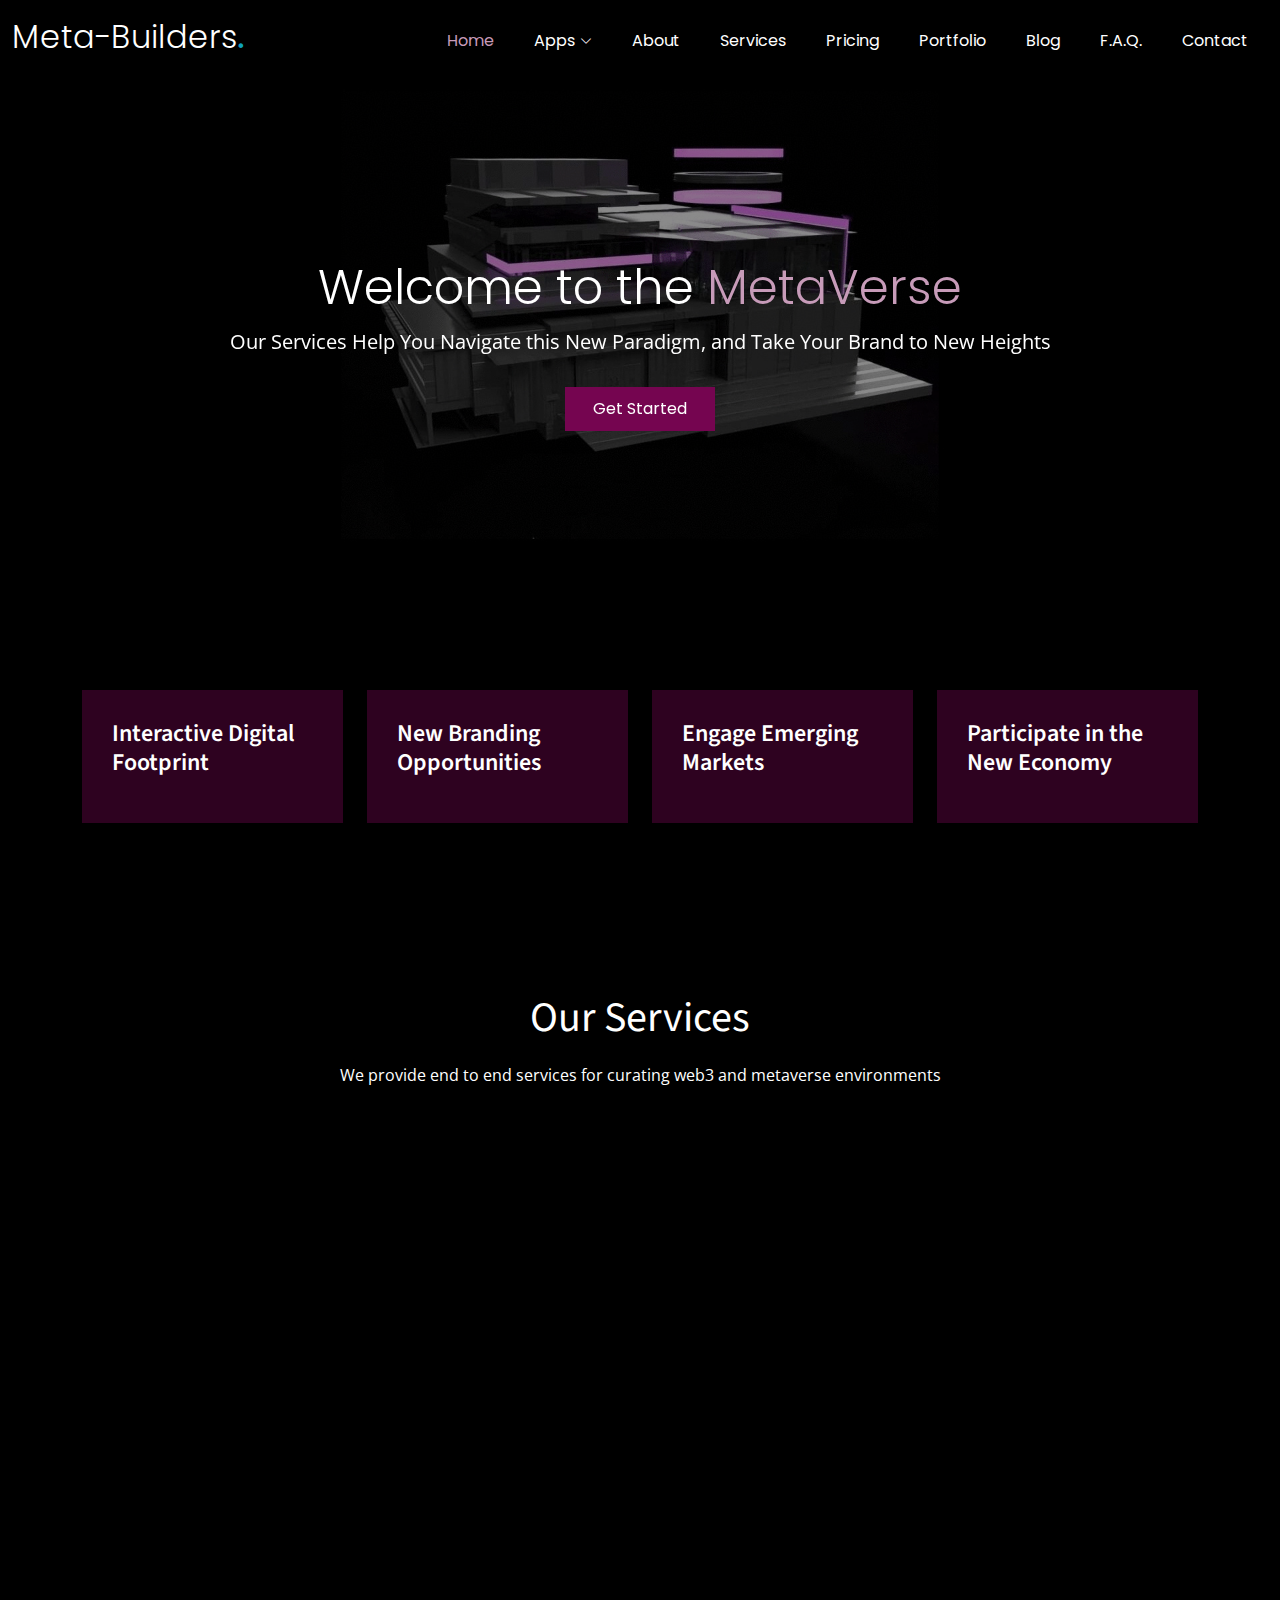
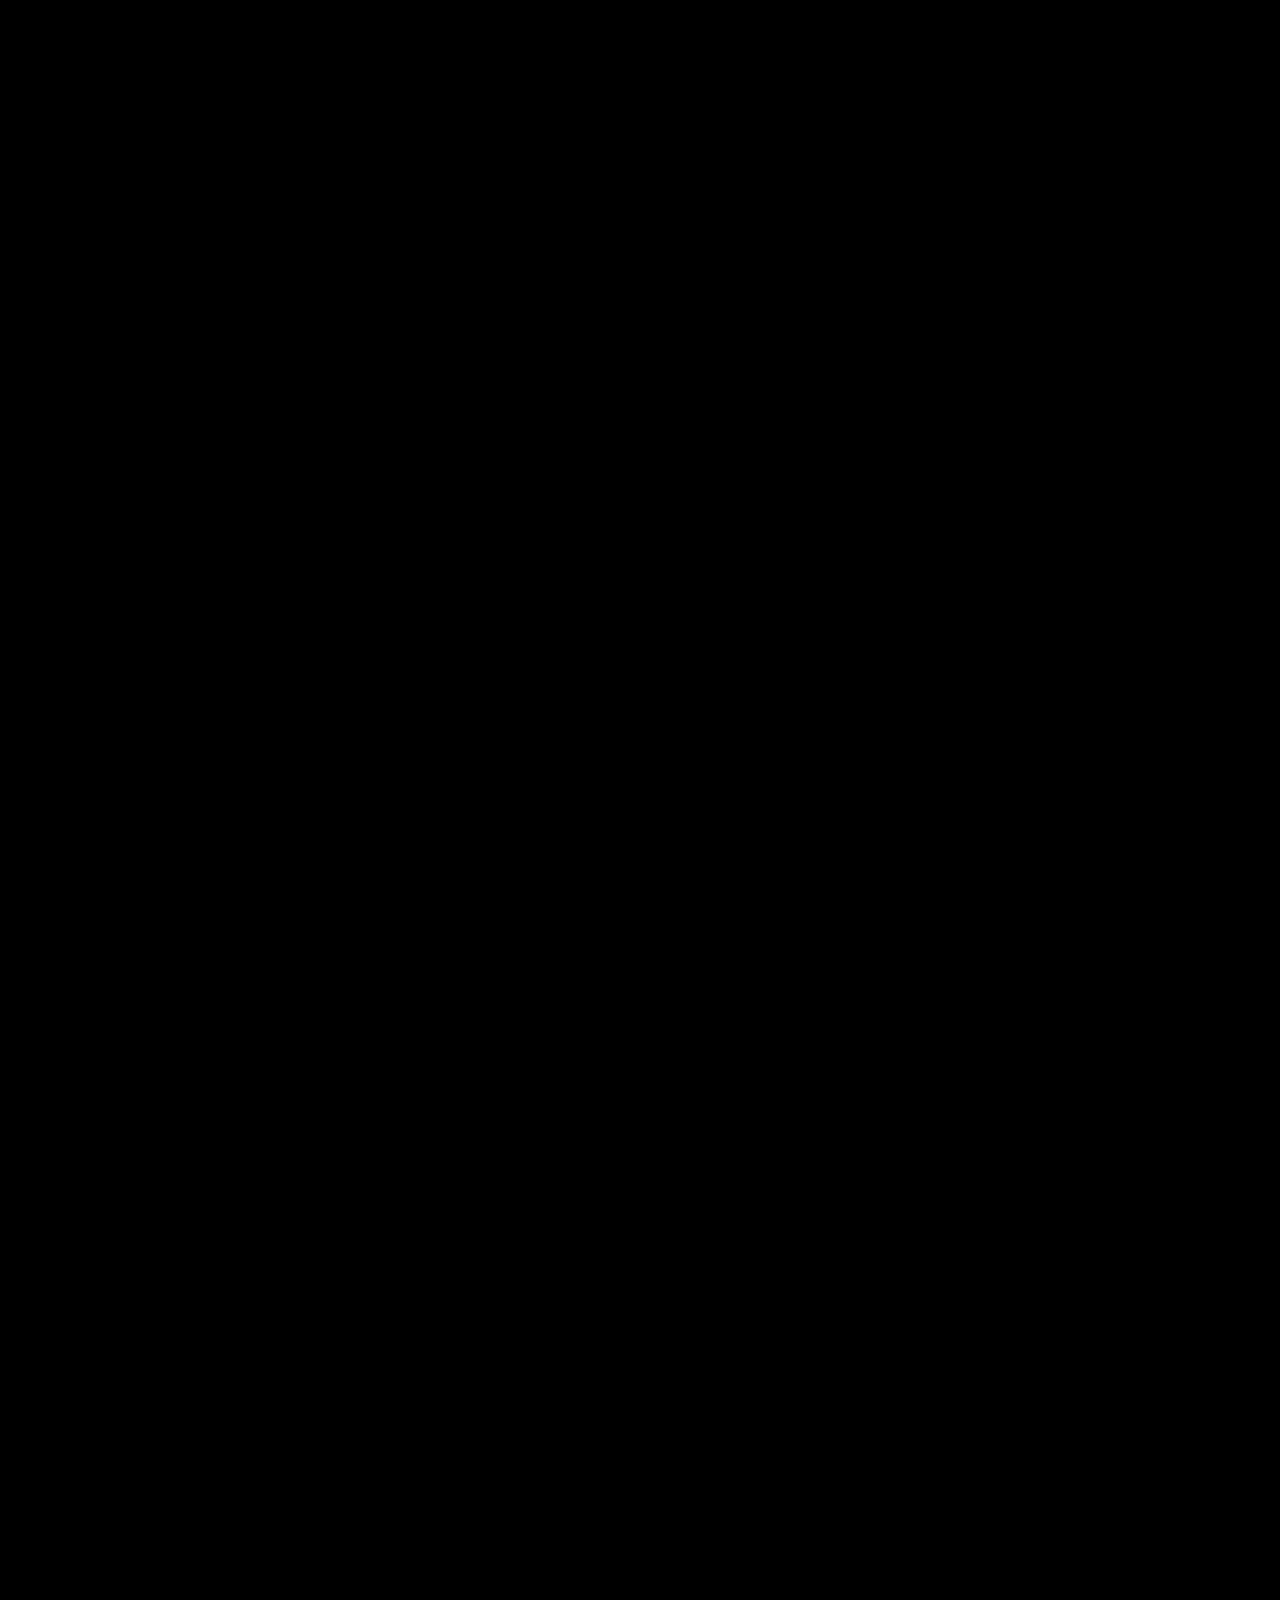
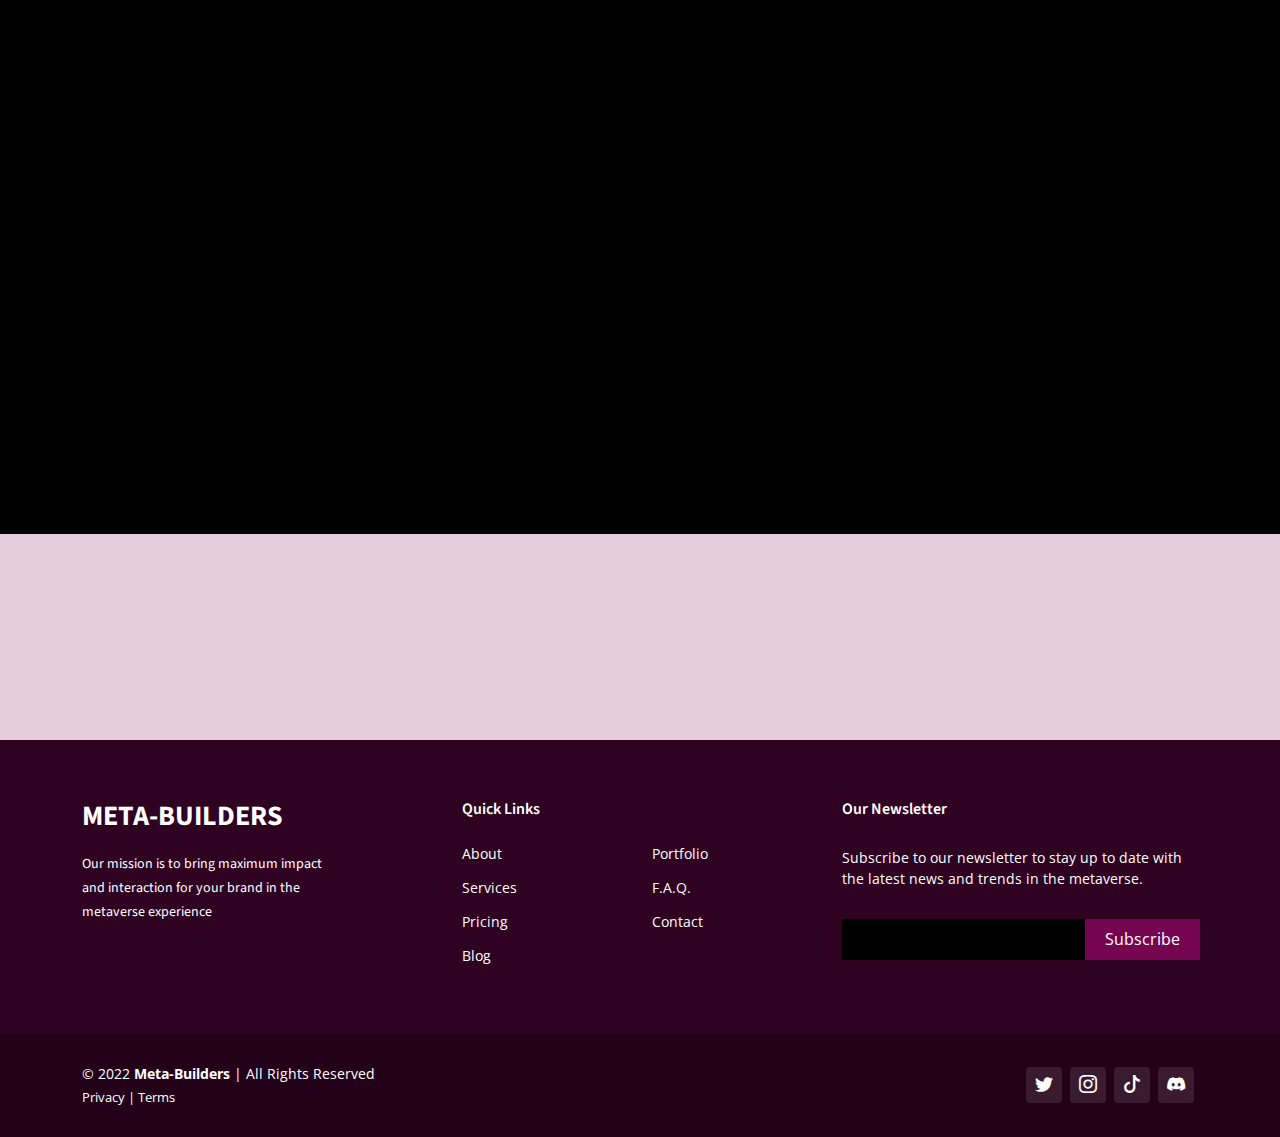
<file: index.html>
<!DOCTYPE html>
<html lang="en">

<head>
  <meta charset="utf-8">
  <meta content="width=device-width, initial-scale=1.0" name="viewport">

  <title>Meta-Builders</title>
  <meta content="" name="description">
  <meta content="" name="keywords">

  <!-- Favicons -->
  <link href="assets/img/favicon.jpg" rel="icon">
  <link href="assets/img/apple-touch-icon.png" rel="apple-touch-icon">

  <!-- Google Fonts -->
  <link rel="preconnect" href="https://fonts.googleapis.com">
  <link rel="preconnect" href="https://fonts.gstatic.com" crossorigin>
  <link href="https://fonts.googleapis.com/css2?family=Open+Sans:ital,wght@0,300;0,400;0,500;0,600;0,700;1,300;1,400;1,500;1,600;1,700&family=Poppins:ital,wght@0,300;0,400;0,500;0,600;0,700;1,300;1,400;1,500;1,600;1,700&family=Source+Sans+Pro:ital,wght@0,300;0,400;0,600;0,700;1,300;1,400;1,600;1,700&display=swap" rel="stylesheet">

  <!-- Vendor CSS Files -->
  <link href="assets/vendor/bootstrap/css/bootstrap.min.css" rel="stylesheet">
  <link href="assets/vendor/bootstrap-icons/bootstrap-icons.css" rel="stylesheet">
  <link href="assets/vendor/aos/aos.css" rel="stylesheet">
  <link href="assets/vendor/glightbox/css/glightbox.min.css" rel="stylesheet">
  <link href="assets/vendor/swiper/swiper-bundle.min.css" rel="stylesheet">

  <!-- Variables CSS Files. Uncomment your preferred color scheme -->
  <link href="assets/css/variables.css" rel="stylesheet">
  <!-- <link href="assets/css/variables-blue.css" rel="stylesheet"> -->
  <!-- <link href="assets/css/variables-green.css" rel="stylesheet"> -->
  <!-- <link href="assets/css/variables-orange.css" rel="stylesheet"> -->
  <!-- <link href="assets/css/variables-purple.css" rel="stylesheet"> -->
  <!-- <link href="assets/css/variables-red.css" rel="stylesheet"> -->
  <!-- <link href="assets/css/variables-pink.css" rel="stylesheet"> -->

  <!-- Template Main CSS File -->
  <link href="assets/css/main.css" rel="stylesheet">

  <!-- =======================================================
  * Template Name: HeroBiz - v2.0.0
  * Template URL: https://bootstrapmade.com/herobiz-bootstrap-business-template/
  * Author: BootstrapMade.com
  * License: https://bootstrapmade.com/license/
  ======================================================== -->
</head>

<body>

  <!-- ======= Header ======= -->
  <header id="header" class="header fixed-top" data-scrollto-offset="0">
    <div class="container-fluid d-flex align-items-center justify-content-between">

      <a href="index.html" class="logo d-flex align-items-center scrollto me-auto me-lg-0">
        <!-- Uncomment the line below if you also wish to use an image logo -->
        <!-- <img src="assets/img/logo.png" alt=""> -->
        <h1>Meta-Builders<span>.</span></h1>
      </a>

      <nav id="navbar" class="navbar">
        <ul>
          <li><a href="index.html"  class="active">Home</a></li>

          <li class="dropdown"><a href="#"><span>Apps</span> <i class="bi bi-chevron-down dropdown-indicator"></i></a>
            <ul>
              <li><a href="nfd.html">Non Fungible Data</a></li>
            </ul>
          </li>
          <li><a class="nav-link scrollto" href="about.html">About</a></li>
          <li><a class="nav-link scrollto" href="index.html#services">Services</a></li>
          <li><a class="nav-link scrollto" href="index.html#pricing">Pricing</a></li>
          <li><a class="nav-link scrollto" href="portfolio.html">Portfolio</a></li>
          <li><a class="nav-link scrollto" href="blog.html">Blog</a></li>
          <li><a class="nav-link scrollto" href="faq.html">F.A.Q.</a></li>

          <li><a class="nav-link scrollto" href="contact.html">Contact</a></li>
        </ul>
        <i class="bi bi-list mobile-nav-toggle d-none"></i>
      </nav><!-- .navbar -->

    <!--  <a class="btn-getstarted scrollto" href="index.html#pricing">Get Started</a> -->

    </div>
  </header><!-- End Header -->



  <section id="hero-static" class="hero-static d-flex align-items-center">
    <div class="container d-flex flex-column justify-content-center align-items-center text-center position-relative" data-aos="zoom-out">
      <h2>Welcome to the <span>MetaVerse</span></h2>
      <p>Our Services Help You Navigate this New Paradigm, and Take Your Brand to New Heights</p>
      <div class="d-flex">
        <a href="#pricing" class="btn-get-started scrollto">Get Started</a>
    <!--    <a href="https://www.youtube.com/watch?v=LXb3EKWsInQ" class="glightbox btn-watch-video d-flex align-items-center"><i class="bi bi-play-circle"></i><span>Watch Video</span></a> -->
      </div>
    </div>
  </section>

  <main id="main">

    <!-- ======= Featured Services Section ======= -->
    <section id="featured-services" class="featured-services">
      <div class="container">

        <div class="row gy-4">

          <div class="col-xl-3 col-md-6 d-flex" data-aos="zoom-out">
            <div class="service-item position-relative">
              <h4><a href="" class="stretched-link">Interactive Digital Footprint</a></h4>
              <p></p>
            </div>
          </div><!-- End Service Item -->

          <div class="col-xl-3 col-md-6 d-flex" data-aos="zoom-out" data-aos-delay="200">
            <div class="service-item position-relative">
              <h4><a href="" class="stretched-link">New Branding Opportunities</a></h4>
              <p></p>
            </div>
          </div><!-- End Service Item -->

          <div class="col-xl-3 col-md-6 d-flex" data-aos="zoom-out" data-aos-delay="400">
            <div class="service-item position-relative">
              <h4><a href="" class="stretched-link">Engage Emerging Markets</a></h4>
              <p></p>
            </div>
          </div><!-- End Service Item -->

          <div class="col-xl-3 col-md-6 d-flex" data-aos="zoom-out" data-aos-delay="600">
            <div class="service-item position-relative">
              <h4><a href="" class="stretched-link">Participate in the New Economy</a></h4>
              <p></p>
            </div>
          </div><!-- End Service Item -->

        </div>

      </div>
    </section><!-- End Featured Services Section -->



    <!-- ======= Features Section ======= -->
    <section id="services" class="features">


      <div class="section-header">
        <h2>Our Services</h2>
      <p>We provide end to end services for curating web3 and metaverse environments </p>
      </div>


      <div class="container" data-aos="fade-up">




        <ul class="nav nav-tabs row gy-4 d-flex">

          <li class="nav-item col-6 col-md-4 col-lg-2">
            <a class="nav-link active show" data-bs-toggle="tab" data-bs-target="#tab-1">
              <i class="bi bi-card-image color-white"></i>
              <h4>NFTs</h4>
            </a>
          </li><!-- End Tab 1 Nav -->

          <li class="nav-item col-6 col-md-4 col-lg-2">
            <a class="nav-link" data-bs-toggle="tab" data-bs-target="#tab-2">
              <i class="bi bi-building color-white"></i>
              <h4>MetaVerse</h4>
            </a>
          </li><!-- End Tab 2 Nav -->

          <li class="nav-item col-6 col-md-4 col-lg-2">
            <a class="nav-link" data-bs-toggle="tab" data-bs-target="#tab-3">
              <i class="bi bi-credit-card color-white"></i>
              <h4>Payments</h4>
            </a>
          </li><!-- End Tab 3 Nav -->

          <li class="nav-item col-6 col-md-4 col-lg-2">
            <a class="nav-link" data-bs-toggle="tab" data-bs-target="#tab-4">
              <i class="bi bi-puzzle color-white"></i>
              <h4>Web3</h4>
            </a>
          </li><!-- End Tab 4 Nav -->

          <li class="nav-item col-6 col-md-4 col-lg-2">
            <a class="nav-link" data-bs-toggle="tab" data-bs-target="#tab-5">
              <i class="bi bi-code-slash color-white"></i>
              <h4>Smart Contracts</h4>
            </a>
          </li><!-- End Tab 5 Nav -->

          <li class="nav-item col-6 col-md-4 col-lg-2">
            <a class="nav-link" data-bs-toggle="tab" data-bs-target="#tab-6">
              <i class="bi bi-people color-white"></i>
              <h4>Community</h4>
            </a>
          </li><!-- End Tab 6 Nav -->

        </ul>

        <div class="tab-content">

          <div class="tab-pane active show" id="tab-1">
            <div class="row gy-4">
              <div class="col-lg-8 order-2 order-lg-1" data-aos="fade-up" data-aos-delay="100">
                <h3>Non Fungible Tokens</h3>
                <p class="fst-italic">
                </p>
                <p>Data ownership is the cornerstone of web3 and the metaverse. NFTs fully represent a participants ownership of membership, digital assets, physical assets, access, priviledges, voting rights and more.
                </p>
                <p>
                </p>
              </div>
              <div class="col-lg-4 order-1 order-lg-2 text-center" data-aos="fade-up" data-aos-delay="200">
                <img src="assets/img/owls.webp" alt="" class="img-fluid">
              </div>
            </div>
          </div><!-- End Tab Content 1 -->

          <div class="tab-pane" id="tab-2">
            <div class="row gy-4">
              <div class="col-lg-8 order-2 order-lg-1">
                <h3>MetaVerse</h3>
                <p>The metaverse is the social digital experience which is quickly reframing how we engage and interact with brands, products and services.
                </p>
                <p>
                </p>
              </div>
              <div class="col-lg-4 order-1 order-lg-2 text-center">
                <img src="assets/img/portfolio/d.png" alt="" class="img-fluid">
              </div>
            </div>
          </div><!-- End Tab Content 2 -->

          <div class="tab-pane" id="tab-3">
            <div class="row gy-4">
              <div class="col-lg-8 order-2 order-lg-1">
                <h3>Payments</h3>
                <p>Digital payments enables a broader access to your content and products. We have very in depth knowledge of the payment rails for engaging and interacting on multiple dimensions of digital commerce.
                </p>
                <p>
                    </p>
              </div>
              <div class="col-lg-4 order-1 order-lg-2 text-center">
                <img src="assets/img/payments.png" alt="" class="img-fluid">
              </div>
            </div>
          </div><!-- End Tab Content 3 -->

          <div class="tab-pane" id="tab-4">
            <div class="row gy-4">
              <div class="col-lg-8 order-2 order-lg-1">
                <h3>Web3</h3>
                <p>The multi faceted emergent digital experience - the comibination of metaverse, nfts, tokenomics, daos, and everything inbetween. If it talks to the blockchain, our team can integrate it
                  as a feature for your project.
                </p>
                <p>
                    </p>
              </div>
              <div class="col-lg-4 order-1 order-lg-2 text-center">
                <img src="assets/img/service1.jpg" alt="" class="img-fluid">
              </div>
            </div>
          </div><!-- End Tab Content 4 -->

          <div class="tab-pane" id="tab-5">
            <div class="row gy-4">
              <div class="col-lg-8 order-2 order-lg-1">
                <h3>Smart Contracts</h3>
                <p>Self executing applications on the blockchain, defined by the parameters in the code. Building custom smart contracts is an art in itself, Our team of builders can create, audit, and deploy smart contracts
                  based on the requirements of your project.
                </p>
                <p>
                </p>
              </div>
              <div class="col-lg-4 order-1 order-lg-2 text-center">
                <img src="assets/img/portfolio/b.png" alt="" class="img-fluid">
              </div>
            </div>
          </div><!-- End Tab Content 5 -->

          <div class="tab-pane" id="tab-6">
            <div class="row gy-4">
              <div class="col-lg-8 order-2 order-lg-1">
                <h3>Community</h3>
                <p>Community engagement is the critical mass for any project and organization.
                  With the right integrations and tooling, your community engagement and management can scale with the growth of the ecosystem.
                </p>
                <p>
                </p>
              </div>
              <div class="col-lg-4 order-1 order-lg-2 text-center">
                <img src="assets/img/service2.jpg" alt="" class="img-fluid">
              </div>
            </div>
          </div><!-- End Tab Content 6 -->

        </div>

      </div>
    </section><!-- End Features Section -->

    <!-- ======= Pricing Section ======= -->
    <section id="pricing" class="pricing">
      <div class="container" data-aos="fade-up">

        <div class="section-header">
          <h2>Our Pricing</h2>
          <p>Wherever you are with your project, our packages will help you get to your desired goal and exceed your expectations.</p>
        </div>

        <div class="row gy-4">

          <div class="col-lg-4" data-aos="zoom-in" data-aos-delay="200">
            <div class="pricing-item">

              <div class="pricing-header">
                <h3>Meta Project <br> Starter</h3>
                <h4><sup>$</sup>499</h4>
              </div>

              <ul>

                <li>Make a plan for your NFT project with our dedicated team. This package includes a detailed document with notes taken during the
                  consultation, an NFT receipt, and a project portfolio. Project Development package starts at $249.00 an hour with a 2 hour minimum.</li>
                <li><i class="bi bi-dot"></i> <span>2 Hours of Consultation</span></li>
                      <li class="na"><i class="bi bi-x"></i> <span>NFT Development</span></li>
                <li class="na"><i class="bi bi-x"></i> <span>MetaVerse Development</span></li>
                <li class="na"><i class="bi bi-x"></i> <span>SmartContract Development</span></li>

              </ul>

              <div class="text-center mt-auto">
                <a href="contact.html" class="buy-btn">Purchase</a>
              </div>

            </div>
          </div><!-- End Pricing Item -->

          <div class="col-lg-4" data-aos="zoom-in" data-aos-delay="400">
            <div class="pricing-item">

              <div class="pricing-header">
                <h3>NFT <br>Development</h3>
                <h4><sup>$</sup>5,999</h4>
              </div>

              <ul>
                <li>Your project is about to get real. This package includes the development of your NFT Project with 4 hours of consultation,
                  minting and curated media for all of those cool crypto collectibles you are about to make!</li>
                <li><i class="bi bi-dot"></i> <span>4 Hours of Consultation</spa>
                </li>
                <li><i class="bi bi-dot"></i> <span>NFT Development</span></li>
                <li class="na"><i class="bi bi-x"></i> <span>MetaVerse Development</span></li>
                  <li class="na"><i class="bi bi-x"></i> <span>SmartContract Development</span></li>

              </ul>

              <div class="text-center mt-auto">
                <a href="contact.html" class="buy-btn">Purchase</a>
              </div>

            </div>
          </div><!-- End Pricing Item -->

          <div class="col-lg-4" data-aos="zoom-in" data-aos-delay="600">
            <div class="pricing-item">

              <div class="pricing-header">
                <h3>MetaVerse & NFT <br> Development</h3>
                <h4><sup>$</sup>34,999</h4>
              </div>

              <ul>
                <li> Your project has been elevated to a new level! In this package you will receive project development, NFT collection development,social media activation,
                  and a fully functional website. You can also expect 30 days worth of 1 hour consultations (Non-stackable)</li>
                <li><i class="bi bi-dot"></i> <span>40 Hours of Consultation</span></li>
                <li><i class="bi bi-dot"></i> <span>NFT Development</span></li>
                <li><i class="bi bi-dot"></i> <span>MetaVerse Development</span></li>
                  <li class="na"><i class="bi bi-x"></i> <span>SmartContract Development</span></li>
              </ul>

              <div class="text-center mt-auto">
                <a href="contact.html" class="buy-btn">Purchase</a>
              </div>

            </div>
          </div><!-- End Pricing Item -->

        </div>


 </br><br>
        <div class="row gy-4">

          <div class="col-lg-4" data-aos="zoom-in" data-aos-delay="200">
            <div class="pricing-item">

              <div class="pricing-header">
                <h3>NFT & Metaverse <br> Development +</h3>
                <h4><sup>$</sup>99,999</h4>
              </div>

              <ul>

                <li>With 3 months of 1 hour consultations (non-stackable) per day to curate your project to be nothing short of excellent. This package is perfect for those looking for the premium service to set their brand above the competition.
                  Your digital storefront will be built on real estate we provide for you.  A website and social media package is included in this package.</li>
                <li><i class="bi bi-dot"></i> <span>90 Hours of Consultation</span></li>
                <li><i class="bi bi-dot"></i> <span>NFT Development</span></li>
                <li><i class="bi bi-dot"></i> <span>MetaVerse Development</span></li>
                  <li class="na"><i class="bi bi-x"></i> <span>SmartContract Development</span></li>


              </ul>

              <div class="text-center mt-auto">
                <a href="contact.html" class="buy-btn">Purchase</a>
              </div>

            </div>
          </div><!-- End Pricing Item -->

          <div class="col-lg-4" data-aos="zoom-in" data-aos-delay="400">
            <div class="pricing-item">

              <div class="pricing-header">
                <h3>Custom NFT Marketplace</h3>
                <h4><sup>$</sup>149,999</h4>
              </div>

              <ul>
                <li>We will deploy a custom web3 NFT marketplace for your brand! This marketplace can be made accessible in metaverse environments of your choosing.  </li>
                <li><i class="bi bi-dot"></i> <span>90 Hours of Consultation</span></li>
                <li><i class="bi bi-dot"></i> <span>NFT Development</span></li>
                <li><i class="bi bi-dot"></i> <span>MetaVerse Development</span></li>
                  <li><i class="bi bi-dot"></i> <span>SmartContract Development</span></li>
              </ul>

              <div class="text-center mt-auto">
                <a href="contact.html" class="buy-btn">Purchase</a>
              </div>

            </div>
          </div><!-- End Pricing Item -->

          <div class="col-lg-4" data-aos="zoom-in" data-aos-delay="600">
            <div class="pricing-item">

              <div class="pricing-header">
                <h3>Custom <br> Development</h3>
                <h4><sup>$</sup>TBD</h4>
              </div>

              <ul>
                <li> We can go above and beyond our established packages, and curate a customized and integrated solution for your web3 needs,
                  from customized NFT marketplaces to smart contracts, tokenomics, and much more. </li>
                <li><i class="bi bi-dot"></i> <span>Unlimited Consultation</span></li>
                <li><i class="bi bi-dot"></i> <span>NFT Development</span></li>
                <li><i class="bi bi-dot"></i> <span>MetaVerse Development</span></li>
                  <li><i class="bi bi-dot"></i> <span>SmartContract Development</span></li>
              </ul>

              <div class="text-center mt-auto">
                <a href="contact.html" class="buy-btn">Purchase</a>
              </div>

            </div>
          </div><!-- End Pricing Item -->

        </div>




      </div>
    </section><!-- End Pricing Section -->



    <!-- ======= Testimonials Section =======
    <section id="testimonials" class="testimonials">
      <div class="container" data-aos="fade-up">

        <div class="testimonials-slider swiper">
          <div class="swiper-wrapper">

            <div class="swiper-slide">
              <div class="testimonial-item">
                <img src="assets/img/testimonials/testimonials-1.jpg" class="testimonial-img" alt="">
                <h3>Saul Goodman</h3>
                <h4>Ceo &amp; Founder of NFT's Unlimited</h4>

                <p>
                  <i class="bi bi-quote quote-icon-left"></i>
                  This is Good Testimony<i class="bi bi-quote quote-icon-right"></i>
                </p>
              </div>
            </div>


            <div class="swiper-slide">
              <div class="testimonial-item">
                <img src="assets/img/testimonials/testimonials-2.jpg" class="testimonial-img" alt="">
                <h3>Sara Wilsson</h3>
                <h4>Designer at Hedged Max</h4>

                <p>
                  <i class="bi bi-quote quote-icon-left"></i>
                I endorse these Services
                  <i class="bi bi-quote quote-icon-right"></i>
                </p>
              </div>
            </div>


          </div>
        </div>

      </div>
    </section>  -->


    <!-- ======= Clients Section ======= -->
    <section id="clients" class="clients">
      <div class="container" data-aos="zoom-out">

        <div class="clients-slider swiper">
          <div class="swiper-wrapper align-items-center">
            <div class="swiper-slide"><img src="assets/img/clients/atomic.svg" class="img-fluid" alt=""></div>
            <div class="swiper-slide"><img src="assets/img/clients/opensea.png" class="img-fluid" alt=""></div>
            <div class="swiper-slide"><img src="assets/img/clients/decentraland.png" class="img-fluid" alt=""></div>
            <div class="swiper-slide"><img src="assets/img/clients/wax.png" class="img-fluid" alt=""></div>

            <div class="swiper-slide"><img src="assets/img/clients/uplift.png" class="img-fluid" alt=""></div>


          </div>
        </div>

      </div>
    </section><!-- End Clients Section -->




  </main><!-- End #main -->

  <!-- ======= Footer ======= -->
  <footer id="footer" class="footer">

    <div class="footer-content">
      <div class="container">
        <div class="row">

          <div class="col-lg-3 col-md-6">
            <div class="footer-info">
              <h3>Meta-Builders</h3>
              <p>
               Our mission is to bring maximum impact and interaction for your brand in the metaverse experience</p>
            </div>
          </div>

          <div class="col-lg-1 col-md-6">

          </div>

          <div class="col-lg-2 col-md-6 footer-links">
            <h4>Quick Links</h4>
            <ul>
              <li> <a href="about.html">About</a></li>
              <li> <a href="index.html#services">Services</a></li>
              <li> <a href="index.html#pricing">Pricing</a></li>
                <li> <a href="blog.html">Blog</a></li>
            </ul>
          </div>

          <div class="col-lg-2 col-md-6 footer-links">
            <h4>&nbsp</h4>
            <ul>
              <li> <a href="portfolio.html">Portfolio</a></li>
              <li> <a href="faq.html">F.A.Q.</a></li>
              <li> <a href="contact.html">Contact</a></li>
            </ul>
          </div>

          <div class="col-lg-4 col-md-6 footer-newsletter">
            <h4>Our Newsletter</h4>
            <p>Subscribe to our newsletter to stay up to date with the latest news and trends in the metaverse.</p>
            <form action="" method="post">
              <input type="email" name="email"><input type="submit" value="Subscribe">
            </form>

          </div>

        </div>
      </div>
    </div>

    <div class="footer-legal text-center">
      <div class="container d-flex flex-column flex-lg-row justify-content-center justify-content-lg-between align-items-center">

        <div class="d-flex flex-column align-items-center align-items-lg-start">
          <div class="copyright">
            &copy; 2022 <strong><span>Meta-Builders</span></strong> | All Rights Reserved
          </div>
          <div class="credits">
            <!-- All the links in the footer should remain intact. -->
            <!-- You can delete the links only if you purchased the pro version. -->
            <!-- Licensing information: https://bootstrapmade.com/license/ -->
            <!-- Purchase the pro version with working PHP/AJAX contact form: https://bootstrapmade.com/herobiz-bootstrap-business-template/ -->
            <a href="privacy.html" target="_blank">Privacy</a> | <a href="terms.html/" target="_blank">Terms</a>         </div>
        </div>

     <div class="social-links order-first order-lg-last mb-3 mb-lg-0">
          <a href="https://twitter.com/meta_builders" target="_blank" class="twitter"><i class="bi bi-twitter"></i></a>
          <a href="https://www.instagram.com/metabuildersgroup/" target="_blank" class="twitter"><i class="bi bi-instagram"></i></a>
          <a href="https://tiktok.com/metabuildersgroup" target="_blank" class="twitter"><i class="bi bi-tiktok"></i></a>
          <a href="https://discord.gg/metabuilders" target="_blank" class="twitter"><i class="bi bi-discord"></i></a>
        </div>

      </div>
    </div>

  </footer><!-- End Footer -->


  <div id="preloader"></div>

  <!-- Vendor JS Files -->
  <script src="assets/vendor/bootstrap/js/bootstrap.bundle.min.js"></script>
  <script src="assets/vendor/aos/aos.js"></script>
  <script src="assets/vendor/glightbox/js/glightbox.min.js"></script>
  <script src="assets/vendor/isotope-layout/isotope.pkgd.min.js"></script>
  <script src="assets/vendor/swiper/swiper-bundle.min.js"></script>
  <script src="assets/vendor/php-email-form/validate.js"></script>

  <!-- Template Main JS File -->
  <script src="assets/js/main.js"></script>

</body>

</html>
</file>
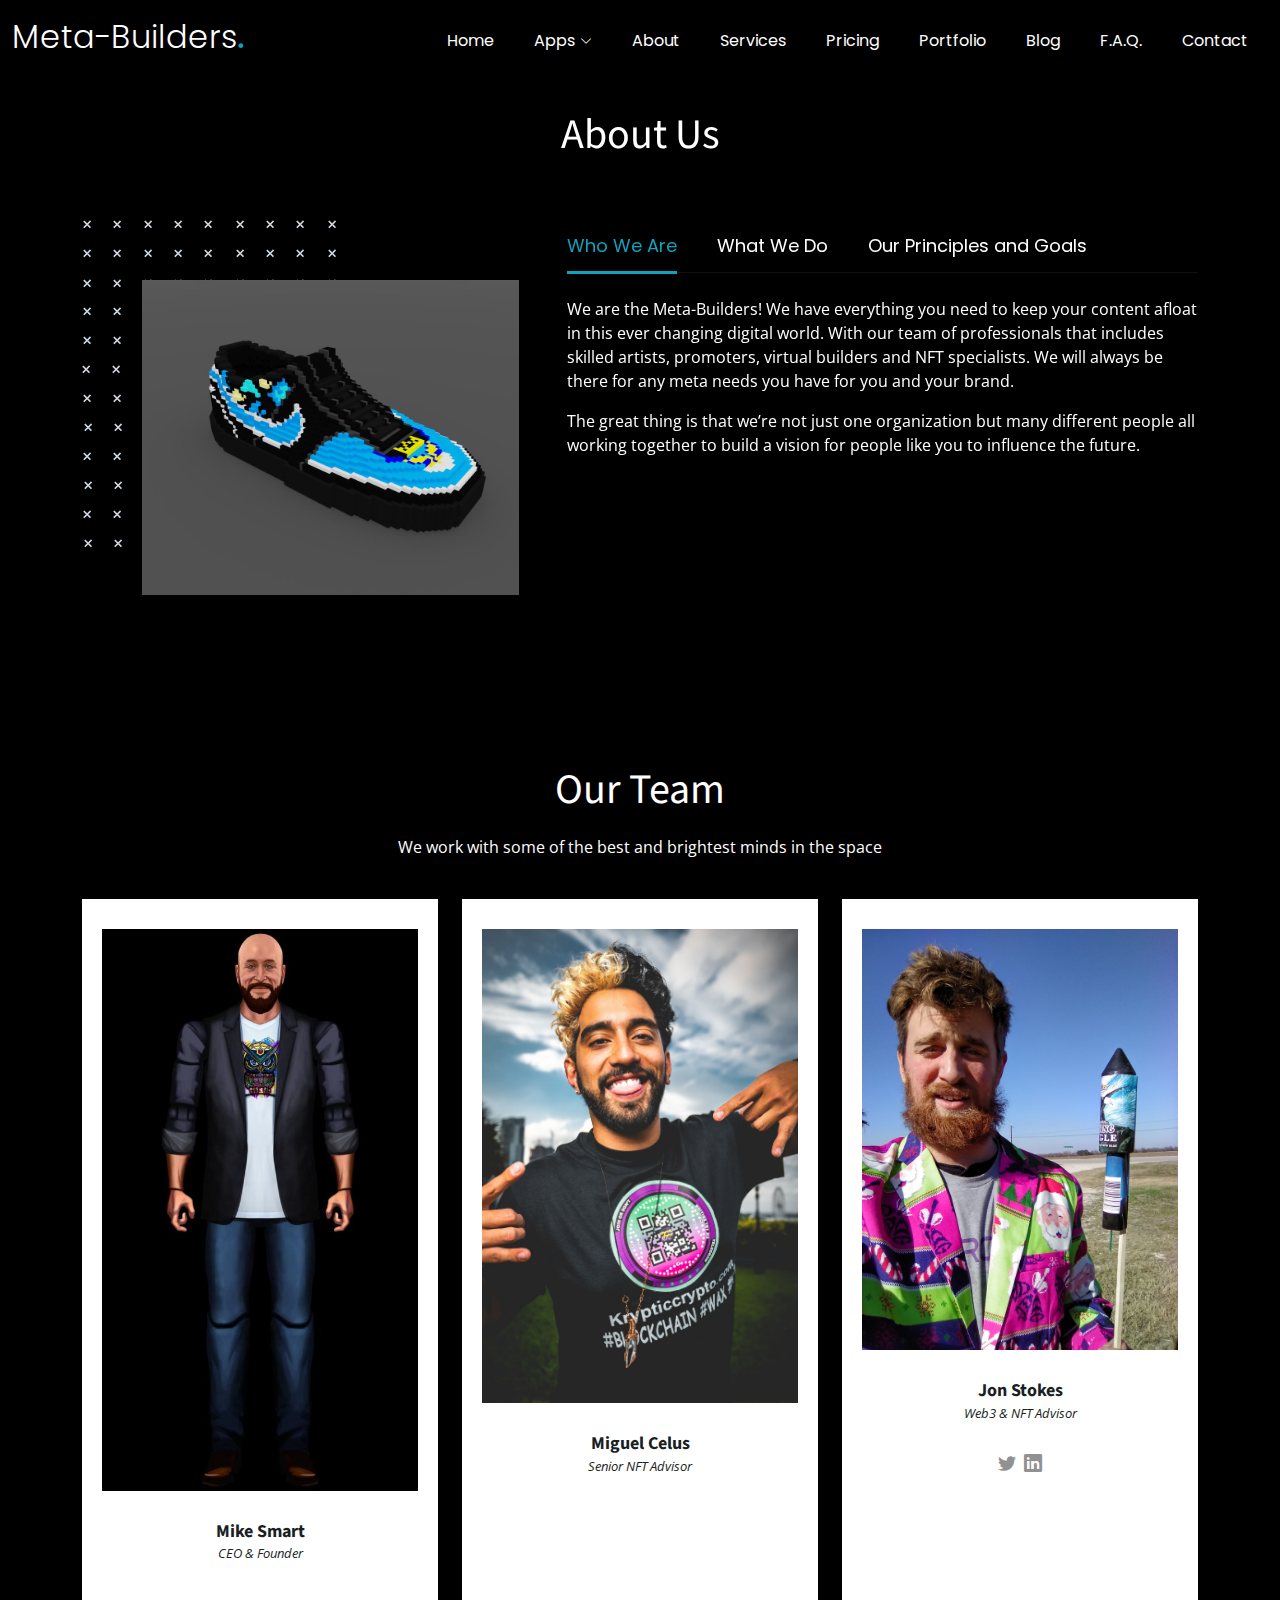
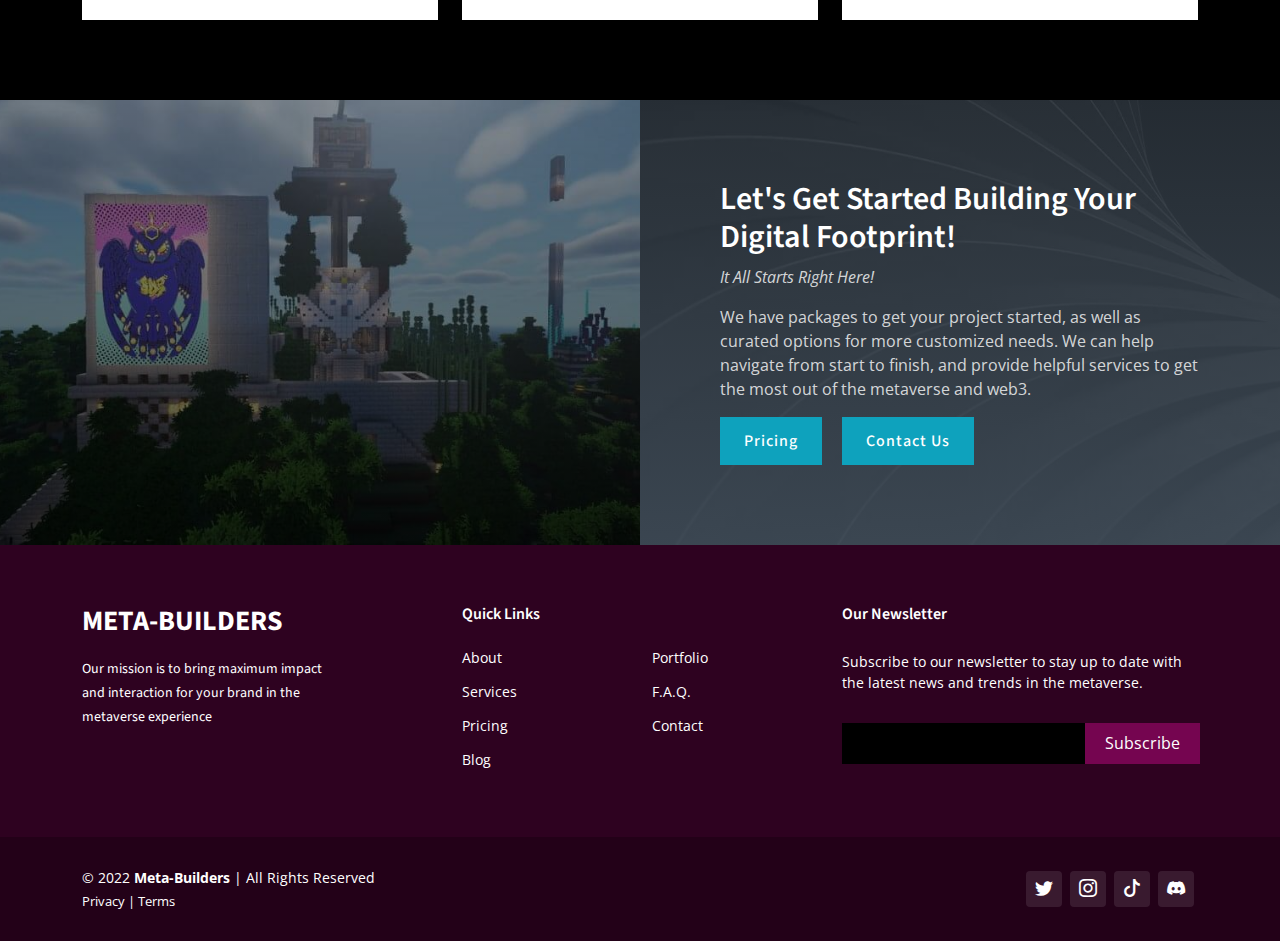
<file: about.html>
<!DOCTYPE html>
<html lang="en">

<head>
  <meta charset="utf-8">
  <meta content="width=device-width, initial-scale=1.0" name="viewport">

  <title>Meta-Builders</title>
  <meta content="" name="description">
  <meta content="" name="keywords">

  <!-- Favicons -->
  <link href="assets/img/favicon.png" rel="icon">
  <link href="assets/img/apple-touch-icon.png" rel="apple-touch-icon">

  <!-- Google Fonts -->
  <link rel="preconnect" href="https://fonts.googleapis.com">
  <link rel="preconnect" href="https://fonts.gstatic.com" crossorigin>
  <link href="https://fonts.googleapis.com/css2?family=Open+Sans:ital,wght@0,300;0,400;0,500;0,600;0,700;1,300;1,400;1,500;1,600;1,700&family=Poppins:ital,wght@0,300;0,400;0,500;0,600;0,700;1,300;1,400;1,500;1,600;1,700&family=Source+Sans+Pro:ital,wght@0,300;0,400;0,600;0,700;1,300;1,400;1,600;1,700&display=swap" rel="stylesheet">

  <!-- Vendor CSS Files -->
  <link href="assets/vendor/bootstrap/css/bootstrap.min.css" rel="stylesheet">
  <link href="assets/vendor/bootstrap-icons/bootstrap-icons.css" rel="stylesheet">
  <link href="assets/vendor/aos/aos.css" rel="stylesheet">
  <link href="assets/vendor/glightbox/css/glightbox.min.css" rel="stylesheet">
  <link href="assets/vendor/swiper/swiper-bundle.min.css" rel="stylesheet">

  <!-- Variables CSS Files. Uncomment your preferred color scheme -->
  <link href="assets/css/variables.css" rel="stylesheet">
  <!-- <link href="assets/css/variables-blue.css" rel="stylesheet"> -->
  <!-- <link href="assets/css/variables-green.css" rel="stylesheet"> -->
  <!-- <link href="assets/css/variables-orange.css" rel="stylesheet"> -->
  <!-- <link href="assets/css/variables-purple.css" rel="stylesheet"> -->
  <!-- <link href="assets/css/variables-red.css" rel="stylesheet"> -->
  <!-- <link href="assets/css/variables-pink.css" rel="stylesheet"> -->

  <!-- Template Main CSS File -->
  <link href="assets/css/main.css" rel="stylesheet">

  <!-- =======================================================
  * Template Name: HeroBiz - v2.0.0
  * Template URL: https://bootstrapmade.com/herobiz-bootstrap-business-template/
  * Author: BootstrapMade.com
  * License: https://bootstrapmade.com/license/
  ======================================================== -->
</head>

<body>

  <!-- ======= Header ======= -->
  <header id="header" class="header fixed-top" data-scrollto-offset="0">
    <div class="container-fluid d-flex align-items-center justify-content-between">

      <a href="index.html" class="logo d-flex align-items-center scrollto me-auto me-lg-0">
        <!-- Uncomment the line below if you also wish to use an image logo -->
        <!-- <img src="assets/img/logo.png" alt=""> -->
        <h1>Meta-Builders<span>.</span></h1>
      </a>

      <nav id="navbar" class="navbar">
        <ul>
          <li><a href="index.html">Home</a></li>

          <li class="dropdown"><a href="#"><span>Apps</span> <i class="bi bi-chevron-down dropdown-indicator"></i></a>
            <ul>
              <li><a href="nfd.html">NFDs</a></li>
            </ul>
          </li>
          <li><a class="nav-link scrollto" href="about.html" class="active">About</a></li>
          <li><a class="nav-link scrollto" href="index.html#services">Services</a></li>
          <li><a class="nav-link scrollto" href="index.html#pricing">Pricing</a></li>
          <li><a class="nav-link scrollto" href="portfolio.html">Portfolio</a></li>
          <li><a class="nav-link scrollto" href="blog.html">Blog</a></li>
          <li><a class="nav-link scrollto" href="faq.html">F.A.Q.</a></li>

          <li><a class="nav-link scrollto" href="contact.html">Contact</a></li>
        </ul>
        <i class="bi bi-list mobile-nav-toggle d-none"></i>
      </nav><!-- .navbar -->

    <!--    <a class="btn-getstarted scrollto" href="index.html#pricing">Get Started</a> -->
    </div>
  </header><!-- End Header -->

  <main id="main">



    <!-- ======= About Section ======= -->
    <section id="about" class="about">
      <div class="container" data-aos="fade-up">

        <div class="section-header">
          <h2>About Us</h2>
        </div>

        <div class="row g-4 g-lg-5" data-aos="fade-up" data-aos-delay="200">

          <div class="col-lg-5">
            <div class="about-img">
              <img src="assets/img/about.jpg" class="img-fluid" alt="">
            </div>
          </div>

          <div class="col-lg-7">

            <!-- Tabs -->
            <ul class="nav nav-pills mb-3">
              <li><a class="nav-link active" data-bs-toggle="pill" href="#tab1">Who We Are</a></li>
              <li><a class="nav-link" data-bs-toggle="pill" href="#tab2">What We Do</a></li>
              <li><a class="nav-link" data-bs-toggle="pill" href="#tab3">Our Principles and Goals</a></li>
            </ul><!-- End Tabs -->

            <!-- Tab Content -->
            <div class="tab-content">

              <div class="tab-pane fade show active" id="tab1">

                <p class="fst-italic"></p>

                <div class="d-flex align-items-center mt-4">
                </div>


              <p>We are the Meta-Builders! We have everything you need to keep your content afloat in this ever changing digital world. With our team of professionals that includes skilled artists,
                promoters, virtual builders and NFT specialists. We will always be there for any meta needs you have for you and your brand.</p>

                <p>
                  The great thing is that we’re not just one organization but many different people all working together to build a vision for people like you to influence the future. </p>


              </div><!-- End Tab 1 Content -->

              <div class="tab-pane fade show" id="tab2">

                <p class="fst-italic"></p>

                <div class="d-flex align-items-center mt-4">
                </div>

                <p>Meta-Builders is a full suite of creative services to translate products into digital representations of themselves. We specialize in building
                and marketing client profiles and products in the increasingly popular virtual reality space. </p>
                <p>Meta-Builders offers an easy introduction to immersive experiences for businesses and their prospective customers. As blockchain innovators,
                the company builds virtual spaces for clients to protmote their products and services. Using advanced augmented reality (AR) technology, the expert team of designers,
              programmers, and marketing spcialists combine digital experiences and content with real-life images.</p>

              <p></p>

              </div><!-- End Tab 2 Content -->

              <div class="tab-pane fade show" id="tab3">

                <p class="fst-italic"></p>

                <div class="d-flex align-items-center mt-4">
                </div>
                <p>Our goal is to help projects and personal brands create their virtual spaces in the metaverse.
                  From art creation to building on digital real estate, we provide everything needed for operating in this new ecosystem.</p>

                <p>We will work with you to build the future of commerce by providing custom buildings and digitizing products within the metaverse.
                  Complete with contactless payment solutions and first class marketing, your new metaverse portfolio will be on the cutting edge of innovation.</p>

              </div><!-- End Tab 3 Content -->

            </div>

          </div>

        </div>

      </div>
    </section><!-- End About Section -->



    <!-- ======= Team Section ======= -->
    <section id="team" class="team section-bg">
      <div class="container">

        <div class="section-header">
          <h2>Our Team</h2>
          <p>We work with some of the best and brightest minds in the space</p>
        </div>


        <div class="row">
          <div class="col-lg-4 col-md-6 d-flex align-items-stretch">
            <div class="member">
              <img src="assets/img/team/mike.jpg" alt="">
              <h4>Mike Smart</h4>
              <span>CEO & Founder</span>
              <p>

              </p>
              <div class="social">
              <!--  <a href=""><i class="bi bi-twitter"></i></a>
                <a href=""><i class="bi bi-facebook"></i></a>
                <a href=""><i class="bi bi-instagram"></i></a>
                <a href=""><i class="bi bi-linkedin"></i></a> -->
              </div>
            </div>
          </div>

          <div class="col-lg-4 col-md-6 d-flex align-items-stretch">
            <div class="member">
              <img src="assets/img/team/miggy.jpg" alt="">
              <h4>Miguel Celus</h4>
              <span>Senior NFT Advisor</span>
              <p>

              </p>
              <div class="social">
              <!--  <a href=""><i class="bi bi-twitter"></i></a>
                <a href=""><i class="bi bi-facebook"></i></a>
                <a href=""><i class="bi bi-instagram"></i></a>
                <a href=""><i class="bi bi-linkedin"></i></a> -->
              </div>
            </div>
          </div>

          <div class="col-lg-4 col-md-6 d-flex align-items-stretch">
            <div class="member">
              <img src="assets/img/team/jon.jpg" alt="">
              <h4>Jon Stokes</h4>
              <span>Web3 & NFT Advisor</span>
              <p>
              </p>
              <div class="social">
                <a href="https://twitter.com/smartcontract_" target="_blank"><i class="bi bi-twitter"></i></a>
                <a href="https://linkedin.com/in/blockchaindev" target="_blank"><i class="bi bi-linkedin"></i></a>
              </div>
            </div>
          </div>

        </div>

      </div>
    </section><!-- End Team Section -->

    <!-- ======= On Focus Section ======= -->
    <section id="onfocus" class="onfocus">
      <div class="container-fluid p-0">

        <div class="row g-0">
         <div class="col-lg-6 video-play position-relative">
         <!--    <a href="https://www.youtube.com/watch?v=LXb3EKWsInQ" class="glightbox play-btn"></a> -->
          </div>
          <div class="col-lg-6">
            <div class="content d-flex flex-column justify-content-center h-100">
              <h3>Let's Get Started Building Your Digital Footprint!</h3>
               <p class="fst-italic"> It All Starts Right Here! </p>
              <p>
                We have packages to get your project started, as well as curated options for more customized needs. We can help navigate from start to finish, and provide helpful services to get the most out of the metaverse and web3.
              </p>

              <div class="d-flex">
                         <a href="index.html#pricing"  class="read-more align-self-start"><span>Pricing</span></a>
                         <a href="contact.html" class="read-more align-self-start"><span>Contact Us</span></a>

            </div>


            </div>
          </div>
        </div>

      </div>
    </section><!-- End On Focus Section -->




</main><!-- End #main -->


<!-- ======= Footer ======= -->
<footer id="footer" class="footer">

  <div class="footer-content">
    <div class="container">
      <div class="row">

        <div class="col-lg-3 col-md-6">
          <div class="footer-info">
            <h3>Meta-Builders</h3>
            <p>
             Our mission is to bring maximum impact and interaction for your brand in the metaverse experience</p>
          </div>
        </div>

        <div class="col-lg-1 col-md-6">

        </div>

        <div class="col-lg-2 col-md-6 footer-links">
          <h4>Quick Links</h4>
          <ul>
            <li> <a href="about.html">About</a></li>
            <li> <a href="index.html#services">Services</a></li>
            <li> <a href="index.html#pricing">Pricing</a></li>
              <li> <a href="blog.html">Blog</a></li>
          </ul>
        </div>

        <div class="col-lg-2 col-md-6 footer-links">
          <h4>&nbsp</h4>
          <ul>
            <li> <a href="portfolio.html">Portfolio</a></li>
            <li> <a href="faq.html">F.A.Q.</a></li>
            <li> <a href="contact.html">Contact</a></li>
          </ul>
        </div>

        <div class="col-lg-4 col-md-6 footer-newsletter">
          <h4>Our Newsletter</h4>
          <p>Subscribe to our newsletter to stay up to date with the latest news and trends in the metaverse.</p>
        <form action="https://meta-builders.us14.list-manage.com/subscribe/post?u=8fd414e830c44d4637380622e&amp;id=a15403f240" method="post" id="mc-embedded-subscribe-form" name="mc-embedded-subscribe-form" class="validate" target="_blank" novalidate>
            <input type="email" name="email"><input type="submit" value="Subscribe">
          </form>

        </div>

      </div>
    </div>
  </div>

  <div class="footer-legal text-center">
    <div class="container d-flex flex-column flex-lg-row justify-content-center justify-content-lg-between align-items-center">

      <div class="d-flex flex-column align-items-center align-items-lg-start">
        <div class="copyright">
          &copy; 2022 <strong><span>Meta-Builders</span></strong> | All Rights Reserved
        </div>
        <div class="credits">
          <!-- All the links in the footer should remain intact. -->
          <!-- You can delete the links only if you purchased the pro version. -->
          <!-- Licensing information: https://bootstrapmade.com/license/ -->
          <!-- Purchase the pro version with working PHP/AJAX contact form: https://bootstrapmade.com/herobiz-bootstrap-business-template/ -->
          <a href="privacy.html" target="_blank">Privacy</a> | <a href="terms.html/" target="_blank">Terms</a>         </div>
      </div>

      <div class="social-links order-first order-lg-last mb-3 mb-lg-0">
           <a href="https://twitter.com/meta_builders" target="_blank" class="twitter"><i class="bi bi-twitter"></i></a>
           <a href="https://www.instagram.com/metabuildersgroup/" target="_blank" class="twitter"><i class="bi bi-instagram"></i></a>
           <a href="https://tiktok.com/metabuildersgroup" target="_blank" class="twitter"><i class="bi bi-tiktok"></i></a>
           <a href="https://discord.gg/metabuilders" target="_blank" class="twitter"><i class="bi bi-discord"></i></a>
         </div>

    </div>
  </div>

</footer><!-- End Footer -->


<div id="preloader"></div>

<!-- Vendor JS Files -->
<script src="assets/vendor/bootstrap/js/bootstrap.bundle.min.js"></script>
<script src="assets/vendor/aos/aos.js"></script>
<script src="assets/vendor/glightbox/js/glightbox.min.js"></script>
<script src="assets/vendor/isotope-layout/isotope.pkgd.min.js"></script>
<script src="assets/vendor/swiper/swiper-bundle.min.js"></script>
<script src="assets/vendor/php-email-form/validate.js"></script>

<!-- Template Main JS File -->
<script src="assets/js/main.js"></script>

</body>

</html>
</file>
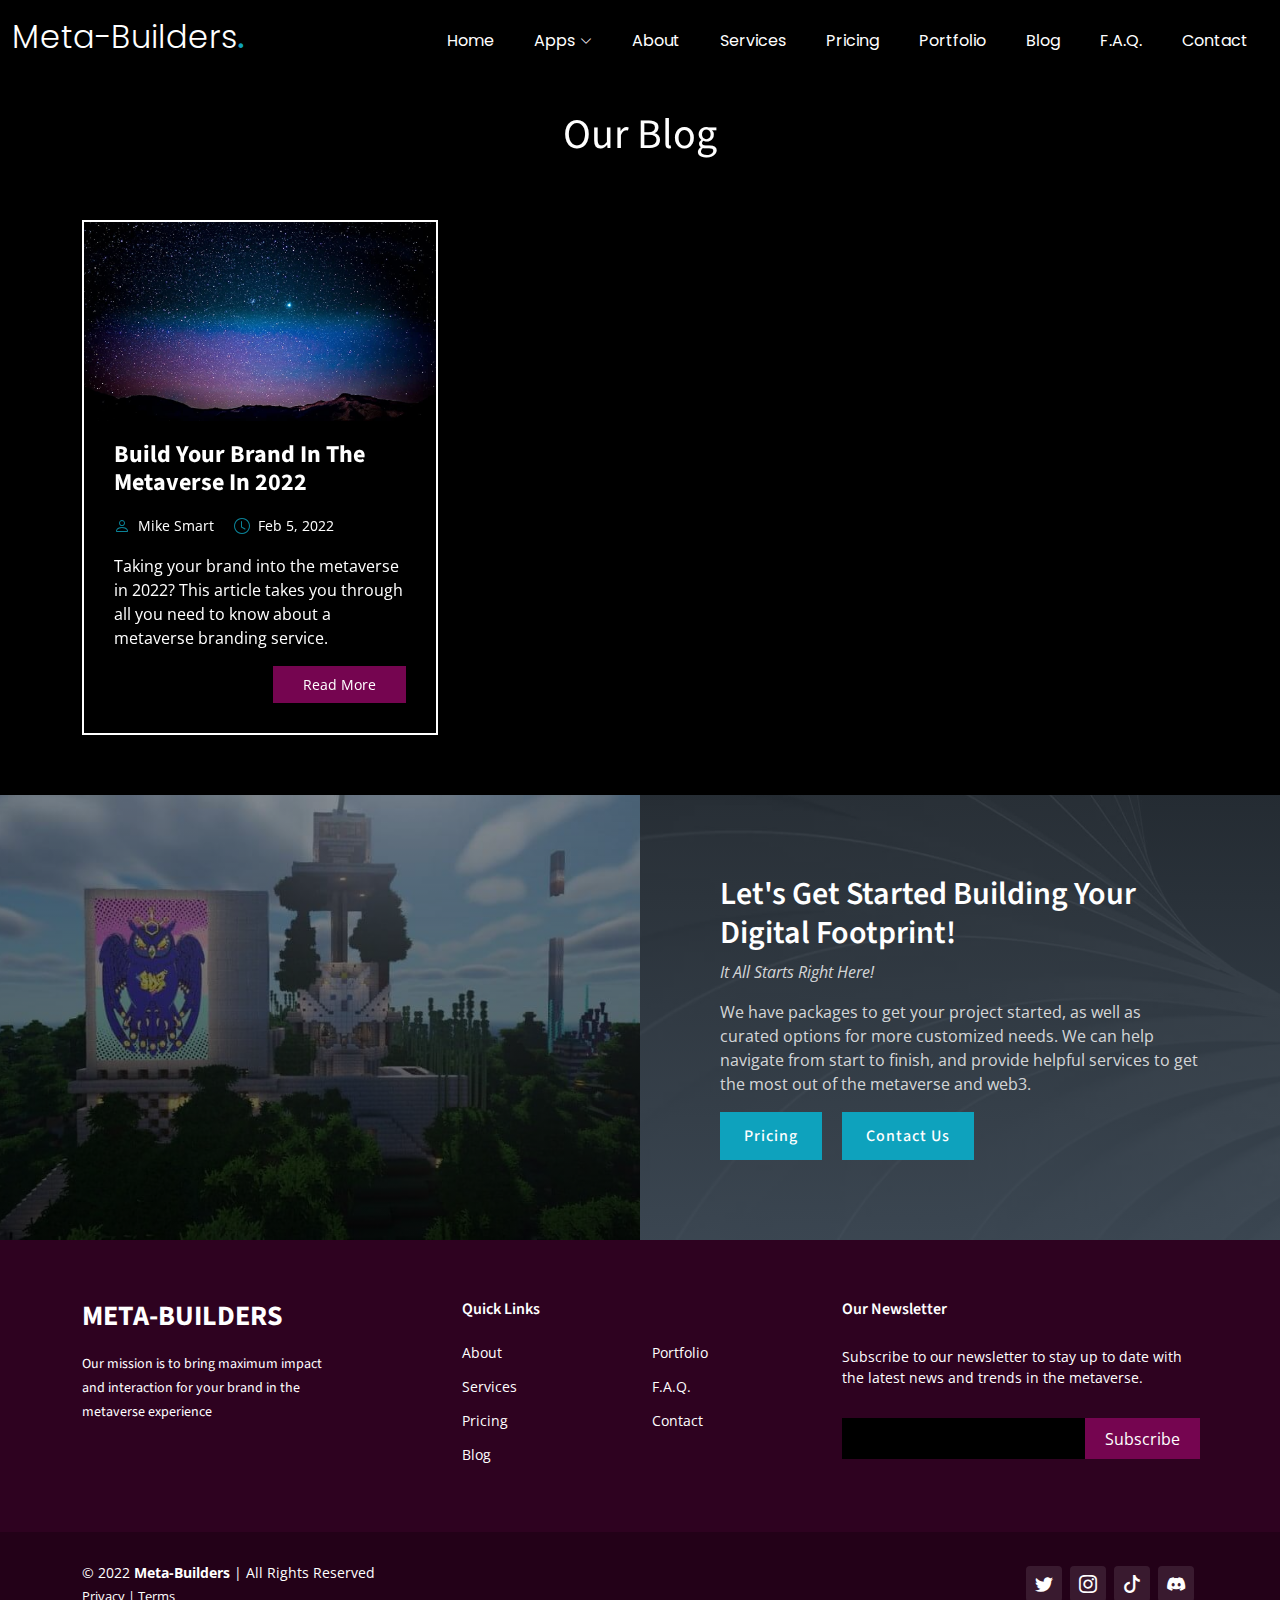
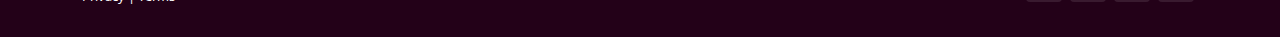
<file: blog.html>
<!DOCTYPE html>
<html lang="en">

<head>
  <meta charset="utf-8">
  <meta content="width=device-width, initial-scale=1.0" name="viewport">

  <title>Meta-Builders</title>
  <meta content="" name="description">
  <meta content="" name="keywords">

  <!-- Favicons -->
  <link href="assets/img/favicon.png" rel="icon">
  <link href="assets/img/apple-touch-icon.png" rel="apple-touch-icon">

  <!-- Google Fonts -->
  <link rel="preconnect" href="https://fonts.googleapis.com">
  <link rel="preconnect" href="https://fonts.gstatic.com" crossorigin>
  <link href="https://fonts.googleapis.com/css2?family=Open+Sans:ital,wght@0,300;0,400;0,500;0,600;0,700;1,300;1,400;1,500;1,600;1,700&family=Poppins:ital,wght@0,300;0,400;0,500;0,600;0,700;1,300;1,400;1,500;1,600;1,700&family=Source+Sans+Pro:ital,wght@0,300;0,400;0,600;0,700;1,300;1,400;1,600;1,700&display=swap" rel="stylesheet">

  <!-- Vendor CSS Files -->
  <link href="assets/vendor/bootstrap/css/bootstrap.min.css" rel="stylesheet">
  <link href="assets/vendor/bootstrap-icons/bootstrap-icons.css" rel="stylesheet">
  <link href="assets/vendor/aos/aos.css" rel="stylesheet">
  <link href="assets/vendor/glightbox/css/glightbox.min.css" rel="stylesheet">
  <link href="assets/vendor/swiper/swiper-bundle.min.css" rel="stylesheet">

  <!-- Variables CSS Files. Uncomment your preferred color scheme -->
  <link href="assets/css/variables.css" rel="stylesheet">
  <!-- <link href="assets/css/variables-blue.css" rel="stylesheet"> -->
  <!-- <link href="assets/css/variables-green.css" rel="stylesheet"> -->
  <!-- <link href="assets/css/variables-orange.css" rel="stylesheet"> -->
  <!-- <link href="assets/css/variables-purple.css" rel="stylesheet"> -->
  <!-- <link href="assets/css/variables-red.css" rel="stylesheet"> -->
  <!-- <link href="assets/css/variables-pink.css" rel="stylesheet"> -->

  <!-- Template Main CSS File -->
  <link href="assets/css/main.css" rel="stylesheet">

  <!-- =======================================================
  * Template Name: HeroBiz - v2.0.0
  * Template URL: https://bootstrapmade.com/herobiz-bootstrap-business-template/
  * Author: BootstrapMade.com
  * License: https://bootstrapmade.com/license/
  ======================================================== -->
</head>

<body>

  <!-- ======= Header ======= -->
  <header id="header" class="header fixed-top" data-scrollto-offset="0">
    <div class="container-fluid d-flex align-items-center justify-content-between">

      <a href="index.html" class="logo d-flex align-items-center scrollto me-auto me-lg-0">
        <!-- Uncomment the line below if you also wish to use an image logo -->
        <!-- <img src="assets/img/logo.png" alt=""> -->
        <h1>Meta-Builders<span>.</span></h1>
      </a>

      <nav id="navbar" class="navbar">
        <ul>
          <li><a href="index.html">Home</a></li>

          <li class="dropdown"><a href="#"><span>Apps</span> <i class="bi bi-chevron-down dropdown-indicator"></i></a>
            <ul>
              <li><a href="nfd.html">NFDs</a></li>
            </ul>
          </li>
          <li><a class="nav-link scrollto" href="about.html">About</a></li>
          <li><a class="nav-link scrollto" href="index.html#services">Services</a></li>
          <li><a class="nav-link scrollto" href="index.html#pricing">Pricing</a></li>
          <li><a class="nav-link scrollto" href="portfolio.html">Portfolio</a></li>
          <li><a class="nav-link scrollto" href="blog.html" class="active">Blog</a></li>
          <li><a class="nav-link scrollto" href="faq.html">F.A.Q.</a></li>

          <li><a class="nav-link scrollto" href="contact.html">Contact</a></li>
        </ul>
        <i class="bi bi-list mobile-nav-toggle d-none"></i>
      </nav><!-- .navbar -->

    <!--    <a class="btn-getstarted scrollto" href="index.html#pricing">Get Started</a> -->
    </div>
  </header><!-- End Header -->


  <main id="main">




    <!-- ======= Blog Section ======= -->
    <section id="blog" class="blog">
      <div class="container" data-aos="fade-up">

        <div class="section-header">
          <h2>Our Blog</h2>
          <p></p>
        </div>


        <div class="row g-5">

          <div class="col-lg-12">

            <div class="row gy-4 posts-list">

              <div class="col-lg-4">
                <article class="d-flex flex-column">

                  <a href="https://smart752.substack.com/p/build-your-brand-in-the-metaverse?s=r" target="_blank">  <div class="post-img">
                    <img src="assets/img/blog/branding.jpeg" alt="" class="img-fluid">
                  </div>

                  <h2 class="title">
                    <a href="blog-details.html">Build Your Brand In The Metaverse In 2022</a>
                  </h2>

                  <div class="meta-top">
                    <ul>
                      <li class="d-flex align-items-center"><i class="bi bi-person"></i> <a href="blog-details.html">Mike Smart</a></li>
                      <li class="d-flex align-items-center"><i class="bi bi-clock"></i> <a href="blog-details.html"><time datetime="2022-01-01">Feb 5, 2022</time></a></li>
                    </ul>
                  </div>

                  <div class="content">
                    <p>
                      Taking your brand into the metaverse in 2022? This article takes you through all you need to know about a metaverse branding service.
                    </p>
                  </div> </a>

                  <div class="read-more mt-auto align-self-end">
                    <a href="https://smart752.substack.com/p/build-your-brand-in-the-metaverse?s=r" target="_blank">Read More</a>
                  </div>

                </article>
              </div><!-- End post list item -->

            </div><!-- End blog posts list -->



          </div>



        </div>

      </div>
    </section><!-- End Blog Section -->


    <!-- ======= On Focus Section ======= -->
    <section id="onfocus" class="onfocus">
      <div class="container-fluid p-0">

        <div class="row g-0">
         <div class="col-lg-6 video-play position-relative">
         <!--    <a href="https://www.youtube.com/watch?v=LXb3EKWsInQ" class="glightbox play-btn"></a> -->
          </div>
          <div class="col-lg-6">
            <div class="content d-flex flex-column justify-content-center h-100">
              <h3>Let's Get Started Building Your Digital Footprint!</h3>
               <p class="fst-italic"> It All Starts Right Here! </p>
              <p>
                We have packages to get your project started, as well as curated options for more customized needs. We can help navigate from start to finish, and provide helpful services to get the most out of the metaverse and web3.
              </p>

              <div class="d-flex">
                         <a href="index.html#pricing"  class="read-more align-self-start"><span>Pricing</span></a>
                         <a href="contact.html" class="read-more align-self-start"><span>Contact Us</span></a>

            </div>


            </div>
          </div>
        </div>

      </div>
    </section><!-- End On Focus Section -->




</main><!-- End #main -->


<!-- ======= Footer ======= -->
<footer id="footer" class="footer">

  <div class="footer-content">
    <div class="container">
      <div class="row">

        <div class="col-lg-3 col-md-6">
          <div class="footer-info">
            <h3>Meta-Builders</h3>
            <p>
             Our mission is to bring maximum impact and interaction for your brand in the metaverse experience</p>
          </div>
        </div>

        <div class="col-lg-1 col-md-6">

        </div>

        <div class="col-lg-2 col-md-6 footer-links">
          <h4>Quick Links</h4>
          <ul>
            <li> <a href="about.html">About</a></li>
            <li> <a href="index.html#services">Services</a></li>
            <li> <a href="index.html#pricing">Pricing</a></li>
              <li> <a href="blog.html">Blog</a></li>
          </ul>
        </div>

        <div class="col-lg-2 col-md-6 footer-links">
          <h4>&nbsp</h4>
          <ul>
            <li> <a href="portfolio.html">Portfolio</a></li>
            <li> <a href="faq.html">F.A.Q.</a></li>
            <li> <a href="contact.html">Contact</a></li>
          </ul>
        </div>

        <div class="col-lg-4 col-md-6 footer-newsletter">
          <h4>Our Newsletter</h4>
          <p>Subscribe to our newsletter to stay up to date with the latest news and trends in the metaverse.</p>
          <form action="" method="post">
            <input type="email" name="email"><input type="submit" value="Subscribe">
          </form>

        </div>

      </div>
    </div>
  </div>

  <div class="footer-legal text-center">
    <div class="container d-flex flex-column flex-lg-row justify-content-center justify-content-lg-between align-items-center">

      <div class="d-flex flex-column align-items-center align-items-lg-start">
        <div class="copyright">
          &copy; 2022 <strong><span>Meta-Builders</span></strong> | All Rights Reserved
        </div>
        <div class="credits">
          <!-- All the links in the footer should remain intact. -->
          <!-- You can delete the links only if you purchased the pro version. -->
          <!-- Licensing information: https://bootstrapmade.com/license/ -->
          <!-- Purchase the pro version with working PHP/AJAX contact form: https://bootstrapmade.com/herobiz-bootstrap-business-template/ -->
          <a href="privacy.html" target="_blank">Privacy</a> | <a href="terms.html/" target="_blank">Terms</a>         </div>
      </div>

      <div class="social-links order-first order-lg-last mb-3 mb-lg-0">
           <a href="https://twitter.com/meta_builders" target="_blank" class="twitter"><i class="bi bi-twitter"></i></a>
           <a href="https://www.instagram.com/metabuildersgroup/" target="_blank" class="twitter"><i class="bi bi-instagram"></i></a>
           <a href="https://tiktok.com/metabuildersgroup" target="_blank" class="twitter"><i class="bi bi-tiktok"></i></a>
           <a href="https://discord.gg/metabuilders" target="_blank" class="twitter"><i class="bi bi-discord"></i></a>
         </div>

    </div>
  </div>

</footer><!-- End Footer -->


<div id="preloader"></div>

<!-- Vendor JS Files -->
<script src="assets/vendor/bootstrap/js/bootstrap.bundle.min.js"></script>
<script src="assets/vendor/aos/aos.js"></script>
<script src="assets/vendor/glightbox/js/glightbox.min.js"></script>
<script src="assets/vendor/isotope-layout/isotope.pkgd.min.js"></script>
<script src="assets/vendor/swiper/swiper-bundle.min.js"></script>
<script src="assets/vendor/php-email-form/validate.js"></script>

<!-- Template Main JS File -->
<script src="assets/js/main.js"></script>

</body>

</html>
</file>
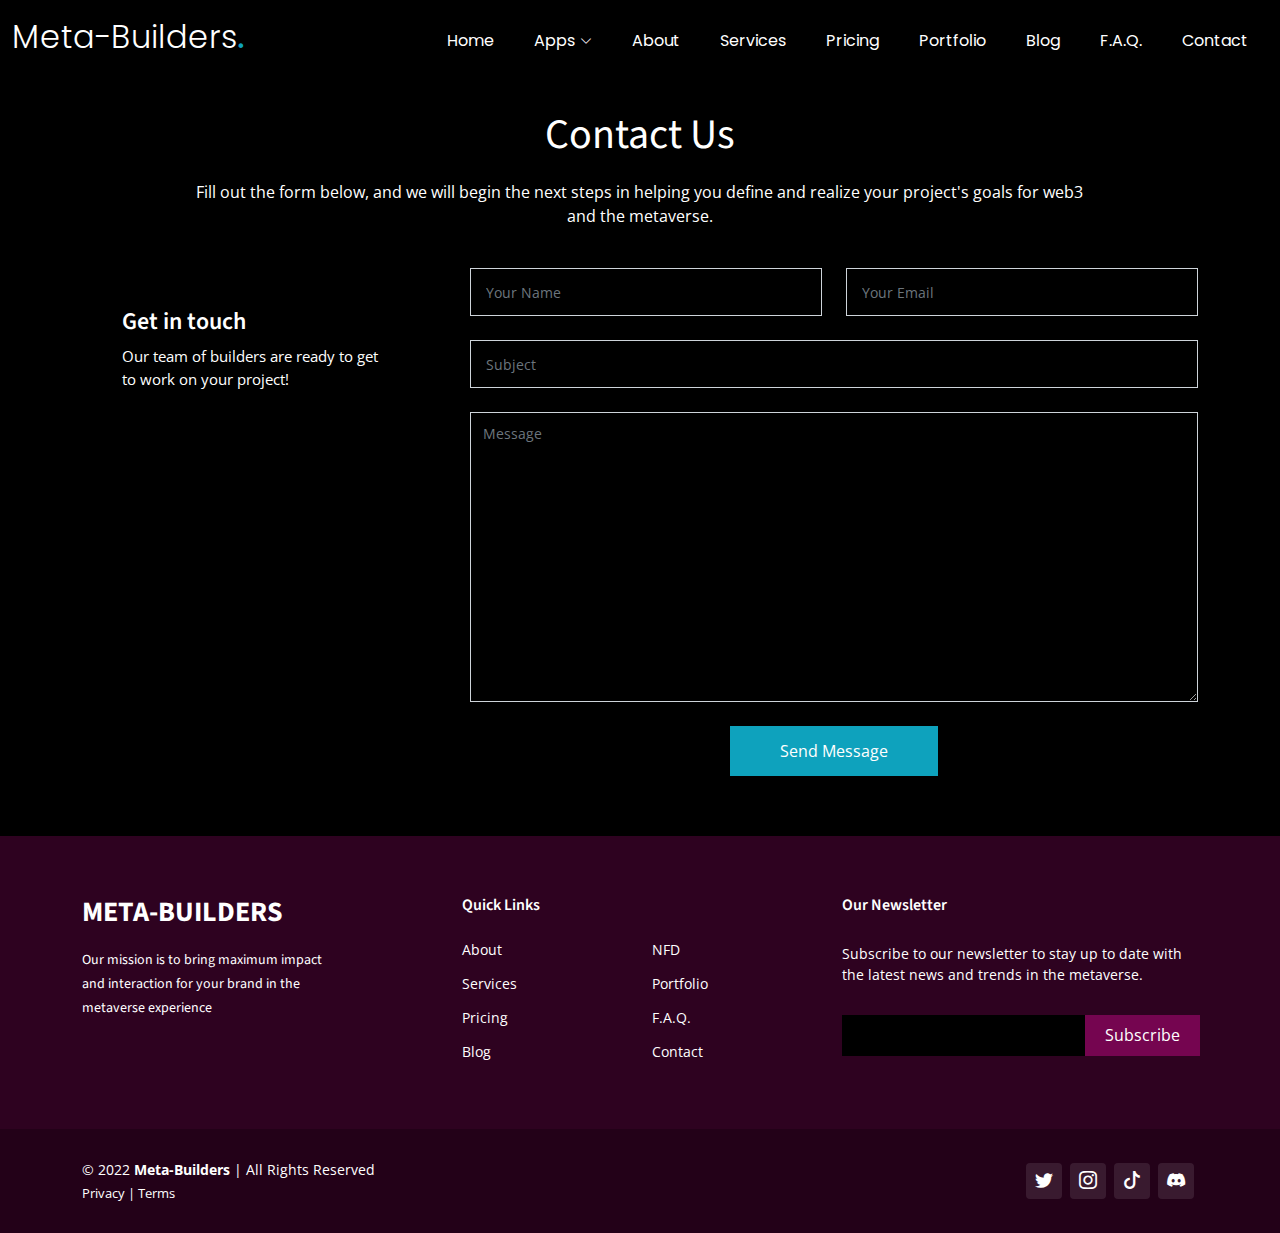
<file: contact.html>
<!DOCTYPE html>
<html lang="en">

<head>
  <meta charset="utf-8">
  <meta content="width=device-width, initial-scale=1.0" name="viewport">

  <title>Meta-Builders</title>
  <meta content="" name="description">
  <meta content="" name="keywords">

  <!-- Favicons -->
  <link href="assets/img/favicon.png" rel="icon">
  <link href="assets/img/apple-touch-icon.png" rel="apple-touch-icon">

  <!-- Google Fonts -->
  <link rel="preconnect" href="https://fonts.googleapis.com">
  <link rel="preconnect" href="https://fonts.gstatic.com" crossorigin>
  <link href="https://fonts.googleapis.com/css2?family=Open+Sans:ital,wght@0,300;0,400;0,500;0,600;0,700;1,300;1,400;1,500;1,600;1,700&family=Poppins:ital,wght@0,300;0,400;0,500;0,600;0,700;1,300;1,400;1,500;1,600;1,700&family=Source+Sans+Pro:ital,wght@0,300;0,400;0,600;0,700;1,300;1,400;1,600;1,700&display=swap" rel="stylesheet">

  <!-- Vendor CSS Files -->
  <link href="assets/vendor/bootstrap/css/bootstrap.min.css" rel="stylesheet">
  <link href="assets/vendor/bootstrap-icons/bootstrap-icons.css" rel="stylesheet">
  <link href="assets/vendor/aos/aos.css" rel="stylesheet">
  <link href="assets/vendor/glightbox/css/glightbox.min.css" rel="stylesheet">
  <link href="assets/vendor/swiper/swiper-bundle.min.css" rel="stylesheet">

  <!-- Variables CSS Files. Uncomment your preferred color scheme -->
  <link href="assets/css/variables.css" rel="stylesheet">
  <!-- <link href="assets/css/variables-blue.css" rel="stylesheet"> -->
  <!-- <link href="assets/css/variables-green.css" rel="stylesheet"> -->
  <!-- <link href="assets/css/variables-orange.css" rel="stylesheet"> -->
  <!-- <link href="assets/css/variables-purple.css" rel="stylesheet"> -->
  <!-- <link href="assets/css/variables-red.css" rel="stylesheet"> -->
  <!-- <link href="assets/css/variables-pink.css" rel="stylesheet"> -->

  <!-- Template Main CSS File -->
  <link href="assets/css/main.css" rel="stylesheet">

  <!-- =======================================================
  * Template Name: HeroBiz - v2.0.0
  * Template URL: https://bootstrapmade.com/herobiz-bootstrap-business-template/
  * Author: BootstrapMade.com
  * License: https://bootstrapmade.com/license/
  ======================================================== -->
</head>

<body>

  <!-- ======= Header ======= -->
  <header id="header" class="header fixed-top" data-scrollto-offset="0">
    <div class="container-fluid d-flex align-items-center justify-content-between">

      <a href="index.html" class="logo d-flex align-items-center scrollto me-auto me-lg-0">
        <!-- Uncomment the line below if you also wish to use an image logo -->
        <!-- <img src="assets/img/logo.png" alt=""> -->
        <h1>Meta-Builders<span>.</span></h1>
      </a>

      <nav id="navbar" class="navbar">
        <ul>
          <li><a href="index.html" >Home</a></li>

          <li class="dropdown"><a href="#"><span>Apps</span> <i class="bi bi-chevron-down dropdown-indicator"></i></a>
            <ul>
              <li><a href="nfd.html">NFDs</a></li>
            </ul>
          </li>
          <li><a class="nav-link scrollto" href="about.html">About</a></li>
          <li><a class="nav-link scrollto" href="index.html#services">Services</a></li>
          <li><a class="nav-link scrollto" href="index.html#pricing">Pricing</a></li>
          <li><a class="nav-link scrollto" href="portfolio.html">Portfolio</a></li>
          <li><a class="nav-link scrollto" href="blog.html">Blog</a></li>
          <li><a class="nav-link scrollto" href="faq.html">F.A.Q.</a></li>

          <li><a class="nav-link scrollto" href="contact.html" class="active">Contact</a></li>
        </ul>
        <i class="bi bi-list mobile-nav-toggle d-none"></i>
      </nav><!-- .navbar -->

    <!--    <a class="btn-getstarted scrollto" href="index.html#pricing">Get Started</a> -->
    </div>
  </header><!-- End Header -->


  <main id="main">

    <!-- ======= Contact Section ======= -->
    <section id="contact" class="contact">
      <div class="container">

        <div class="section-header">
          <h2>Contact Us</h2>
          <p>Fill out the form below, and we will begin the next steps in helping you define and realize your project's goals for web3 and the metaverse.</p>
        </div>

      </div>


      <div class="container">

        <div class="row gy-5 gx-lg-5">

          <div class="col-lg-4">

            <div class="info">
              <h3>Get in touch</h3>
              <p>Our team of builders are ready to get to work on your project!</p>

            <!--  <div class="info-item d-flex">
                <i class="bi bi-geo-alt flex-shrink-0"></i>
                <div>
                  <h4>Location:</h4>
                  <p>A108 Adam Street, New York, NY 535022</p>
                </div>
              </div>

              <div class="info-item d-flex">
                <i class="bi bi-envelope flex-shrink-0"></i>
                <div>
                  <h4>Email:</h4>
                  <p>info@example.com</p>
                </div>
              </div>

              <div class="info-item d-flex">
                <i class="bi bi-phone flex-shrink-0"></i>
                <div>
                  <h4>Call:</h4>
                  <p>+1 5589 55488 55</p>
                </div>
              </div> -->

            </div>

          </div>

          <div class="col-lg-8">
            <form action="https://formspree.io/f/xqknlngp" method="post" role="form" class="php-email-form">
              <div class="row">
                <div class="col-md-6 form-group">
                  <input type="text" name="name" class="form-control" id="name" placeholder="Your Name" required>
                </div>
                <div class="col-md-6 form-group mt-3 mt-md-0">
                  <input type="email" class="form-control" name="email" id="email" placeholder="Your Email" required>
                </div>
              </div>
              <div class="form-group mt-3">
                <input type="text" class="form-control" name="subject" id="subject" placeholder="Subject" required>
              </div>
              <div class="form-group mt-3">
                <textarea class="form-control" name="message" placeholder="Message" required></textarea>
              </div>
              <div class="my-3">
                <div class="loading">Loading</div>
                <div class="error-message"></div>
                <div class="sent-message">Your message has been sent. Thank you!</div>
              </div>
              <div class="text-center"><button type="submit">Send Message</button></div>
            </form>
          </div><!-- End Contact Form -->

        </div>

      </div>
    </section><!-- End Contact Section -->







  </main><!-- End #main -->


    <!-- ======= Footer ======= -->
    <footer id="footer" class="footer">

      <div class="footer-content">
        <div class="container">
          <div class="row">

            <div class="col-lg-3 col-md-6">
              <div class="footer-info">
                <h3>Meta-Builders</h3>
                <p>
                 Our mission is to bring maximum impact and interaction for your brand in the metaverse experience</p>
              </div>
            </div>

            <div class="col-lg-1 col-md-6">

            </div>

            <div class="col-lg-2 col-md-6 footer-links">
              <h4>Quick Links</h4>
              <ul>
                <li> <a href="about.html">About</a></li>
                <li> <a href="index.html#services">Services</a></li>
                <li> <a href="index.html#pricing">Pricing</a></li>
                  <li> <a href="blog.html">Blog</a></li>
              </ul>
            </div>

            <div class="col-lg-2 col-md-6 footer-links">
              <h4>&nbsp</h4>
              <ul>
                <li> <a href="https://nfd.meta-builders.com" target="_blank">NFD</a></li>
                <li> <a href="portfolio.html">Portfolio</a></li>
                <li> <a href="faq.html">F.A.Q.</a></li>
                <li> <a href="contact.html">Contact</a></li>
              </ul>
            </div>

            <div class="col-lg-4 col-md-6 footer-newsletter">
              <h4>Our Newsletter</h4>
              <p>Subscribe to our newsletter to stay up to date with the latest news and trends in the metaverse.</p>
              <form action="" method="post">
                <input type="email" name="email"><input type="submit" value="Subscribe">
              </form>

            </div>

          </div>
        </div>
      </div>

      <div class="footer-legal text-center">
        <div class="container d-flex flex-column flex-lg-row justify-content-center justify-content-lg-between align-items-center">

          <div class="d-flex flex-column align-items-center align-items-lg-start">
            <div class="copyright">
              &copy; 2022 <strong><span>Meta-Builders</span></strong> | All Rights Reserved
            </div>
            <div class="credits">
              <!-- All the links in the footer should remain intact. -->
              <!-- You can delete the links only if you purchased the pro version. -->
              <!-- Licensing information: https://bootstrapmade.com/license/ -->
              <!-- Purchase the pro version with working PHP/AJAX contact form: https://bootstrapmade.com/herobiz-bootstrap-business-template/ -->
              <a href="privacy.html" target="_blank">Privacy</a> | <a href="terms.html/" target="_blank">Terms</a>         </div>
          </div>

          <div class="social-links order-first order-lg-last mb-3 mb-lg-0">
               <a href="https://twitter.com/meta_builders" target="_blank" class="twitter"><i class="bi bi-twitter"></i></a>
               <a href="https://www.instagram.com/metabuildersgroup/" target="_blank" class="twitter"><i class="bi bi-instagram"></i></a>
               <a href="https://tiktok.com/metabuildersgroup" target="_blank" class="twitter"><i class="bi bi-tiktok"></i></a>
               <a href="https://discord.gg/metabuilders" target="_blank" class="twitter"><i class="bi bi-discord"></i></a>
             </div>

        </div>
      </div>

    </footer><!-- End Footer -->


    <div id="preloader"></div>



    <!-- Vendor JS Files -->
    <script src="assets/vendor/bootstrap/js/bootstrap.bundle.min.js"></script>
    <script src="assets/vendor/aos/aos.js"></script>
    <script src="assets/vendor/glightbox/js/glightbox.min.js"></script>
    <script src="assets/vendor/isotope-layout/isotope.pkgd.min.js"></script>
    <script src="assets/vendor/swiper/swiper-bundle.min.js"></script>
    <script src="assets/vendor/php-email-form/validate.js"></script>

    <!-- Template Main JS File -->
    <script src="assets/js/main.js"></script>

  </body>





  </html>
</file>
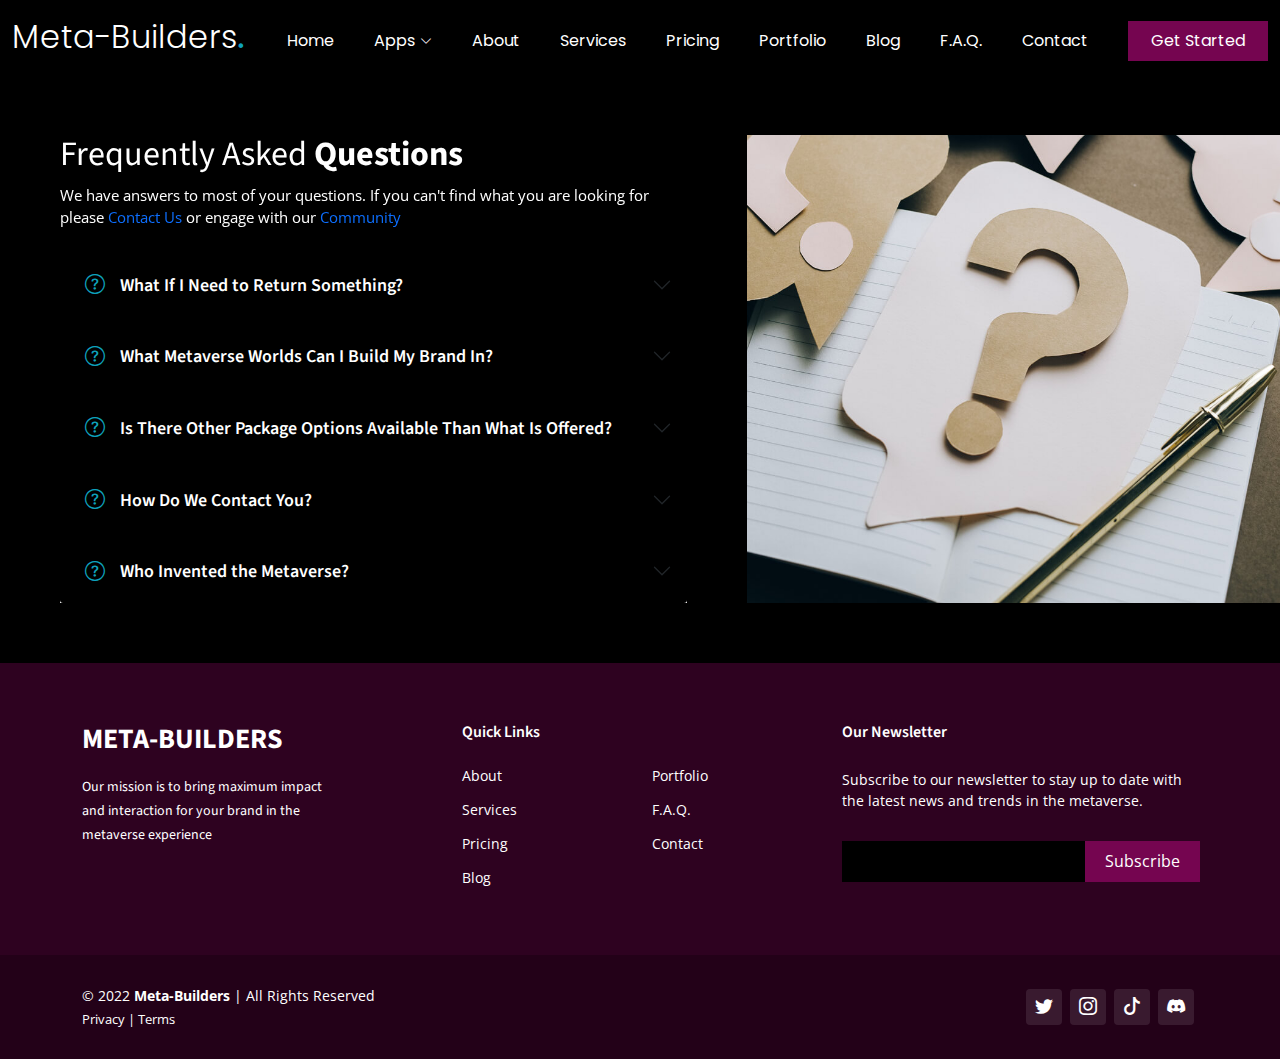
<file: faq.html>
<!DOCTYPE html>
<html lang="en">

<head>
  <meta charset="utf-8">
  <meta content="width=device-width, initial-scale=1.0" name="viewport">

  <title>Meta-Builders</title>
  <meta content="" name="description">
  <meta content="" name="keywords">

  <!-- Favicons -->
  <link href="assets/img/favicon.png" rel="icon">
  <link href="assets/img/apple-touch-icon.png" rel="apple-touch-icon">

  <!-- Google Fonts -->
  <link rel="preconnect" href="https://fonts.googleapis.com">
  <link rel="preconnect" href="https://fonts.gstatic.com" crossorigin>
  <link href="https://fonts.googleapis.com/css2?family=Open+Sans:ital,wght@0,300;0,400;0,500;0,600;0,700;1,300;1,400;1,500;1,600;1,700&family=Poppins:ital,wght@0,300;0,400;0,500;0,600;0,700;1,300;1,400;1,500;1,600;1,700&family=Source+Sans+Pro:ital,wght@0,300;0,400;0,600;0,700;1,300;1,400;1,600;1,700&display=swap" rel="stylesheet">

  <!-- Vendor CSS Files -->
  <link href="assets/vendor/bootstrap/css/bootstrap.min.css" rel="stylesheet">
  <link href="assets/vendor/bootstrap-icons/bootstrap-icons.css" rel="stylesheet">
  <link href="assets/vendor/aos/aos.css" rel="stylesheet">
  <link href="assets/vendor/glightbox/css/glightbox.min.css" rel="stylesheet">
  <link href="assets/vendor/swiper/swiper-bundle.min.css" rel="stylesheet">

  <!-- Variables CSS Files. Uncomment your preferred color scheme -->
  <link href="assets/css/variables.css" rel="stylesheet">
  <!-- <link href="assets/css/variables-blue.css" rel="stylesheet"> -->
  <!-- <link href="assets/css/variables-green.css" rel="stylesheet"> -->
  <!-- <link href="assets/css/variables-orange.css" rel="stylesheet"> -->
  <!-- <link href="assets/css/variables-purple.css" rel="stylesheet"> -->
  <!-- <link href="assets/css/variables-red.css" rel="stylesheet"> -->
  <!-- <link href="assets/css/variables-pink.css" rel="stylesheet"> -->

  <!-- Template Main CSS File -->
  <link href="assets/css/main.css" rel="stylesheet">

  <!-- =======================================================
  * Template Name: HeroBiz - v2.0.0
  * Template URL: https://bootstrapmade.com/herobiz-bootstrap-business-template/
  * Author: BootstrapMade.com
  * License: https://bootstrapmade.com/license/
  ======================================================== -->
</head>

<body>

  <!-- ======= Header ======= -->
  <header id="header" class="header fixed-top" data-scrollto-offset="0">
    <div class="container-fluid d-flex align-items-center justify-content-between">

      <a href="index.html" class="logo d-flex align-items-center scrollto me-auto me-lg-0">
        <!-- Uncomment the line below if you also wish to use an image logo -->
        <!-- <img src="assets/img/logo.png" alt=""> -->
        <h1>Meta-Builders<span>.</span></h1>
      </a>

      <nav id="navbar" class="navbar">
        <ul>
          <li><a href="index.html">Home</a></li>


          <li><a class="nav-link scrollto" href="about.html">About</a></li>
          <li><a class="nav-link scrollto" href="index.html#services">Services</a></li>
          <li><a class="nav-link scrollto" href="index.html#pricing">Pricing</a></li>
          <li><a class="nav-link scrollto" href="portfolio.html">Portfolio</a></li>
          <!--<li class="dropdown"><a href="#"><span>Drop Down</span> <i class="bi bi-chevron-down dropdown-indicator"></i></a>
            <ul>
              <li><a href="#">Drop Down 1</a></li>
              <li class="dropdown"><a href="#"><span>Deep Drop Down</span> <i class="bi bi-chevron-down dropdown-indicator"></i></a>
                <ul>
                  <li><a href="#">Deep Drop Down 1</a></li>
                  <li><a href="#">Deep Drop Down 2</a></li>
                  <li><a href="#">Deep Drop Down 3</a></li>
                  <li><a href="#">Deep Drop Down 4</a></li>
                  <li><a href="#">Deep Drop Down 5</a></li>
                </ul>
              </li>
              <li><a href="#">Drop Down 2</a></li>
              <li><a href="#">Drop Down 3</a></li>
              <li><a href="#">Drop Down 4</a></li>
            </ul>
          </li> -->
          <li><a class="nav-link scrollto" href="blog.html">Blog</a></li>

          <li><a class="nav-link scrollto" href="faq.html" class="active">F.A.Q.</a></li>

          <li><a class="nav-link scrollto" href="contact.html">Contact</a></li>
        </ul>
        <i class="bi bi-list mobile-nav-toggle d-none"></i>
      </nav><!-- .navbar -->

    <!--    <a class="btn-getstarted scrollto" href="index.html#pricing">Get Started</a> -->
    </div>
  </header><!-- End Header -->



  <main id="main">




    <!-- ======= F.A.Q Section ======= -->
    <section id="faq" class="faq">
      <div class="container-fluid" data-aos="fade-up">

        <div class="row gy-4">

          <div class="col-lg-7 d-flex flex-column justify-content-center align-items-stretch  order-2 order-lg-1">

            <div class="content px-xl-5">
              <h3>Frequently Asked <strong>Questions</strong></h3>
              <p>
              We have answers to most of your questions. If you can't find what you are looking for <br> please <a href="contact.html">Contact Us</a> or engage with our <a href="https://discord.gg/metabuilders" target="_blank">Community</a>
              </p>
            </div>

            <div class="accordion accordion-flush px-xl-5" id="faqlist">

              <div class="accordion-item" data-aos="fade-up" data-aos-delay="200">
                <h3 class="accordion-header">
                  <button class="accordion-button collapsed" type="button" data-bs-toggle="collapse" data-bs-target="#faq-content-1">
                    <i class="bi bi-question-circle question-icon"></i>
                  What If I Need to Return Something?
                  </button>
                </h3>
                <div id="faq-content-1" class="accordion-collapse collapse" data-bs-parent="#faqlist">
                  <div class="accordion-body">
                  A: We understand that you may need to return something for any number of reasons, and we're here with a full 72-hour grace period. Anything past this time will be handled on pro rated basis only!                  </div>
                </div>
              </div><!-- # Faq item-->

              <div class="accordion-item" data-aos="fade-up" data-aos-delay="300">
                <h3 class="accordion-header">
                  <button class="accordion-button collapsed" type="button" data-bs-toggle="collapse" data-bs-target="#faq-content-2">
                    <i class="bi bi-question-circle question-icon"></i>
                    What Metaverse Worlds Can I Build My Brand In?
                  </button>
                </h3>
                <div id="faq-content-2" class="accordion-collapse collapse" data-bs-parent="#faqlist">
                  <div class="accordion-body">
                    A: There are many packages with different options to choose from when it comes your first location in Metaverse. These include, but aren't limited too: The Uplift World (a world focused on uplifting humanity); Sandbox Superworld which allows players the freedom of creativity through self-expression; Cryptovoxels where you can create anything imaginable using digital currency as opposed an alternate reality game that will have players searching for hidden treasures among other things while exploring beautifully crafted worlds made exclusively by them                  </div>
                </div>
              </div><!-- # Faq item-->

              <div class="accordion-item" data-aos="fade-up" data-aos-delay="400">
                <h3 class="accordion-header">
                  <button class="accordion-button collapsed" type="button" data-bs-toggle="collapse" data-bs-target="#faq-content-3">
                    <i class="bi bi-question-circle question-icon"></i>
                    Is There Other Package Options Available Than What Is Offered?
                  </button>
                </h3>
                <div id="faq-content-3" class="accordion-collapse collapse" data-bs-parent="#faqlist">
                  <div class="accordion-body">
A: If you are looking for a custom package, give our team of experts a call. We can work together to create the perfect solution that will fit your needs and requirements!                   </div>
                </div>
              </div><!-- # Faq item-->

              <div class="accordion-item" data-aos="fade-up" data-aos-delay="500">
                <h3 class="accordion-header">
                  <button class="accordion-button collapsed" type="button" data-bs-toggle="collapse" data-bs-target="#faq-content-4">
                    <i class="bi bi-question-circle question-icon"></i>
                    How Do We Contact You?
                  </button>
                </h3>
                <div id="faq-content-4" class="accordion-collapse collapse" data-bs-parent="#faqlist">
                  <div class="accordion-body">
                    <i class="bi bi-question-circle question-icon"></i>
A: You can reach us at metabuildersgroup@gmail.com, or submit a form on our <a href="contact.html">Contact</a> page               </div>
                </div>
              </div><!-- # Faq item-->

              <div class="accordion-item" data-aos="fade-up" data-aos-delay="600">
                <h3 class="accordion-header">
                  <button class="accordion-button collapsed" type="button" data-bs-toggle="collapse" data-bs-target="#faq-content-5">
                    <i class="bi bi-question-circle question-icon"></i>
                    Who Invented the Metaverse?
                  </button>
                </h3>
                <div id="faq-content-5" class="accordion-collapse collapse" data-bs-parent="#faqlist">
                  <div class="accordion-body">
A: In 1992, science fiction writer Neal Stephenson coined the term “metaverse” in his novel Snow Crash. The very next year he imagined a future where humans are able to interact with each
 other and software agents through an immersive virtual space that utilizes both physical reality metaphors as well as cyberspace ones.                   </div>
                </div>
              </div><!-- # Faq item-->

            </div>

          </div>

          <div class="col-lg-5 align-items-stretch order-1 order-lg-2 img" style='background-image: url("assets/img/faq.jpg");'>&nbsp;</div>
        </div>

      </div>
    </section><!-- End F.A.Q Section -->



    <!-- ======= Header ======= -->
    <header id="header" class="header fixed-top" data-scrollto-offset="0">
      <div class="container-fluid d-flex align-items-center justify-content-between">

        <a href="index.html" class="logo d-flex align-items-center scrollto me-auto me-lg-0">
          <!-- Uncomment the line below if you also wish to use an image logo -->
          <!-- <img src="assets/img/logo.png" alt=""> -->
          <h1>Meta-Builders<span>.</span></h1>
        </a>

        <nav id="navbar" class="navbar">
          <ul>
            <li><a href="index.html">Home</a></li>

            <li class="dropdown"><a href="#"><span>Apps</span> <i class="bi bi-chevron-down dropdown-indicator"></i></a>
              <ul>
                <li><a href="nfd.html">NFDs</a></li>
              </ul>
            </li>
            <li><a class="nav-link scrollto" href="about.html">About</a></li>
            <li><a class="nav-link scrollto" href="index.html#services">Services</a></li>
            <li><a class="nav-link scrollto" href="index.html#pricing">Pricing</a></li>
            <li><a class="nav-link scrollto" href="portfolio.html">Portfolio</a></li>
            <li><a class="nav-link scrollto" href="blog.html">Blog</a></li>
            <li><a class="nav-link scrollto" href="faq.html" class="active">F.A.Q.</a></li>

            <li><a class="nav-link scrollto" href="contact.html">Contact</a></li>
          </ul>
          <i class="bi bi-list mobile-nav-toggle d-none"></i>
        </nav><!-- .navbar -->

        <a class="btn-getstarted scrollto" href="index.html#pricing">Get Started</a>

      </div>
    </header><!-- End Header -->



</main><!-- End #main -->


<!-- ======= Footer ======= -->
<footer id="footer" class="footer">

  <div class="footer-content">
    <div class="container">
      <div class="row">

        <div class="col-lg-3 col-md-6">
          <div class="footer-info">
            <h3>Meta-Builders</h3>
            <p>
             Our mission is to bring maximum impact and interaction for your brand in the metaverse experience</p>
          </div>
        </div>

        <div class="col-lg-1 col-md-6">

        </div>

        <div class="col-lg-2 col-md-6 footer-links">
          <h4>Quick Links</h4>
          <ul>
            <li> <a href="about.html">About</a></li>
            <li> <a href="index.html#services">Services</a></li>
            <li> <a href="index.html#pricing">Pricing</a></li>
              <li> <a href="blog.html">Blog</a></li>
          </ul>
        </div>

        <div class="col-lg-2 col-md-6 footer-links">
          <h4>&nbsp</h4>
          <ul>
            <li> <a href="portfolio.html">Portfolio</a></li>
            <li> <a href="faq.html">F.A.Q.</a></li>
            <li> <a href="contact.html">Contact</a></li>
          </ul>
        </div>

        <div class="col-lg-4 col-md-6 footer-newsletter">
          <h4>Our Newsletter</h4>
          <p>Subscribe to our newsletter to stay up to date with the latest news and trends in the metaverse.</p>
          <form action="" method="post">
            <input type="email" name="email"><input type="submit" value="Subscribe">
          </form>

        </div>

      </div>
    </div>
  </div>

  <div class="footer-legal text-center">
    <div class="container d-flex flex-column flex-lg-row justify-content-center justify-content-lg-between align-items-center">

      <div class="d-flex flex-column align-items-center align-items-lg-start">
        <div class="copyright">
          &copy; 2022 <strong><span>Meta-Builders</span></strong> | All Rights Reserved
        </div>
        <div class="credits">
          <!-- All the links in the footer should remain intact. -->
          <!-- You can delete the links only if you purchased the pro version. -->
          <!-- Licensing information: https://bootstrapmade.com/license/ -->
          <!-- Purchase the pro version with working PHP/AJAX contact form: https://bootstrapmade.com/herobiz-bootstrap-business-template/ -->
          <a href="privacy.html" target="_blank">Privacy</a> | <a href="terms.html/" target="_blank">Terms</a>         </div>
      </div>

      <div class="social-links order-first order-lg-last mb-3 mb-lg-0">
           <a href="https://twitter.com/meta_builders" target="_blank" class="twitter"><i class="bi bi-twitter"></i></a>
           <a href="https://www.instagram.com/metabuildersgroup/" target="_blank" class="twitter"><i class="bi bi-instagram"></i></a>
           <a href="https://tiktok.com/metabuildersgroup" target="_blank" class="twitter"><i class="bi bi-tiktok"></i></a>
           <a href="https://discord.gg/metabuilders" target="_blank" class="twitter"><i class="bi bi-discord"></i></a>
         </div>

    </div>
  </div>

</footer><!-- End Footer -->


<div id="preloader"></div>

<!-- Vendor JS Files -->
<script src="assets/vendor/bootstrap/js/bootstrap.bundle.min.js"></script>
<script src="assets/vendor/aos/aos.js"></script>
<script src="assets/vendor/glightbox/js/glightbox.min.js"></script>
<script src="assets/vendor/isotope-layout/isotope.pkgd.min.js"></script>
<script src="assets/vendor/swiper/swiper-bundle.min.js"></script>
<script src="assets/vendor/php-email-form/validate.js"></script>

<!-- Template Main JS File -->
<script src="assets/js/main.js"></script>

</body>

</html>
</file>
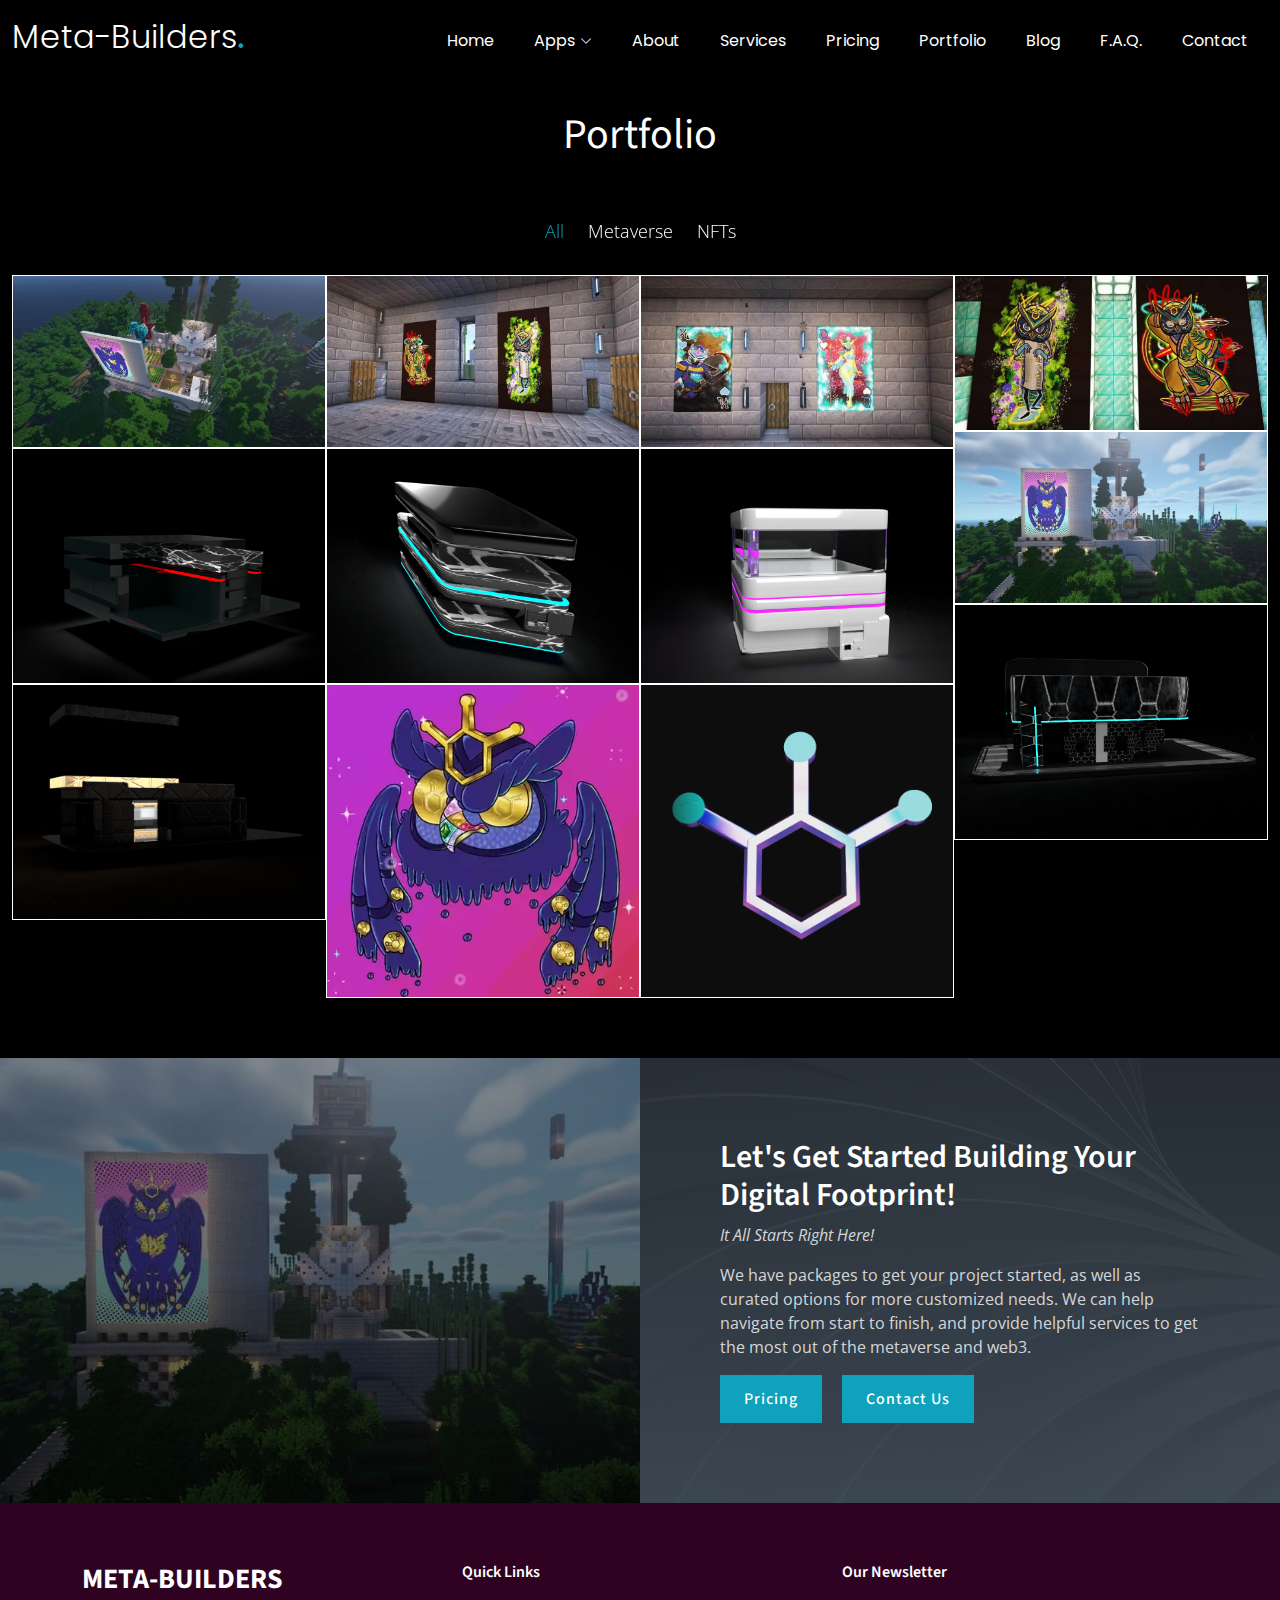
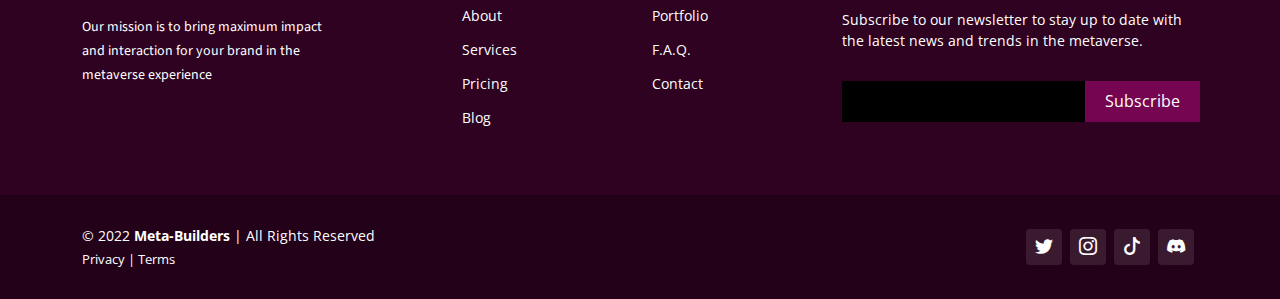
<file: portfolio.html>
<!DOCTYPE html>
<html lang="en">

<head>
  <meta charset="utf-8">
  <meta content="width=device-width, initial-scale=1.0" name="viewport">

  <title>Meta-Builders</title>
  <meta content="" name="description">
  <meta content="" name="keywords">

  <!-- Favicons -->
  <link href="assets/img/favicon.png" rel="icon">
  <link href="assets/img/apple-touch-icon.png" rel="apple-touch-icon">

  <!-- Google Fonts -->
  <link rel="preconnect" href="https://fonts.googleapis.com">
  <link rel="preconnect" href="https://fonts.gstatic.com" crossorigin>
  <link href="https://fonts.googleapis.com/css2?family=Open+Sans:ital,wght@0,300;0,400;0,500;0,600;0,700;1,300;1,400;1,500;1,600;1,700&family=Poppins:ital,wght@0,300;0,400;0,500;0,600;0,700;1,300;1,400;1,500;1,600;1,700&family=Source+Sans+Pro:ital,wght@0,300;0,400;0,600;0,700;1,300;1,400;1,600;1,700&display=swap" rel="stylesheet">

  <!-- Vendor CSS Files -->
  <link href="assets/vendor/bootstrap/css/bootstrap.min.css" rel="stylesheet">
  <link href="assets/vendor/bootstrap-icons/bootstrap-icons.css" rel="stylesheet">
  <link href="assets/vendor/aos/aos.css" rel="stylesheet">
  <link href="assets/vendor/glightbox/css/glightbox.min.css" rel="stylesheet">
  <link href="assets/vendor/swiper/swiper-bundle.min.css" rel="stylesheet">

  <!-- Variables CSS Files. Uncomment your preferred color scheme -->
  <link href="assets/css/variables.css" rel="stylesheet">
  <!-- <link href="assets/css/variables-blue.css" rel="stylesheet"> -->
  <!-- <link href="assets/css/variables-green.css" rel="stylesheet"> -->
  <!-- <link href="assets/css/variables-orange.css" rel="stylesheet"> -->
  <!-- <link href="assets/css/variables-purple.css" rel="stylesheet"> -->
  <!-- <link href="assets/css/variables-red.css" rel="stylesheet"> -->
  <!-- <link href="assets/css/variables-pink.css" rel="stylesheet"> -->

  <!-- Template Main CSS File -->
  <link href="assets/css/main.css" rel="stylesheet">

  <!-- =======================================================
  * Template Name: HeroBiz - v2.0.0
  * Template URL: https://bootstrapmade.com/herobiz-bootstrap-business-template/
  * Author: BootstrapMade.com
  * License: https://bootstrapmade.com/license/
  ======================================================== -->
</head>

<body>


      <!-- ======= Header ======= -->
      <header id="header" class="header fixed-top" data-scrollto-offset="0">
        <div class="container-fluid d-flex align-items-center justify-content-between">

          <a href="index.html" class="logo d-flex align-items-center scrollto me-auto me-lg-0">
            <!-- Uncomment the line below if you also wish to use an image logo -->
            <!-- <img src="assets/img/logo.png" alt=""> -->
            <h1>Meta-Builders<span>.</span></h1>
          </a>

          <nav id="navbar" class="navbar">
            <ul>
              <li><a href="index.html">Home</a></li>

              <li class="dropdown"><a href="#"><span>Apps</span> <i class="bi bi-chevron-down dropdown-indicator"></i></a>
                <ul>
                  <li><a href="nfd.html">NFDs</a></li>
                </ul>
              </li>
              <li><a class="nav-link scrollto" href="about.html">About</a></li>
              <li><a class="nav-link scrollto" href="index.html#services">Services</a></li>
              <li><a class="nav-link scrollto" href="index.html#pricing">Pricing</a></li>
              <li><a class="nav-link scrollto" href="portfolio.html" class="active">Portfolio</a></li>
              <li><a class="nav-link scrollto" href="blog.html">Blog</a></li>
              <li><a class="nav-link scrollto" href="faq.html">F.A.Q.</a></li>

              <li><a class="nav-link scrollto" href="contact.html">Contact</a></li>
            </ul>
            <i class="bi bi-list mobile-nav-toggle d-none"></i>
          </nav><!-- .navbar -->

      <!--    <a class="btn-getstarted scrollto" href="index.html#pricing">Get Started</a> -->

        </div>
      </header><!-- End Header -->


  <main id="main">

    <!-- ======= Portfolio Section ======= -->
    <section id="portfolio" class="portfolio" data-aos="fade-up">

      <div class="container">

        <div class="section-header">
          <h2>Portfolio</h2>
          <p></p>
        </div>

      </div>

      <div class="container-fluid" data-aos="fade-up" data-aos-delay="200">

        <div class="portfolio-isotope" data-portfolio-filter="*" data-portfolio-layout="masonry" data-portfolio-sort="original-order">

          <ul class="portfolio-flters">
            <li data-filter="*" class="filter-active">All</li>
            <li data-filter=".filter-meta">Metaverse</li>
            <li data-filter=".filter-nft">NFTs</li>          </ul><!-- End Portfolio Filters -->

          <div class="row g-0 portfolio-container">

            <div class="col-xl-3 col-lg-4 col-md-6 portfolio-item filter-meta">
              <img src="assets/img/portfolio/1.jpg" class="img-fluid" alt="">
              <div class="portfolio-info">
                <h4></h4>
                <a href="assets/img/portfolio/1.jpg" title="" data-gallery="portfolio-gallery" class="glightbox preview-link"><i class="bi bi-zoom-in"></i></a>

              </div>
            </div><!-- End Portfolio Item -->

            <div class="col-xl-3 col-lg-4 col-md-6 portfolio-item filter-meta">
              <img src="assets/img/portfolio/2.jpg" class="img-fluid" alt="">
              <div class="portfolio-info">
                <h4></h4>
                <a href="assets/img/portfolio/2.jpg" title="" data-gallery="portfolio-gallery" class="glightbox preview-link"><i class="bi bi-zoom-in"></i></a>
              </div>
            </div><!-- End Portfolio Item -->

            <div class="col-xl-3 col-lg-4 col-md-6 portfolio-item filter-meta">
              <img src="assets/img/portfolio/3.jpg" class="img-fluid" alt="">
              <div class="portfolio-info">
                <h4></h4>
                <a href="assets/img/portfolio/3.jpg" title="Branding 1" data-gallery="portfolio-gallery" class="glightbox preview-link"><i class="bi bi-zoom-in"></i></a>
              </div>
            </div><!-- End Portfolio Item -->

            <div class="col-xl-3 col-lg-4 col-md-6 portfolio-item filter-meta">
              <img src="assets/img/portfolio/4.jpg" class="img-fluid" alt="">
              <div class="portfolio-info">
                <h4></h4>
                <a href="assets/img/portfolio/4.jpg" title="Branding 1" data-gallery="portfolio-gallery" class="glightbox preview-link"><i class="bi bi-zoom-in"></i></a>
              </div>
            </div><!-- End Portfolio Item -->

            <div class="col-xl-3 col-lg-4 col-md-6 portfolio-item filter-meta">
              <img src="assets/img/portfolio/5.jpg" class="img-fluid" alt="">
              <div class="portfolio-info">
                <h4></h4>
                <a href="assets/img/portfolio/5.jpg" title="" data-gallery="portfolio-gallery" class="glightbox preview-link"><i class="bi bi-zoom-in"></i></a>
              </div>
            </div><!-- End Portfolio Item -->


            <div class="col-xl-3 col-lg-4 col-md-6 portfolio-item filter-meta">
              <img src="assets/img/portfolio/a.png" class="img-fluid" alt="">
              <div class="portfolio-info">
                <h4></h4>
                <a href="assets/img/portfolio/a.png" title="" data-gallery="portfolio-gallery" class="glightbox preview-link"><i class="bi bi-zoom-in"></i></a>

              </div>
            </div><!-- End Portfolio Item -->

            <div class="col-xl-3 col-lg-4 col-md-6 portfolio-item filter-meta">
              <img src="assets/img/portfolio/b.png" class="img-fluid" alt="">
              <div class="portfolio-info">
                <h4></h4>
                <a href="assets/img/portfolio/b.png" title="" data-gallery="portfolio-gallery" class="glightbox preview-link"><i class="bi bi-zoom-in"></i></a>
              </div>
            </div><!-- End Portfolio Item -->

            <div class="col-xl-3 col-lg-4 col-md-6 portfolio-item filter-meta">
              <img src="assets/img/portfolio/c.png" class="img-fluid" alt="">
              <div class="portfolio-info">
                <h4></h4>
                <a href="assets/img/portfolio/c.png" title="Branding 1" data-gallery="portfolio-gallery" class="glightbox preview-link"><i class="bi bi-zoom-in"></i></a>
              </div>
            </div><!-- End Portfolio Item -->

            <div class="col-xl-3 col-lg-4 col-md-6 portfolio-item filter-meta">
              <img src="assets/img/portfolio/d.png" class="img-fluid" alt="">
              <div class="portfolio-info">
                <h4></h4>
                <a href="assets/img/portfolio/d.png" title="Branding 1" data-gallery="portfolio-gallery" class="glightbox preview-link"><i class="bi bi-zoom-in"></i></a>
              </div>
            </div><!-- End Portfolio Item -->

            <div class="col-xl-3 col-lg-4 col-md-6 portfolio-item filter-meta">
              <img src="assets/img/portfolio/e.png" class="img-fluid" alt="">
              <div class="portfolio-info">
                <h4></h4>
                <a href="assets/img/portfolio/e.png" title="" data-gallery="portfolio-gallery" class="glightbox preview-link"><i class="bi bi-zoom-in"></i></a>
              </div>
            </div><!-- End Portfolio Item -->

            <div class="col-xl-3 col-lg-4 col-md-6 portfolio-item filter-nft">
              <img src="assets/img/portfolio/sdpowls.webp" class="img-fluid" alt="">
              <div class="portfolio-info">
                <h4></h4>
                <a href="assets/img/portfolio/sdpowls.webp" title="" data-gallery="portfolio-gallery" class="glightbox preview-link"><i class="bi bi-zoom-in"></i></a>
              </div>
            </div><!-- End Portfolio Item -->


            <div class="col-xl-3 col-lg-4 col-md-6 portfolio-item filter-nft">
              <img src="assets/img/favicon.jpg" class="img-fluid" alt="">
              <div class="portfolio-info">
                <h4></h4>
                <a href="assets/img/favicon.jpg" title="" data-gallery="portfolio-gallery" class="glightbox preview-link"><i class="bi bi-zoom-in"></i></a>
              </div>
            </div><!-- End Portfolio Item -->





          </div><!-- End Portfolio Container -->

        </div>

      </div>
    </section><!-- End Portfolio Section -->


    <!-- ======= On Focus Section ======= -->
    <section id="onfocus" class="onfocus">
      <div class="container-fluid p-0">

        <div class="row g-0">
         <div class="col-lg-6 video-play position-relative">
         <!--    <a href="https://www.youtube.com/watch?v=LXb3EKWsInQ" class="glightbox play-btn"></a> -->
          </div>
          <div class="col-lg-6">
            <div class="content d-flex flex-column justify-content-center h-100">
              <h3>Let's Get Started Building Your Digital Footprint!</h3>
               <p class="fst-italic"> It All Starts Right Here! </p>
              <p>
                We have packages to get your project started, as well as curated options for more customized needs. We can help navigate from start to finish, and provide helpful services to get the most out of the metaverse and web3.
              </p>

              <div class="d-flex">
                         <a href="index.html#pricing"  class="read-more align-self-start"><span>Pricing</span></a>
                         <a href="contact.html" class="read-more align-self-start"><span>Contact Us</span></a>

            </div>


            </div>
          </div>
        </div>

      </div>
    </section><!-- End On Focus Section -->




</main><!-- End #main -->


<!-- ======= Footer ======= -->
<footer id="footer" class="footer">

  <div class="footer-content">
    <div class="container">
      <div class="row">

        <div class="col-lg-3 col-md-6">
          <div class="footer-info">
            <h3>Meta-Builders</h3>
            <p>
             Our mission is to bring maximum impact and interaction for your brand in the metaverse experience</p>
          </div>
        </div>

        <div class="col-lg-1 col-md-6">

        </div>

        <div class="col-lg-2 col-md-6 footer-links">
          <h4>Quick Links</h4>
          <ul>
            <li> <a href="about.html">About</a></li>
            <li> <a href="index.html#services">Services</a></li>
            <li> <a href="index.html#pricing">Pricing</a></li>
              <li> <a href="blog.html">Blog</a></li>
          </ul>
        </div>

        <div class="col-lg-2 col-md-6 footer-links">
          <h4>&nbsp</h4>
          <ul>
            <li> <a href="portfolio.html">Portfolio</a></li>
            <li> <a href="faq.html">F.A.Q.</a></li>
            <li> <a href="contact.html">Contact</a></li>
          </ul>
        </div>

        <div class="col-lg-4 col-md-6 footer-newsletter">
          <h4>Our Newsletter</h4>
          <p>Subscribe to our newsletter to stay up to date with the latest news and trends in the metaverse.</p>
          <form action="" method="post">
            <input type="email" name="email"><input type="submit" value="Subscribe">
          </form>

        </div>

      </div>
    </div>
  </div>

  <div class="footer-legal text-center">
    <div class="container d-flex flex-column flex-lg-row justify-content-center justify-content-lg-between align-items-center">

      <div class="d-flex flex-column align-items-center align-items-lg-start">
        <div class="copyright">
          &copy; 2022 <strong><span>Meta-Builders</span></strong> | All Rights Reserved
        </div>
        <div class="credits">
          <!-- All the links in the footer should remain intact. -->
          <!-- You can delete the links only if you purchased the pro version. -->
          <!-- Licensing information: https://bootstrapmade.com/license/ -->
          <!-- Purchase the pro version with working PHP/AJAX contact form: https://bootstrapmade.com/herobiz-bootstrap-business-template/ -->
          <a href="privacy.html" target="_blank">Privacy</a> | <a href="terms.html/" target="_blank">Terms</a>         </div>
      </div>

      <div class="social-links order-first order-lg-last mb-3 mb-lg-0">
           <a href="https://twitter.com/meta_builders" target="_blank" class="twitter"><i class="bi bi-twitter"></i></a>
           <a href="https://www.instagram.com/metabuildersgroup/" target="_blank" class="twitter"><i class="bi bi-instagram"></i></a>
           <a href="https://tiktok.com/metabuildersgroup" target="_blank" class="twitter"><i class="bi bi-tiktok"></i></a>
           <a href="https://discord.gg/metabuilders" target="_blank" class="twitter"><i class="bi bi-discord"></i></a>
         </div>

    </div>
  </div>

</footer><!-- End Footer -->


<div id="preloader"></div>

<!-- Vendor JS Files -->
<script src="assets/vendor/bootstrap/js/bootstrap.bundle.min.js"></script>
<script src="assets/vendor/aos/aos.js"></script>
<script src="assets/vendor/glightbox/js/glightbox.min.js"></script>
<script src="assets/vendor/isotope-layout/isotope.pkgd.min.js"></script>
<script src="assets/vendor/swiper/swiper-bundle.min.js"></script>
<script src="assets/vendor/php-email-form/validate.js"></script>

<!-- Template Main JS File -->
<script src="assets/js/main.js"></script>

</body>

</html>
</file>
<file: assets/css/variables.css>
/**
* Template Name: HeroBiz
* File: variables.css
* Description: Easily customize colors, typography, and other repetitive properties used in the template main stylesheet file main.css
* 
* Template URL: https://bootstrapmade.com/herobiz-bootstrap-business-template/
* Author: BootstrapMade.com
* License: https://bootstrapmade.com/license/
* 
* Contents:
* 1. HeroBiz template variables 
* 2. Override default Bootstrap variables
* 3. Set color and background class names
*
* Learn more about CSS variables at https://developer.mozilla.org/en-US/docs/Web/CSS/Using_CSS_custom_properties
*/

/*--------------------------------------------------------------
# 1. HeroBiz template variables 
--------------------------------------------------------------*/
:root {

  /* Fonts */
  --font-default: 'Open Sans', system-ui, -apple-system, "Segoe UI", Roboto, "Helvetica Neue", Arial, "Noto Sans", "Liberation Sans", sans-serif, "Apple Color Emoji", "Segoe UI Emoji", "Segoe UI Symbol", "Noto Color Emoji";
  --font-primary: 'Source Sans Pro', sans-serif;
  --font-secondary: 'Poppins', sans-serif;

  /* Colors */
  /* The *-rgb color names are simply the RGB converted value of the corresponding color for use in the rgba() function */

  /* Default text color */
  --color-default: #1a1f24;
  --color-default-rgb: 26, 31, 36;

  /* Defult links color */
  --color-links: #0ea2bd;
  --color-links-hover: #1ec3e0;

  /* Primay colors */
  --color-primary: #0ea2bd;
  --color-primary-light: #1ec3e0;
  --color-primary-dark: #0189a1;

  --color-primary-rgb: 14, 162, 189;
  --color-primary-light-rgb: 30, 195, 224;
  --color-primary-dark-rgb: 1, 137, 161;

  /* Secondary colors */
  --color-secondary: #485664;
  --color-secondary-light: #8f9fae;
  --color-secondary-dark: #3a4753;

  --color-secondary-rgb: 72, 86, 100;
  --color-secondary-light-rgb: 143, 159, 174;
  --color-secondary-dark-rgb: 58, 71, 83;

  /* General colors */
  --color-blue: #0d6efd;
  --color-blue-rgb: 13, 110, 253;

  --color-indigo: #6610f2;
  --color-indigo-rgb: 102, 16, 242;

  --color-purple: #6f42c1;
  --color-purple-rgb: 111, 66, 193;

  --color-pink: #f3268c;
  --color-pink-rgb: 243, 38, 140;

  --color-red: #df1529;
  --color-red-rgb: 223, 21, 4;

  --color-orange: #fd7e14;
  --color-orange-rgb: 253, 126, 20;

  --color-yellow: #ffc107;
  --color-yellow-rgb: 255, 193, 7;

  --color-green: #059652;
  --color-green-rgb: 5, 150, 82;

  --color-teal: #20c997;
  --color-teal-rgb: 32, 201, 151;

  --color-cyan: #0dcaf0;
  --color-cyan-rgb: 13, 202, 240;

  --color-white: #ffffff;
  --color-white-rgb: 255, 255, 255;

  --color-gray: #6c757d;
  --color-gray-rgb: 108, 117, 125;

  --color-black: #000000;
  --color-black-rgb: 0, 0, 0;
  
}

/*--------------------------------------------------------------
# 2. Override default Bootstrap variables
--------------------------------------------------------------*/
:root {

  --bs-blue: var(--color-blue);
  --bs-indigo: var(--color-indigo);
  --bs-purple: var(--color-purple);
  --bs-pink: var(--color-pink);
  --bs-red: var(--color-red);
  --bs-orange: var(--color-orange);
  --bs-yellow: var(--color-yellow);
  --bs-green: var(--color-green);
  --bs-teal: var(--color-teal);
  --bs-cyan: var(--color-cyan);
  --bs-white: var(--color-white);
  --bs-gray: var(--color-gray);
  --bs-gray-dark: #343a40;
  --bs-gray-100: #f8f9fa;
  --bs-gray-200: #e9ecef;
  --bs-gray-300: #dee2e6;
  --bs-gray-400: #ced4da;
  --bs-gray-500: #adb5bd;
  --bs-gray-600: #6c757d;
  --bs-gray-700: #495057;
  --bs-gray-800: #343a40;
  --bs-gray-900: #212529;
  --bs-primary: var(--color-blue);
  --bs-secondary: var(--color-blue);
  --bs-success: #198754;
  --bs-info: #0dcaf0;
  --bs-warning: #ffc107;
  --bs-danger: #dc3545;
  --bs-light: #f8f9fa;
  --bs-dark: #212529;
  --bs-primary-rgb: var(--color-primary-rgb);
  --bs-secondary-rgb: var(--color-secondary-rgb);
  --bs-success-rgb: 25, 135, 84;
  --bs-info-rgb: 13, 202, 240;
  --bs-warning-rgb: 255, 193, 7;
  --bs-danger-rgb: 220, 53, 69;
  --bs-light-rgb: 248, 249, 250;
  --bs-dark-rgb: 33, 37, 41;
  --bs-white-rgb: var(--color-white-rgb);
  --bs-black-rgb: var(--color-black-rgb);
  --bs-body-color-rgb: var(--color-default-rgb);
  --bs-body-bg-rgb: 255, 255, 255;
  --bs-font-sans-serif: var(--font-default);
  --bs-font-monospace: SFMono-Regular, Menlo, Monaco, Consolas, "Liberation Mono", "Courier New", monospace;
  --bs-gradient: linear-gradient(180deg, rgba(255, 255, 255, 0.15), rgba(255, 255, 255, 0));
  --bs-body-font-family: var(--font-default);
  --bs-body-font-size: 1rem;
  --bs-body-font-weight: 400;
  --bs-body-line-height: 1.5;
  --bs-body-color: var(--color-default);
  --bs-body-bg: #fff;

}

/*--------------------------------------------------------------
# 3. Set color and background class names
--------------------------------------------------------------*/
/* Fonts */
.font-default { font-family: var(--font-default) !important; }
.font-primary { font-family: var(--font-primary) !important;}
.font-secondary { font-family: var(--font-secondary) !important; }

/* Text Colors */
.color-default { color: var(--color-default) !important; }
.color-links { color: var(--color-links) !important; }
.color-links:hover { color: var(--color-links-hover) !important; }
.color-primary { color: var(--color-primary) !important; }
.color-primary-light { color: var(--color-primary-light) !important; }
.color-primary-dark { color: var(--color-primary-dark) !important; }
.color-secondary { color: var(--color-secondary) !important; }
.color-secondary-light { color: var(--color-secondary-light) !important; }
.color-secondary-dark { color: var(--color-secondary-dark) !important; }
.color-blue { color: var(--color-blue) !important; }
.color-indigo { color: var(--color-indigo) !important; }
.color-purple { color: var(--color-purple) !important; }
.color-pink { color: var(--color-pink) !important; }
.color-red { color: var(--color-red) !important; }
.color-orange { color: var(--color-orange) !important; }
.color-yellow { color: var(--color-yellow) !important; }
.color-green { color: var(--color-green) !important; }
.color-teal { color: var(--color-teal) !important; }
.color-cyan { color: var(--color-cyan) !important; }
.color-white { color: var(--color-white) !important; }
.color-gray { color: var(--color-gray) !important; }
.color-black { color: var(--color-black) !important; }

/* Background Colors */
.bg-default { background-color: var(--color-default) !important; }
.bg-primary { background-color: var(--color-primary) !important; }
.bg-primary-light { background-color: var(--color-primary-light) !important; }
.bg-primary-dark { background-color: var(--color-primary-dark) !important; }
.bg-secondary { background-color: var(--color-secondary) !important; }
.bg-secondary-light { background-color: var(--color-secondary-light) !important; }
.bg-secondary-dark { background-color: var(--color-secondary-dark) !important; }
.bg-blue { background-color: var(--color-blue) !important; }
.bg-indigo { background-color: var(--color-indigo) !important; }
.bg-purple { background-color: var(--color-purple) !important; }
.bg-pink { background-color: var(--color-pink) !important; }
.bg-red { background-color: var(--color-red) !important; }
.bg-orange { background-color: var(--color-orange) !important; }
.bg-yellow { background-color: var(--color-yellow) !important; }
.bg-green { background-color: var(--color-green) !important; }
.bg-teal { background-color: var(--color-teal) !important; }
.bg-cyan { background-color: var(--color-cyan) !important; }
.bg-white { background-color: var(--color-white) !important; }
.bg-gray { background-color: var(--color-gray) !important; }
.bg-black { background-color: var(--color-black) !important; }
</file>
<file: assets/css/variables-blue.css>
/**
* Template Name: HeroBiz
* File: variables-blue.css
* Description: Easily customize colors, typography, and other repetitive properties used in the template main stylesheet file main.css
* 
* Template URL: https://bootstrapmade.com/herobiz-bootstrap-business-template/
* Author: BootstrapMade.com
* License: https://bootstrapmade.com/license/
* 
* Contents:
* 1. HeroBiz template variables 
* 2. Override default Bootstrap variables
* 3. Set color and background class names
*
* Learn more about CSS variables at https://developer.mozilla.org/en-US/docs/Web/CSS/Using_CSS_custom_properties
*/

/*--------------------------------------------------------------
# 1. HeroBiz template variables 
--------------------------------------------------------------*/
:root {

  /* Fonts */
  --font-default: 'Open Sans', system-ui, -apple-system, "Segoe UI", Roboto, "Helvetica Neue", Arial, "Noto Sans", "Liberation Sans", sans-serif, "Apple Color Emoji", "Segoe UI Emoji", "Segoe UI Symbol", "Noto Color Emoji";
  --font-primary: 'Source Sans Pro', sans-serif;
  --font-secondary: 'Poppins', sans-serif;

  /* Colors */
  /* The *-rgb color names are simply the RGB converted value of the corresponding color for use in the rgba() function */

  /* Default text color */
  --color-default: #1a1f24;
  --color-default-rgb: 26, 31, 36;

  /* Defult links color */
  --color-links: #3279fc;
  --color-links-hover: #4797ff;

  /* Primay colors */
  --color-primary: #3279fc;
  --color-primary-light: #4797ff;
  --color-primary-dark: #1c61e2;

  --color-primary-rgb: 50, 121, 252;
  --color-primary-light-rgb: 71, 151, 255;
  --color-primary-dark-rgb: 28, 97, 226;

  /* Secondary colors */
  --color-secondary: #5670a0;
  --color-secondary-light: #6e87b6;
  --color-secondary-dark: #3b5380;

  --color-secondary-rgb: 86, 112, 160;
  --color-secondary-light-rgb: 110, 135, 182;
  --color-secondary-dark-rgb: 59, 83, 128;

  /* General colors */
  --color-blue: #0d6efd;
  --color-blue-rgb: 13, 110, 253;

  --color-indigo: #6610f2;
  --color-indigo-rgb: 102, 16, 242;

  --color-purple: #6f42c1;
  --color-purple-rgb: 111, 66, 193;

  --color-pink: #f3268c;
  --color-pink-rgb: 243, 38, 140;

  --color-red: #df1529;
  --color-red-rgb: 223, 21, 4;

  --color-orange: #fd7e14;
  --color-orange-rgb: 253, 126, 20;

  --color-yellow: #ffc107;
  --color-yellow-rgb: 255, 193, 7;

  --color-green: #059652;
  --color-green-rgb: 5, 150, 82;

  --color-teal: #20c997;
  --color-teal-rgb: 32, 201, 151;

  --color-cyan: #0dcaf0;
  --color-cyan-rgb: 13, 202, 240;

  --color-white: #ffffff;
  --color-white-rgb: 255, 255, 255;

  --color-gray: #6c757d;
  --color-gray-rgb: 108, 117, 125;

  --color-black: #000000;
  --color-black-rgb: 0, 0, 0;
  
}

/*--------------------------------------------------------------
# 2. Override default Bootstrap variables
--------------------------------------------------------------*/
:root {

  --bs-blue: var(--color-blue);
  --bs-indigo: var(--color-indigo);
  --bs-purple: var(--color-purple);
  --bs-pink: var(--color-pink);
  --bs-red: var(--color-red);
  --bs-orange: var(--color-orange);
  --bs-yellow: var(--color-yellow);
  --bs-green: var(--color-green);
  --bs-teal: var(--color-teal);
  --bs-cyan: var(--color-cyan);
  --bs-white: var(--color-white);
  --bs-gray: var(--color-gray);
  --bs-gray-dark: #343a40;
  --bs-gray-100: #f8f9fa;
  --bs-gray-200: #e9ecef;
  --bs-gray-300: #dee2e6;
  --bs-gray-400: #ced4da;
  --bs-gray-500: #adb5bd;
  --bs-gray-600: #6c757d;
  --bs-gray-700: #495057;
  --bs-gray-800: #343a40;
  --bs-gray-900: #212529;
  --bs-primary: var(--color-blue);
  --bs-secondary: var(--color-blue);
  --bs-success: #198754;
  --bs-info: #0dcaf0;
  --bs-warning: #ffc107;
  --bs-danger: #dc3545;
  --bs-light: #f8f9fa;
  --bs-dark: #212529;
  --bs-primary-rgb: var(--color-primary-rgb);
  --bs-secondary-rgb: var(--color-secondary-rgb);
  --bs-success-rgb: 25, 135, 84;
  --bs-info-rgb: 13, 202, 240;
  --bs-warning-rgb: 255, 193, 7;
  --bs-danger-rgb: 220, 53, 69;
  --bs-light-rgb: 248, 249, 250;
  --bs-dark-rgb: 33, 37, 41;
  --bs-white-rgb: var(--color-white-rgb);
  --bs-black-rgb: var(--color-black-rgb);
  --bs-body-color-rgb: var(--color-default-rgb);
  --bs-body-bg-rgb: 255, 255, 255;
  --bs-font-sans-serif: var(--font-default);
  --bs-font-monospace: SFMono-Regular, Menlo, Monaco, Consolas, "Liberation Mono", "Courier New", monospace;
  --bs-gradient: linear-gradient(180deg, rgba(255, 255, 255, 0.15), rgba(255, 255, 255, 0));
  --bs-body-font-family: var(--font-default);
  --bs-body-font-size: 1rem;
  --bs-body-font-weight: 400;
  --bs-body-line-height: 1.5;
  --bs-body-color: var(--color-default);
  --bs-body-bg: #fff;

}

/*--------------------------------------------------------------
# 3. Set color and background class names
--------------------------------------------------------------*/
/* Fonts */
.font-default { font-family: var(--font-default) !important; }
.font-primary { font-family: var(--font-primary) !important;}
.font-secondary { font-family: var(--font-secondary) !important; }

/* Text Colors */
.color-default { color: var(--color-default) !important; }
.color-links { color: var(--color-links) !important; }
.color-links:hover { color: var(--color-links-hover) !important; }
.color-primary { color: var(--color-primary) !important; }
.color-primary-light { color: var(--color-primary-light) !important; }
.color-primary-dark { color: var(--color-primary-dark) !important; }
.color-secondary { color: var(--color-secondary) !important; }
.color-secondary-light { color: var(--color-secondary-light) !important; }
.color-secondary-dark { color: var(--color-secondary-dark) !important; }
.color-blue { color: var(--color-blue) !important; }
.color-indigo { color: var(--color-indigo) !important; }
.color-purple { color: var(--color-purple) !important; }
.color-pink { color: var(--color-pink) !important; }
.color-red { color: var(--color-red) !important; }
.color-orange { color: var(--color-orange) !important; }
.color-yellow { color: var(--color-yellow) !important; }
.color-green { color: var(--color-green) !important; }
.color-teal { color: var(--color-teal) !important; }
.color-cyan { color: var(--color-cyan) !important; }
.color-white { color: var(--color-white) !important; }
.color-gray { color: var(--color-gray) !important; }
.color-black { color: var(--color-black) !important; }

/* Background Colors */
.bg-default { background-color: var(--color-default) !important; }
.bg-primary { background-color: var(--color-primary) !important; }
.bg-primary-light { background-color: var(--color-primary-light) !important; }
.bg-primary-dark { background-color: var(--color-primary-dark) !important; }
.bg-secondary { background-color: var(--color-secondary) !important; }
.bg-secondary-light { background-color: var(--color-secondary-light) !important; }
.bg-secondary-dark { background-color: var(--color-secondary-dark) !important; }
.bg-blue { background-color: var(--color-blue) !important; }
.bg-indigo { background-color: var(--color-indigo) !important; }
.bg-purple { background-color: var(--color-purple) !important; }
.bg-pink { background-color: var(--color-pink) !important; }
.bg-red { background-color: var(--color-red) !important; }
.bg-orange { background-color: var(--color-orange) !important; }
.bg-yellow { background-color: var(--color-yellow) !important; }
.bg-green { background-color: var(--color-green) !important; }
.bg-teal { background-color: var(--color-teal) !important; }
.bg-cyan { background-color: var(--color-cyan) !important; }
.bg-white { background-color: var(--color-white) !important; }
.bg-gray { background-color: var(--color-gray) !important; }
.bg-black { background-color: var(--color-black) !important; }
</file>
<file: assets/css/variables-green.css>
/**
* Template Name: HeroBiz
* File: variables-green.css
* Description: Easily customize colors, typography, and other repetitive properties used in the template main stylesheet file main.css
* 
* Template URL: https://bootstrapmade.com/herobiz-bootstrap-business-template/
* Author: BootstrapMade.com
* License: https://bootstrapmade.com/license/
* 
* Contents:
* 1. HeroBiz template variables 
* 2. Override default Bootstrap variables
* 3. Set color and background class names
*
* Learn more about CSS variables at https://developer.mozilla.org/en-US/docs/Web/CSS/Using_CSS_custom_properties
*/

/*--------------------------------------------------------------
# 1. HeroBiz template variables 
--------------------------------------------------------------*/
:root {

  /* Fonts */
  --font-default: 'Open Sans', system-ui, -apple-system, "Segoe UI", Roboto, "Helvetica Neue", Arial, "Noto Sans", "Liberation Sans", sans-serif, "Apple Color Emoji", "Segoe UI Emoji", "Segoe UI Symbol", "Noto Color Emoji";
  --font-primary: 'Source Sans Pro', sans-serif;
  --font-secondary: 'Poppins', sans-serif;

  /* Colors */
  /* The *-rgb color names are simply the RGB converted value of the corresponding color for use in the rgba() function */

  /* Default text color */
  --color-default: #1a1f24;
  --color-default-rgb: 26, 31, 36;

  /* Defult links color */
  --color-links: #05c46b;
  --color-links-hover: #1de789;

  /* Primay colors */
  --color-primary: #05c46b;
  --color-primary-light: #1de789;
  --color-primary-dark: #01a156;

  --color-primary-rgb: 5, 196, 107;
  --color-primary-light-rgb: 29, 231, 137;
  --color-primary-dark-rgb: 1, 161, 86;

  /* Secondary colors */
  --color-secondary: #485664;
  --color-secondary-light: #8f9fae;
  --color-secondary-dark: #3a4753;

  --color-secondary-rgb: 72, 86, 100;
  --color-secondary-light-rgb: 143, 159, 174;
  --color-secondary-dark-rgb: 58, 71, 83;

  /* General colors */
  --color-blue: #0d6efd;
  --color-blue-rgb: 13, 110, 253;

  --color-indigo: #6610f2;
  --color-indigo-rgb: 102, 16, 242;

  --color-purple: #6f42c1;
  --color-purple-rgb: 111, 66, 193;

  --color-pink: #f3268c;
  --color-pink-rgb: 243, 38, 140;

  --color-red: #df1529;
  --color-red-rgb: 223, 21, 4;

  --color-orange: #fd7e14;
  --color-orange-rgb: 253, 126, 20;

  --color-yellow: #ffc107;
  --color-yellow-rgb: 255, 193, 7;

  --color-green: #059652;
  --color-green-rgb: 5, 150, 82;

  --color-teal: #20c997;
  --color-teal-rgb: 32, 201, 151;

  --color-cyan: #0dcaf0;
  --color-cyan-rgb: 13, 202, 240;

  --color-white: #ffffff;
  --color-white-rgb: 255, 255, 255;

  --color-gray: #6c757d;
  --color-gray-rgb: 108, 117, 125;

  --color-black: #000000;
  --color-black-rgb: 0, 0, 0;
  
}

/*--------------------------------------------------------------
# 2. Override default Bootstrap variables
--------------------------------------------------------------*/
:root {

  --bs-blue: var(--color-blue);
  --bs-indigo: var(--color-indigo);
  --bs-purple: var(--color-purple);
  --bs-pink: var(--color-pink);
  --bs-red: var(--color-red);
  --bs-orange: var(--color-orange);
  --bs-yellow: var(--color-yellow);
  --bs-green: var(--color-green);
  --bs-teal: var(--color-teal);
  --bs-cyan: var(--color-cyan);
  --bs-white: var(--color-white);
  --bs-gray: var(--color-gray);
  --bs-gray-dark: #343a40;
  --bs-gray-100: #f8f9fa;
  --bs-gray-200: #e9ecef;
  --bs-gray-300: #dee2e6;
  --bs-gray-400: #ced4da;
  --bs-gray-500: #adb5bd;
  --bs-gray-600: #6c757d;
  --bs-gray-700: #495057;
  --bs-gray-800: #343a40;
  --bs-gray-900: #212529;
  --bs-primary: var(--color-blue);
  --bs-secondary: var(--color-blue);
  --bs-success: #198754;
  --bs-info: #0dcaf0;
  --bs-warning: #ffc107;
  --bs-danger: #dc3545;
  --bs-light: #f8f9fa;
  --bs-dark: #212529;
  --bs-primary-rgb: var(--color-primary-rgb);
  --bs-secondary-rgb: var(--color-secondary-rgb);
  --bs-success-rgb: 25, 135, 84;
  --bs-info-rgb: 13, 202, 240;
  --bs-warning-rgb: 255, 193, 7;
  --bs-danger-rgb: 220, 53, 69;
  --bs-light-rgb: 248, 249, 250;
  --bs-dark-rgb: 33, 37, 41;
  --bs-white-rgb: var(--color-white-rgb);
  --bs-black-rgb: var(--color-black-rgb);
  --bs-body-color-rgb: var(--color-default-rgb);
  --bs-body-bg-rgb: 255, 255, 255;
  --bs-font-sans-serif: var(--font-default);
  --bs-font-monospace: SFMono-Regular, Menlo, Monaco, Consolas, "Liberation Mono", "Courier New", monospace;
  --bs-gradient: linear-gradient(180deg, rgba(255, 255, 255, 0.15), rgba(255, 255, 255, 0));
  --bs-body-font-family: var(--font-default);
  --bs-body-font-size: 1rem;
  --bs-body-font-weight: 400;
  --bs-body-line-height: 1.5;
  --bs-body-color: var(--color-default);
  --bs-body-bg: #fff;

}

/*--------------------------------------------------------------
# 3. Set color and background class names
--------------------------------------------------------------*/
/* Fonts */
.font-default { font-family: var(--font-default) !important; }
.font-primary { font-family: var(--font-primary) !important;}
.font-secondary { font-family: var(--font-secondary) !important; }

/* Text Colors */
.color-default { color: var(--color-default) !important; }
.color-links { color: var(--color-links) !important; }
.color-links:hover { color: var(--color-links-hover) !important; }
.color-primary { color: var(--color-primary) !important; }
.color-primary-light { color: var(--color-primary-light) !important; }
.color-primary-dark { color: var(--color-primary-dark) !important; }
.color-secondary { color: var(--color-secondary) !important; }
.color-secondary-light { color: var(--color-secondary-light) !important; }
.color-secondary-dark { color: var(--color-secondary-dark) !important; }
.color-blue { color: var(--color-blue) !important; }
.color-indigo { color: var(--color-indigo) !important; }
.color-purple { color: var(--color-purple) !important; }
.color-pink { color: var(--color-pink) !important; }
.color-red { color: var(--color-red) !important; }
.color-orange { color: var(--color-orange) !important; }
.color-yellow { color: var(--color-yellow) !important; }
.color-green { color: var(--color-green) !important; }
.color-teal { color: var(--color-teal) !important; }
.color-cyan { color: var(--color-cyan) !important; }
.color-white { color: var(--color-white) !important; }
.color-gray { color: var(--color-gray) !important; }
.color-black { color: var(--color-black) !important; }

/* Background Colors */
.bg-default { background-color: var(--color-default) !important; }
.bg-primary { background-color: var(--color-primary) !important; }
.bg-primary-light { background-color: var(--color-primary-light) !important; }
.bg-primary-dark { background-color: var(--color-primary-dark) !important; }
.bg-secondary { background-color: var(--color-secondary) !important; }
.bg-secondary-light { background-color: var(--color-secondary-light) !important; }
.bg-secondary-dark { background-color: var(--color-secondary-dark) !important; }
.bg-blue { background-color: var(--color-blue) !important; }
.bg-indigo { background-color: var(--color-indigo) !important; }
.bg-purple { background-color: var(--color-purple) !important; }
.bg-pink { background-color: var(--color-pink) !important; }
.bg-red { background-color: var(--color-red) !important; }
.bg-orange { background-color: var(--color-orange) !important; }
.bg-yellow { background-color: var(--color-yellow) !important; }
.bg-green { background-color: var(--color-green) !important; }
.bg-teal { background-color: var(--color-teal) !important; }
.bg-cyan { background-color: var(--color-cyan) !important; }
.bg-white { background-color: var(--color-white) !important; }
.bg-gray { background-color: var(--color-gray) !important; }
.bg-black { background-color: var(--color-black) !important; }
</file>
<file: assets/css/variables-orange.css>
/**
* Template Name: HeroBiz
* File: variables-orange.css
* Description: Easily customize colors, typography, and other repetitive properties used in the template main stylesheet file main.css
* 
* Template URL: https://bootstrapmade.com/herobiz-bootstrap-business-template/
* Author: BootstrapMade.com
* License: https://bootstrapmade.com/license/
* 
* Contents:
* 1. HeroBiz template variables 
* 2. Override default Bootstrap variables
* 3. Set color and background class names
*
* Learn more about CSS variables at https://developer.mozilla.org/en-US/docs/Web/CSS/Using_CSS_custom_properties
*/

/*--------------------------------------------------------------
# 1. HeroBiz template variables 
--------------------------------------------------------------*/
:root {

  /* Fonts */
  --font-default: 'Open Sans', system-ui, -apple-system, "Segoe UI", Roboto, "Helvetica Neue", Arial, "Noto Sans", "Liberation Sans", sans-serif, "Apple Color Emoji", "Segoe UI Emoji", "Segoe UI Symbol", "Noto Color Emoji";
  --font-primary: 'Source Sans Pro', sans-serif;
  --font-secondary: 'Poppins', sans-serif;

  /* Colors */
  /* The *-rgb color names are simply the RGB converted value of the corresponding color for use in the rgba() function */

  /* Default text color */
  --color-default: #1a1f24;
  --color-default-rgb: 26, 31, 36;

  /* Defult links color */
  --color-links: #f97233;
  --color-links-hover: #fa9160;

  /* Primay colors */
  --color-primary: #f97233;
  --color-primary-light: #fb9b6e;
  --color-primary-dark: #e54d07;

  --color-primary-rgb: 249, 114, 51;
  --color-primary-light-rgb: 251, 155, 110;
  --color-primary-dark-rgb: 229, 77, 7;

  /* Secondary colors */
  --color-secondary: #485664;
  --color-secondary-light: #8f9fae;
  --color-secondary-dark: #3a4753;

  --color-secondary-rgb: 72, 86, 100;
  --color-secondary-light-rgb: 143, 159, 174;
  --color-secondary-dark-rgb: 58, 71, 83;

  /* General colors */
  --color-blue: #0d6efd;
  --color-blue-rgb: 13, 110, 253;

  --color-indigo: #6610f2;
  --color-indigo-rgb: 102, 16, 242;

  --color-purple: #6f42c1;
  --color-purple-rgb: 111, 66, 193;

  --color-pink: #f3268c;
  --color-pink-rgb: 243, 38, 140;

  --color-red: #df1529;
  --color-red-rgb: 223, 21, 4;

  --color-orange: #fd7e14;
  --color-orange-rgb: 253, 126, 20;

  --color-yellow: #ffc107;
  --color-yellow-rgb: 255, 193, 7;

  --color-green: #059652;
  --color-green-rgb: 5, 150, 82;

  --color-teal: #20c997;
  --color-teal-rgb: 32, 201, 151;

  --color-cyan: #0dcaf0;
  --color-cyan-rgb: 13, 202, 240;

  --color-white: #ffffff;
  --color-white-rgb: 255, 255, 255;

  --color-gray: #6c757d;
  --color-gray-rgb: 108, 117, 125;

  --color-black: #000000;
  --color-black-rgb: 0, 0, 0;
  
}

/*--------------------------------------------------------------
# 2. Override default Bootstrap variables
--------------------------------------------------------------*/
:root {

  --bs-blue: var(--color-blue);
  --bs-indigo: var(--color-indigo);
  --bs-purple: var(--color-purple);
  --bs-pink: var(--color-pink);
  --bs-red: var(--color-red);
  --bs-orange: var(--color-orange);
  --bs-yellow: var(--color-yellow);
  --bs-green: var(--color-green);
  --bs-teal: var(--color-teal);
  --bs-cyan: var(--color-cyan);
  --bs-white: var(--color-white);
  --bs-gray: var(--color-gray);
  --bs-gray-dark: #343a40;
  --bs-gray-100: #f8f9fa;
  --bs-gray-200: #e9ecef;
  --bs-gray-300: #dee2e6;
  --bs-gray-400: #ced4da;
  --bs-gray-500: #adb5bd;
  --bs-gray-600: #6c757d;
  --bs-gray-700: #495057;
  --bs-gray-800: #343a40;
  --bs-gray-900: #212529;
  --bs-primary: var(--color-blue);
  --bs-secondary: var(--color-blue);
  --bs-success: #198754;
  --bs-info: #0dcaf0;
  --bs-warning: #ffc107;
  --bs-danger: #dc3545;
  --bs-light: #f8f9fa;
  --bs-dark: #212529;
  --bs-primary-rgb: var(--color-primary-rgb);
  --bs-secondary-rgb: var(--color-secondary-rgb);
  --bs-success-rgb: 25, 135, 84;
  --bs-info-rgb: 13, 202, 240;
  --bs-warning-rgb: 255, 193, 7;
  --bs-danger-rgb: 220, 53, 69;
  --bs-light-rgb: 248, 249, 250;
  --bs-dark-rgb: 33, 37, 41;
  --bs-white-rgb: var(--color-white-rgb);
  --bs-black-rgb: var(--color-black-rgb);
  --bs-body-color-rgb: var(--color-default-rgb);
  --bs-body-bg-rgb: 255, 255, 255;
  --bs-font-sans-serif: var(--font-default);
  --bs-font-monospace: SFMono-Regular, Menlo, Monaco, Consolas, "Liberation Mono", "Courier New", monospace;
  --bs-gradient: linear-gradient(180deg, rgba(255, 255, 255, 0.15), rgba(255, 255, 255, 0));
  --bs-body-font-family: var(--font-default);
  --bs-body-font-size: 1rem;
  --bs-body-font-weight: 400;
  --bs-body-line-height: 1.5;
  --bs-body-color: var(--color-default);
  --bs-body-bg: #fff;

}

/*--------------------------------------------------------------
# 3. Set color and background class names
--------------------------------------------------------------*/
/* Fonts */
.font-default { font-family: var(--font-default) !important; }
.font-primary { font-family: var(--font-primary) !important;}
.font-secondary { font-family: var(--font-secondary) !important; }

/* Text Colors */
.color-default { color: var(--color-default) !important; }
.color-links { color: var(--color-links) !important; }
.color-links:hover { color: var(--color-links-hover) !important; }
.color-primary { color: var(--color-primary) !important; }
.color-primary-light { color: var(--color-primary-light) !important; }
.color-primary-dark { color: var(--color-primary-dark) !important; }
.color-secondary { color: var(--color-secondary) !important; }
.color-secondary-light { color: var(--color-secondary-light) !important; }
.color-secondary-dark { color: var(--color-secondary-dark) !important; }
.color-blue { color: var(--color-blue) !important; }
.color-indigo { color: var(--color-indigo) !important; }
.color-purple { color: var(--color-purple) !important; }
.color-pink { color: var(--color-pink) !important; }
.color-red { color: var(--color-red) !important; }
.color-orange { color: var(--color-orange) !important; }
.color-yellow { color: var(--color-yellow) !important; }
.color-green { color: var(--color-green) !important; }
.color-teal { color: var(--color-teal) !important; }
.color-cyan { color: var(--color-cyan) !important; }
.color-white { color: var(--color-white) !important; }
.color-gray { color: var(--color-gray) !important; }
.color-black { color: var(--color-black) !important; }

/* Background Colors */
.bg-default { background-color: var(--color-default) !important; }
.bg-primary { background-color: var(--color-primary) !important; }
.bg-primary-light { background-color: var(--color-primary-light) !important; }
.bg-primary-dark { background-color: var(--color-primary-dark) !important; }
.bg-secondary { background-color: var(--color-secondary) !important; }
.bg-secondary-light { background-color: var(--color-secondary-light) !important; }
.bg-secondary-dark { background-color: var(--color-secondary-dark) !important; }
.bg-blue { background-color: var(--color-blue) !important; }
.bg-indigo { background-color: var(--color-indigo) !important; }
.bg-purple { background-color: var(--color-purple) !important; }
.bg-pink { background-color: var(--color-pink) !important; }
.bg-red { background-color: var(--color-red) !important; }
.bg-orange { background-color: var(--color-orange) !important; }
.bg-yellow { background-color: var(--color-yellow) !important; }
.bg-green { background-color: var(--color-green) !important; }
.bg-teal { background-color: var(--color-teal) !important; }
.bg-cyan { background-color: var(--color-cyan) !important; }
.bg-white { background-color: var(--color-white) !important; }
.bg-gray { background-color: var(--color-gray) !important; }
.bg-black { background-color: var(--color-black) !important; }
</file>
<file: assets/css/variables-purple.css>
/**
* Template Name: HeroBiz
* File: variables-purple.css
* Description: Easily customize colors, typography, and other repetitive properties used in the template main stylesheet file main.css
* 
* Template URL: https://bootstrapmade.com/herobiz-bootstrap-business-template/
* Author: BootstrapMade.com
* License: https://bootstrapmade.com/license/
* 
* Contents:
* 1. HeroBiz template variables 
* 2. Override default Bootstrap variables
* 3. Set color and background class names
*
* Learn more about CSS variables at https://developer.mozilla.org/en-US/docs/Web/CSS/Using_CSS_custom_properties
*/

/*--------------------------------------------------------------
# 1. HeroBiz template variables 
--------------------------------------------------------------*/
:root {

  /* Fonts */
  --font-default: 'Open Sans', system-ui, -apple-system, "Segoe UI", Roboto, "Helvetica Neue", Arial, "Noto Sans", "Liberation Sans", sans-serif, "Apple Color Emoji", "Segoe UI Emoji", "Segoe UI Symbol", "Noto Color Emoji";
  --font-primary: 'Source Sans Pro', sans-serif;
  --font-secondary: 'Poppins', sans-serif;

  /* Colors */
  /* The *-rgb color names are simply the RGB converted value of the corresponding color for use in the rgba() function */

  /* Default text color */
  --color-default: #1a1f24;
  --color-default-rgb: 26, 31, 36;

  /* Defult links color */
  --color-links: #6261c5;
  --color-links-hover: #7d7bfd;

  /* Primay colors */
  --color-primary: #6261c5;
  --color-primary-light: #7d7bfd;
  --color-primary-dark: #4b49aa;

  --color-primary-rgb: 98, 97, 197;
  --color-primary-light-rgb: 125, 123, 253;
  --color-primary-dark-rgb: 75, 73, 170;

  /* Secondary colors */
  --color-secondary: #56556b;
  --color-secondary-light: #7c7b94;
  --color-secondary-dark: #343346;

  --color-secondary-rgb: 86, 85, 107;
  --color-secondary-light-rgb: 124, 123, 148;
  --color-secondary-dark-rgb: 52, 51, 70;

  /* General colors */
  --color-blue: #0d6efd;
  --color-blue-rgb: 13, 110, 253;

  --color-indigo: #6610f2;
  --color-indigo-rgb: 102, 16, 242;

  --color-purple: #6f42c1;
  --color-purple-rgb: 111, 66, 193;

  --color-pink: #f3268c;
  --color-pink-rgb: 243, 38, 140;

  --color-red: #df1529;
  --color-red-rgb: 223, 21, 4;

  --color-orange: #fd7e14;
  --color-orange-rgb: 253, 126, 20;

  --color-yellow: #ffc107;
  --color-yellow-rgb: 255, 193, 7;

  --color-green: #059652;
  --color-green-rgb: 5, 150, 82;

  --color-teal: #20c997;
  --color-teal-rgb: 32, 201, 151;

  --color-cyan: #0dcaf0;
  --color-cyan-rgb: 13, 202, 240;

  --color-white: #ffffff;
  --color-white-rgb: 255, 255, 255;

  --color-gray: #6c757d;
  --color-gray-rgb: 108, 117, 125;

  --color-black: #000000;
  --color-black-rgb: 0, 0, 0;
  
}

/*--------------------------------------------------------------
# 2. Override default Bootstrap variables
--------------------------------------------------------------*/
:root {

  --bs-blue: var(--color-blue);
  --bs-indigo: var(--color-indigo);
  --bs-purple: var(--color-purple);
  --bs-pink: var(--color-pink);
  --bs-red: var(--color-red);
  --bs-orange: var(--color-orange);
  --bs-yellow: var(--color-yellow);
  --bs-green: var(--color-green);
  --bs-teal: var(--color-teal);
  --bs-cyan: var(--color-cyan);
  --bs-white: var(--color-white);
  --bs-gray: var(--color-gray);
  --bs-gray-dark: #343a40;
  --bs-gray-100: #f8f9fa;
  --bs-gray-200: #e9ecef;
  --bs-gray-300: #dee2e6;
  --bs-gray-400: #ced4da;
  --bs-gray-500: #adb5bd;
  --bs-gray-600: #6c757d;
  --bs-gray-700: #495057;
  --bs-gray-800: #343a40;
  --bs-gray-900: #212529;
  --bs-primary: var(--color-blue);
  --bs-secondary: var(--color-blue);
  --bs-success: #198754;
  --bs-info: #0dcaf0;
  --bs-warning: #ffc107;
  --bs-danger: #dc3545;
  --bs-light: #f8f9fa;
  --bs-dark: #212529;
  --bs-primary-rgb: var(--color-primary-rgb);
  --bs-secondary-rgb: var(--color-secondary-rgb);
  --bs-success-rgb: 25, 135, 84;
  --bs-info-rgb: 13, 202, 240;
  --bs-warning-rgb: 255, 193, 7;
  --bs-danger-rgb: 220, 53, 69;
  --bs-light-rgb: 248, 249, 250;
  --bs-dark-rgb: 33, 37, 41;
  --bs-white-rgb: var(--color-white-rgb);
  --bs-black-rgb: var(--color-black-rgb);
  --bs-body-color-rgb: var(--color-default-rgb);
  --bs-body-bg-rgb: 255, 255, 255;
  --bs-font-sans-serif: var(--font-default);
  --bs-font-monospace: SFMono-Regular, Menlo, Monaco, Consolas, "Liberation Mono", "Courier New", monospace;
  --bs-gradient: linear-gradient(180deg, rgba(255, 255, 255, 0.15), rgba(255, 255, 255, 0));
  --bs-body-font-family: var(--font-default);
  --bs-body-font-size: 1rem;
  --bs-body-font-weight: 400;
  --bs-body-line-height: 1.5;
  --bs-body-color: var(--color-default);
  --bs-body-bg: #fff;

}

/*--------------------------------------------------------------
# 3. Set color and background class names
--------------------------------------------------------------*/
/* Fonts */
.font-default { font-family: var(--font-default) !important; }
.font-primary { font-family: var(--font-primary) !important;}
.font-secondary { font-family: var(--font-secondary) !important; }

/* Text Colors */
.color-default { color: var(--color-default) !important; }
.color-links { color: var(--color-links) !important; }
.color-links:hover { color: var(--color-links-hover) !important; }
.color-primary { color: var(--color-primary) !important; }
.color-primary-light { color: var(--color-primary-light) !important; }
.color-primary-dark { color: var(--color-primary-dark) !important; }
.color-secondary { color: var(--color-secondary) !important; }
.color-secondary-light { color: var(--color-secondary-light) !important; }
.color-secondary-dark { color: var(--color-secondary-dark) !important; }
.color-blue { color: var(--color-blue) !important; }
.color-indigo { color: var(--color-indigo) !important; }
.color-purple { color: var(--color-purple) !important; }
.color-pink { color: var(--color-pink) !important; }
.color-red { color: var(--color-red) !important; }
.color-orange { color: var(--color-orange) !important; }
.color-yellow { color: var(--color-yellow) !important; }
.color-green { color: var(--color-green) !important; }
.color-teal { color: var(--color-teal) !important; }
.color-cyan { color: var(--color-cyan) !important; }
.color-white { color: var(--color-white) !important; }
.color-gray { color: var(--color-gray) !important; }
.color-black { color: var(--color-black) !important; }

/* Background Colors */
.bg-default { background-color: var(--color-default) !important; }
.bg-primary { background-color: var(--color-primary) !important; }
.bg-primary-light { background-color: var(--color-primary-light) !important; }
.bg-primary-dark { background-color: var(--color-primary-dark) !important; }
.bg-secondary { background-color: var(--color-secondary) !important; }
.bg-secondary-light { background-color: var(--color-secondary-light) !important; }
.bg-secondary-dark { background-color: var(--color-secondary-dark) !important; }
.bg-blue { background-color: var(--color-blue) !important; }
.bg-indigo { background-color: var(--color-indigo) !important; }
.bg-purple { background-color: var(--color-purple) !important; }
.bg-pink { background-color: var(--color-pink) !important; }
.bg-red { background-color: var(--color-red) !important; }
.bg-orange { background-color: var(--color-orange) !important; }
.bg-yellow { background-color: var(--color-yellow) !important; }
.bg-green { background-color: var(--color-green) !important; }
.bg-teal { background-color: var(--color-teal) !important; }
.bg-cyan { background-color: var(--color-cyan) !important; }
.bg-white { background-color: var(--color-white) !important; }
.bg-gray { background-color: var(--color-gray) !important; }
.bg-black { background-color: var(--color-black) !important; }
</file>
<file: assets/css/variables-red.css>
/**
* Template Name: HeroBiz
* File: variables-red.css
* Description: Easily customize colors, typography, and other repetitive properties used in the template main stylesheet file main.css
* 
* Template URL: https://bootstrapmade.com/herobiz-bootstrap-business-template/
* Author: BootstrapMade.com
* License: https://bootstrapmade.com/license/
* 
* Contents:
* 1. HeroBiz template variables 
* 2. Override default Bootstrap variables
* 3. Set color and background class names
*
* Learn more about CSS variables at https://developer.mozilla.org/en-US/docs/Web/CSS/Using_CSS_custom_properties
*/

/*--------------------------------------------------------------
# 1. HeroBiz template variables 
--------------------------------------------------------------*/
:root {

  /* Fonts */
  --font-default: 'Open Sans', system-ui, -apple-system, "Segoe UI", Roboto, "Helvetica Neue", Arial, "Noto Sans", "Liberation Sans", sans-serif, "Apple Color Emoji", "Segoe UI Emoji", "Segoe UI Symbol", "Noto Color Emoji";
  --font-primary: 'Source Sans Pro', sans-serif;
  --font-secondary: 'Poppins', sans-serif;

  /* Colors */
  /* The *-rgb color names are simply the RGB converted value of the corresponding color for use in the rgba() function */

  /* Default text color */
  --color-default: #1a1f24;
  --color-default-rgb: 26, 31, 36;

  /* Defult links color */
  --color-links: #df1529;
  --color-links-hover: #ff2b2b;

  /* Primay colors */
  --color-primary: #df1529;
  --color-primary-light: #ff2b2b;
  --color-primary-dark: #c00719;

  --color-primary-rgb: 223, 21, 41;
  --color-primary-light-rgb: 255, 43, 43;
  --color-primary-dark-rgb: 192, 7, 25;

  /* Secondary colors */
  --color-secondary: #485664;
  --color-secondary-light: #8f9fae;
  --color-secondary-dark: #3a4753;

  --color-secondary-rgb: 72, 86, 100;
  --color-secondary-light-rgb: 143, 159, 174;
  --color-secondary-dark-rgb: 58, 71, 83;

  /* General colors */
  --color-blue: #0d6efd;
  --color-blue-rgb: 13, 110, 253;

  --color-indigo: #6610f2;
  --color-indigo-rgb: 102, 16, 242;

  --color-purple: #6f42c1;
  --color-purple-rgb: 111, 66, 193;

  --color-pink: #f3268c;
  --color-pink-rgb: 243, 38, 140;

  --color-red: #df1529;
  --color-red-rgb: 223, 21, 4;

  --color-orange: #fd7e14;
  --color-orange-rgb: 253, 126, 20;

  --color-yellow: #ffc107;
  --color-yellow-rgb: 255, 193, 7;

  --color-green: #059652;
  --color-green-rgb: 5, 150, 82;

  --color-teal: #20c997;
  --color-teal-rgb: 32, 201, 151;

  --color-cyan: #0dcaf0;
  --color-cyan-rgb: 13, 202, 240;

  --color-white: #ffffff;
  --color-white-rgb: 255, 255, 255;

  --color-gray: #6c757d;
  --color-gray-rgb: 108, 117, 125;

  --color-black: #000000;
  --color-black-rgb: 0, 0, 0;
  
}

/*--------------------------------------------------------------
# 2. Override default Bootstrap variables
--------------------------------------------------------------*/
:root {

  --bs-blue: var(--color-blue);
  --bs-indigo: var(--color-indigo);
  --bs-purple: var(--color-purple);
  --bs-pink: var(--color-pink);
  --bs-red: var(--color-red);
  --bs-orange: var(--color-orange);
  --bs-yellow: var(--color-yellow);
  --bs-green: var(--color-green);
  --bs-teal: var(--color-teal);
  --bs-cyan: var(--color-cyan);
  --bs-white: var(--color-white);
  --bs-gray: var(--color-gray);
  --bs-gray-dark: #343a40;
  --bs-gray-100: #f8f9fa;
  --bs-gray-200: #e9ecef;
  --bs-gray-300: #dee2e6;
  --bs-gray-400: #ced4da;
  --bs-gray-500: #adb5bd;
  --bs-gray-600: #6c757d;
  --bs-gray-700: #495057;
  --bs-gray-800: #343a40;
  --bs-gray-900: #212529;
  --bs-primary: var(--color-blue);
  --bs-secondary: var(--color-blue);
  --bs-success: #198754;
  --bs-info: #0dcaf0;
  --bs-warning: #ffc107;
  --bs-danger: #dc3545;
  --bs-light: #f8f9fa;
  --bs-dark: #212529;
  --bs-primary-rgb: var(--color-primary-rgb);
  --bs-secondary-rgb: var(--color-secondary-rgb);
  --bs-success-rgb: 25, 135, 84;
  --bs-info-rgb: 13, 202, 240;
  --bs-warning-rgb: 255, 193, 7;
  --bs-danger-rgb: 220, 53, 69;
  --bs-light-rgb: 248, 249, 250;
  --bs-dark-rgb: 33, 37, 41;
  --bs-white-rgb: var(--color-white-rgb);
  --bs-black-rgb: var(--color-black-rgb);
  --bs-body-color-rgb: var(--color-default-rgb);
  --bs-body-bg-rgb: 255, 255, 255;
  --bs-font-sans-serif: var(--font-default);
  --bs-font-monospace: SFMono-Regular, Menlo, Monaco, Consolas, "Liberation Mono", "Courier New", monospace;
  --bs-gradient: linear-gradient(180deg, rgba(255, 255, 255, 0.15), rgba(255, 255, 255, 0));
  --bs-body-font-family: var(--font-default);
  --bs-body-font-size: 1rem;
  --bs-body-font-weight: 400;
  --bs-body-line-height: 1.5;
  --bs-body-color: var(--color-default);
  --bs-body-bg: #fff;

}

/*--------------------------------------------------------------
# 3. Set color and background class names
--------------------------------------------------------------*/
/* Fonts */
.font-default { font-family: var(--font-default) !important; }
.font-primary { font-family: var(--font-primary) !important;}
.font-secondary { font-family: var(--font-secondary) !important; }

/* Text Colors */
.color-default { color: var(--color-default) !important; }
.color-links { color: var(--color-links) !important; }
.color-links:hover { color: var(--color-links-hover) !important; }
.color-primary { color: var(--color-primary) !important; }
.color-primary-light { color: var(--color-primary-light) !important; }
.color-primary-dark { color: var(--color-primary-dark) !important; }
.color-secondary { color: var(--color-secondary) !important; }
.color-secondary-light { color: var(--color-secondary-light) !important; }
.color-secondary-dark { color: var(--color-secondary-dark) !important; }
.color-blue { color: var(--color-blue) !important; }
.color-indigo { color: var(--color-indigo) !important; }
.color-purple { color: var(--color-purple) !important; }
.color-pink { color: var(--color-pink) !important; }
.color-red { color: var(--color-red) !important; }
.color-orange { color: var(--color-orange) !important; }
.color-yellow { color: var(--color-yellow) !important; }
.color-green { color: var(--color-green) !important; }
.color-teal { color: var(--color-teal) !important; }
.color-cyan { color: var(--color-cyan) !important; }
.color-white { color: var(--color-white) !important; }
.color-gray { color: var(--color-gray) !important; }
.color-black { color: var(--color-black) !important; }

/* Background Colors */
.bg-default { background-color: var(--color-default) !important; }
.bg-primary { background-color: var(--color-primary) !important; }
.bg-primary-light { background-color: var(--color-primary-light) !important; }
.bg-primary-dark { background-color: var(--color-primary-dark) !important; }
.bg-secondary { background-color: var(--color-secondary) !important; }
.bg-secondary-light { background-color: var(--color-secondary-light) !important; }
.bg-secondary-dark { background-color: var(--color-secondary-dark) !important; }
.bg-blue { background-color: var(--color-blue) !important; }
.bg-indigo { background-color: var(--color-indigo) !important; }
.bg-purple { background-color: var(--color-purple) !important; }
.bg-pink { background-color: var(--color-pink) !important; }
.bg-red { background-color: var(--color-red) !important; }
.bg-orange { background-color: var(--color-orange) !important; }
.bg-yellow { background-color: var(--color-yellow) !important; }
.bg-green { background-color: var(--color-green) !important; }
.bg-teal { background-color: var(--color-teal) !important; }
.bg-cyan { background-color: var(--color-cyan) !important; }
.bg-white { background-color: var(--color-white) !important; }
.bg-gray { background-color: var(--color-gray) !important; }
.bg-black { background-color: var(--color-black) !important; }
</file>
<file: assets/css/variables-pink.css>
/**
* Template Name: HeroBiz
* File: variables-pink.css
* Description: Easily customize colors, typography, and other repetitive properties used in the template main stylesheet file main.css
* 
* Template URL: https://bootstrapmade.com/herobiz-bootstrap-business-template/
* Author: BootstrapMade.com
* License: https://bootstrapmade.com/license/
* 
* Contents:
* 1. HeroBiz template variables 
* 2. Override default Bootstrap variables
* 3. Set color and background class names
*
* Learn more about CSS variables at https://developer.mozilla.org/en-US/docs/Web/CSS/Using_CSS_custom_properties
*/

/*--------------------------------------------------------------
# 1. HeroBiz template variables 
--------------------------------------------------------------*/
:root {

  /* Fonts */
  --font-default: 'Open Sans', system-ui, -apple-system, "Segoe UI", Roboto, "Helvetica Neue", Arial, "Noto Sans", "Liberation Sans", sans-serif, "Apple Color Emoji", "Segoe UI Emoji", "Segoe UI Symbol", "Noto Color Emoji";
  --font-primary: 'Source Sans Pro', sans-serif;
  --font-secondary: 'Poppins', sans-serif;

  /* Colors */
  /* The *-rgb color names are simply the RGB converted value of the corresponding color for use in the rgba() function */

  /* Default text color */
  --color-default: #1a1f24;
  --color-default-rgb: 26, 31, 36;

  /* Defult links color */
  --color-links: #f3268c;
  --color-links-hover: #ff83c1;

  /* Primay colors */
  --color-primary: #f3268c;
  --color-primary-light: #ff83c1;
  --color-primary-dark: #cc1571;

  --color-primary-rgb: 243, 38, 140;
  --color-primary-light-rgb: 255, 131, 193;
  --color-primary-dark-rgb: 204, 21, 113;

  /* Secondary colors */
  --color-secondary: #61768b;
  --color-secondary-light: #778da3;
  --color-secondary-dark: #4e6377;

  --color-secondary-rgb: 97, 118, 139;
  --color-secondary-light-rgb: 119, 141, 163;
  --color-secondary-dark-rgb: 78, 99, 119;

  /* General colors */
  --color-blue: #0d6efd;
  --color-blue-rgb: 13, 110, 253;

  --color-indigo: #6610f2;
  --color-indigo-rgb: 102, 16, 242;

  --color-purple: #6f42c1;
  --color-purple-rgb: 111, 66, 193;

  --color-pink: #f3268c;
  --color-pink-rgb: 243, 38, 140;

  --color-red: #df1529;
  --color-red-rgb: 223, 21, 4;

  --color-orange: #fd7e14;
  --color-orange-rgb: 253, 126, 20;

  --color-yellow: #ffc107;
  --color-yellow-rgb: 255, 193, 7;

  --color-green: #059652;
  --color-green-rgb: 5, 150, 82;

  --color-teal: #20c997;
  --color-teal-rgb: 32, 201, 151;

  --color-cyan: #0dcaf0;
  --color-cyan-rgb: 13, 202, 240;

  --color-white: #ffffff;
  --color-white-rgb: 255, 255, 255;

  --color-gray: #6c757d;
  --color-gray-rgb: 108, 117, 125;

  --color-black: #000000;
  --color-black-rgb: 0, 0, 0;
  
}

/*--------------------------------------------------------------
# 2. Override default Bootstrap variables
--------------------------------------------------------------*/
:root {

  --bs-blue: var(--color-blue);
  --bs-indigo: var(--color-indigo);
  --bs-purple: var(--color-purple);
  --bs-pink: var(--color-pink);
  --bs-red: var(--color-red);
  --bs-orange: var(--color-orange);
  --bs-yellow: var(--color-yellow);
  --bs-green: var(--color-green);
  --bs-teal: var(--color-teal);
  --bs-cyan: var(--color-cyan);
  --bs-white: var(--color-white);
  --bs-gray: var(--color-gray);
  --bs-gray-dark: #343a40;
  --bs-gray-100: #f8f9fa;
  --bs-gray-200: #e9ecef;
  --bs-gray-300: #dee2e6;
  --bs-gray-400: #ced4da;
  --bs-gray-500: #adb5bd;
  --bs-gray-600: #6c757d;
  --bs-gray-700: #495057;
  --bs-gray-800: #343a40;
  --bs-gray-900: #212529;
  --bs-primary: var(--color-blue);
  --bs-secondary: var(--color-blue);
  --bs-success: #198754;
  --bs-info: #0dcaf0;
  --bs-warning: #ffc107;
  --bs-danger: #dc3545;
  --bs-light: #f8f9fa;
  --bs-dark: #212529;
  --bs-primary-rgb: var(--color-primary-rgb);
  --bs-secondary-rgb: var(--color-secondary-rgb);
  --bs-success-rgb: 25, 135, 84;
  --bs-info-rgb: 13, 202, 240;
  --bs-warning-rgb: 255, 193, 7;
  --bs-danger-rgb: 220, 53, 69;
  --bs-light-rgb: 248, 249, 250;
  --bs-dark-rgb: 33, 37, 41;
  --bs-white-rgb: var(--color-white-rgb);
  --bs-black-rgb: var(--color-black-rgb);
  --bs-body-color-rgb: var(--color-default-rgb);
  --bs-body-bg-rgb: 255, 255, 255;
  --bs-font-sans-serif: var(--font-default);
  --bs-font-monospace: SFMono-Regular, Menlo, Monaco, Consolas, "Liberation Mono", "Courier New", monospace;
  --bs-gradient: linear-gradient(180deg, rgba(255, 255, 255, 0.15), rgba(255, 255, 255, 0));
  --bs-body-font-family: var(--font-default);
  --bs-body-font-size: 1rem;
  --bs-body-font-weight: 400;
  --bs-body-line-height: 1.5;
  --bs-body-color: var(--color-default);
  --bs-body-bg: #fff;

}

/*--------------------------------------------------------------
# 3. Set color and background class names
--------------------------------------------------------------*/
/* Fonts */
.font-default { font-family: var(--font-default) !important; }
.font-primary { font-family: var(--font-primary) !important;}
.font-secondary { font-family: var(--font-secondary) !important; }

/* Text Colors */
.color-default { color: var(--color-default) !important; }
.color-links { color: var(--color-links) !important; }
.color-links:hover { color: var(--color-links-hover) !important; }
.color-primary { color: var(--color-primary) !important; }
.color-primary-light { color: var(--color-primary-light) !important; }
.color-primary-dark { color: var(--color-primary-dark) !important; }
.color-secondary { color: var(--color-secondary) !important; }
.color-secondary-light { color: var(--color-secondary-light) !important; }
.color-secondary-dark { color: var(--color-secondary-dark) !important; }
.color-blue { color: var(--color-blue) !important; }
.color-indigo { color: var(--color-indigo) !important; }
.color-purple { color: var(--color-purple) !important; }
.color-pink { color: var(--color-pink) !important; }
.color-red { color: var(--color-red) !important; }
.color-orange { color: var(--color-orange) !important; }
.color-yellow { color: var(--color-yellow) !important; }
.color-green { color: var(--color-green) !important; }
.color-teal { color: var(--color-teal) !important; }
.color-cyan { color: var(--color-cyan) !important; }
.color-white { color: var(--color-white) !important; }
.color-gray { color: var(--color-gray) !important; }
.color-black { color: var(--color-black) !important; }

/* Background Colors */
.bg-default { background-color: var(--color-default) !important; }
.bg-primary { background-color: var(--color-primary) !important; }
.bg-primary-light { background-color: var(--color-primary-light) !important; }
.bg-primary-dark { background-color: var(--color-primary-dark) !important; }
.bg-secondary { background-color: var(--color-secondary) !important; }
.bg-secondary-light { background-color: var(--color-secondary-light) !important; }
.bg-secondary-dark { background-color: var(--color-secondary-dark) !important; }
.bg-blue { background-color: var(--color-blue) !important; }
.bg-indigo { background-color: var(--color-indigo) !important; }
.bg-purple { background-color: var(--color-purple) !important; }
.bg-pink { background-color: var(--color-pink) !important; }
.bg-red { background-color: var(--color-red) !important; }
.bg-orange { background-color: var(--color-orange) !important; }
.bg-yellow { background-color: var(--color-yellow) !important; }
.bg-green { background-color: var(--color-green) !important; }
.bg-teal { background-color: var(--color-teal) !important; }
.bg-cyan { background-color: var(--color-cyan) !important; }
.bg-white { background-color: var(--color-white) !important; }
.bg-gray { background-color: var(--color-gray) !important; }
.bg-black { background-color: var(--color-black) !important; }
</file>
<file: assets/css/main.css>
/**
* Template Name: HeroBiz - v2.0.0
* Template URL: https://bootstrapmade.com/herobiz-bootstrap-business-template/
* Author: BootstrapMade.com
* License: https://bootstrapmade.com/license/
*/

/**
* Check out variables.css for easy customization of colors, typography, and other repetitive properties
*/
/*--------------------------------------------------------------
# General
--------------------------------------------------------------*/
:root {
  scroll-behavior: smooth;
}

a {
  color: #fff);
  text-decoration: none;
}

a:hover {
  color: #c79bb9;
  text-decoration: none;
}

h1, h2, h3, h4, h5, h6 {
  font-family: var(--font-primary);
}

/*--------------------------------------------------------------
# Preloader
--------------------------------------------------------------*/
#preloader {
  position: fixed;
  inset: 0;
  z-index: 9999;
  overflow: hidden;
  background: #000;
  transition: all 0.6s ease-out;
  width: 100%;
  height: 100vh;
}
#preloader:before, #preloader:after {
  content: "";
  position: absolute;
  border: 4px solid #750550;
  border-radius: 50%;
  -webkit-animation: animate-preloader 2s cubic-bezier(0, 0.2, 0.8, 1) infinite;
  animation: animate-preloader 2s cubic-bezier(0, 0.2, 0.8, 1) infinite;
}
#preloader:after {
  -webkit-animation-delay: -0.5s;
  animation-delay: -0.5s;
}

@-webkit-keyframes animate-preloader {
  0% {
    width: 10px;
    height: 10px;
    top: calc(50% - 5px);
    left: calc(50% - 5px);
    opacity: 1;
  }
  100% {
    width: 72px;
    height: 72px;
    top: calc(50% - 36px);
    left: calc(50% - 36px);
    opacity: 0;
  }
}

@keyframes animate-preloader {
  0% {
    width: 10px;
    height: 10px;
    top: calc(50% - 5px);
    left: calc(50% - 5px);
    opacity: 1;
  }
  100% {
    width: 72px;
    height: 72px;
    top: calc(50% - 36px);
    left: calc(50% - 36px);
    opacity: 0;
  }
}
/*--------------------------------------------------------------
# Sections & Section Header
--------------------------------------------------------------*/
section {
  padding: 60px 0;
  overflow: hidden;
}

.section-header {
  padding-top: 50px;
  text-align: center;
  padding-bottom: 40px;
}
.section-header h2 {
  font-size: 42px;
  font-weight: 400;
  margin-bottom: 20px;
  color: #fff;
}
.section-header p {
  margin: 0 auto;
  color: #fff;
}
@media (min-width: 1280px) {
  .section-header p {
    max-width: 80%;
  }
}

/*--------------------------------------------------------------
# Breadcrumbs
--------------------------------------------------------------*/
.breadcrumbs {
  padding: 15px 0;
  background: rgba(var(--color-secondary-rgb), 0.05);
  min-height: 40px;
  margin-top: 76px;
}
.breadcrumbs h2 {
  font-size: 30px;
  font-weight: 300;
  margin: 0;
}
.breadcrumbs ol {
  display: flex;
  flex-wrap: wrap;
  list-style: none;
  padding: 0;
  margin: 0;
  font-size: 14px;
}
.breadcrumbs ol li + li {
  padding-left: 10px;
}
.breadcrumbs ol li + li::before {
  display: inline-block;
  padding-right: 10px;
  color: var(--color-secondary-light);
  content: "/";
}
@media (max-width: 992px) {
  .breadcrumbs .d-flex {
    display: block !important;
  }
  .breadcrumbs h2 {
    margin-bottom: 10px;
    font-size: 24px;
  }
  .breadcrumbs ol {
    display: block;
  }
  .breadcrumbs ol li {
    display: inline-block;
  }
}

/*--------------------------------------------------------------
# Scroll top button
--------------------------------------------------------------*/
.scroll-top {
  position: fixed;
  visibility: hidden;
  opacity: 0;
  right: 15px;
  bottom: 15px;
  z-index: 995;
  background: var(--color-primary);
  width: 40px;
  height: 40px;
  border-radius: 4px;
  transition: all 0.4s;
}
.scroll-top i {
  font-size: 24px;
  color: var(--color-white);
  line-height: 0;
}
.scroll-top:hover {
  background: rgba(var(--color-primary-rgb), 0.85);
  color: var(--color-white);
}
.scroll-top.active {
  visibility: visible;
  opacity: 1;
}

/*--------------------------------------------------------------
# Disable aos animation delay on mobile devices
--------------------------------------------------------------*/
@media screen and (max-width: 768px) {
  [data-aos-delay] {
    transition-delay: 0 !important;
  }
}
/*--------------------------------------------------------------
# Header
--------------------------------------------------------------*/

.headerhero {
  padding: 15px 0;
  background: transparent;

  transition: all 0.5s;
  z-index: 997;
}
.headerhero.sticked {
  background: #000;
  box-shadow: 0px 2px 20px rgba(var(--color-secondary-rgb), 0.1);
}
.headerhero .logo img {
  max-height: 40px;
  margin-right: 6px;
}
.headerhero .logo h1 {
  font-size: 32px;
  font-weight: 300;
  color: #fff;
  font-family: var(--font-secondary);
}
.headerhero .logo h1 span {
  color: var(--color-primary);
  font-weight: 500;
}
.headerhero .btn-getstarted, .header .btn-getstarted:focus {
  font-size: 16px;
  color: #fff;
  background: #750550;
  padding: 8px 23px;
  border-radius: 0px;
  transition: 0.3s;
  font-family: var(--font-secondary);
}
.headerhero .btn-getstarted:hover, .header .btn-getstarted:focus:hover {
  color: var(--color-white);
  background: rgba(var(--color-primary-rgb), 0.85);
}
@media (max-width: 1279px) {
  .headerhero .btn-getstarted, .header .btn-getstarted:focus {
    margin-right: 50px;
  }
}




.header {
  padding: 15px 0;
  background: #000;

  transition: all 0.5s;
  z-index: 997;
}
.header.sticked {
  background: #000;
  box-shadow: 0px 2px 20px rgba(var(--color-secondary-rgb), 0.1);
}
.header .logo img {
  max-height: 40px;
  margin-right: 6px;
}
.header .logo h1 {
  font-size: 32px;
  font-weight: 300;
  color: #fff;
  font-family: var(--font-secondary);
}
.header .logo h1 span {
  color: var(--color-primary);
  font-weight: 500;
}
.header .btn-getstarted, .header .btn-getstarted:focus {
  font-size: 16px;
  color: #fff;
  background: #750550;
  padding: 8px 23px;
  border-radius: 0px;
  transition: 0.3s;
  font-family: var(--font-secondary);
}
.header .btn-getstarted:hover, .header .btn-getstarted:focus:hover {
  color: var(--color-white);
  background: rgba(var(--color-primary-rgb), 0.85);
}
@media (max-width: 1279px) {
  .header .btn-getstarted, .header .btn-getstarted:focus {
    margin-right: 50px;
  }
}

/*--------------------------------------------------------------
# Desktop Navigation
--------------------------------------------------------------*/
@media (min-width: 1280px) {
  .navbar {
    padding: 0;
  }
  .navbar ul {
    margin: 0;
    padding: 0;
    display: flex;
    list-style: none;
    align-items: center;
  }
  .navbar li {
    position: relative;
  }
  .navbar > ul > li {
    white-space: nowrap;
  }
  .navbar a, .navbar a:focus {
    display: flex;
    align-items: center;
    justify-content: space-between;
    padding: 14px 20px;
    font-family: var(--font-secondary);
    font-size: 16px;
    font-weight: 400;
    color: #fff;
    white-space: nowrap;
    transition: 0.3s;
    position: relative;
  }
  .navbar a i, .navbar a:focus i {
    font-size: 12px;
    line-height: 0;
    margin-left: 5px;
  }
  .navbar > ul > li > a:before {
    content: "";
    position: absolute;
    width: 100%;
    height: 2px;
    bottom: 0;
    left: 0;
    /*background-color: #c79bb9; */
    visibility: hidden;
    transition: all 0.3s ease-in-out 0s;
    transform: scaleX(0);
    transition: all 0.3s ease-in-out 0s;
  }
  .navbar a:hover:before, .navbar li:hover > a:before, .navbar .active:before {
    visibility: visible;
    transform: scaleX(0.7);
  }
  .navbar a:hover, .navbar .active, .navbar .active:focus, .navbar li:hover > a {
    color: #c79bb9;
  }
  .navbar .dropdown a:hover:before, .navbar .dropdown:hover > a:before, .navbar .dropdown .active:before {
    visibility: hidden;
  }
  .navbar .dropdown a:hover, .navbar .dropdown .active, .navbar .dropdown .active:focus, .navbar .dropdown:hover > a {
    color: var(--color-white);
    background: var(--color-secondary);
  }
  .navbar .dropdown ul {
    display: block;
    position: absolute;
    left: 0;
    top: 100%;
    margin: 0;
    padding: 0 0 10px 0;
    z-index: 99;
    opacity: 0;
    visibility: hidden;
    background: var(--color-secondary);
    transition: 0.3s;
  }
  .navbar .dropdown ul li {
    min-width: 200px;
  }
  .navbar .dropdown ul a {
    padding: 10px 20px;
    font-size: 15px;
    text-transform: none;
    font-weight: 400;
    color: rgba(var(--color-white-rgb), 0.5);
  }
  .navbar .dropdown ul a i {
    font-size: 12px;
  }
  .navbar .dropdown ul a:hover, .navbar .dropdown ul .active:hover, .navbar .dropdown ul li:hover > a {
    color: var(--color-white);
    background: var(--color-primary);
  }
  .navbar .dropdown:hover > ul {
    opacity: 1;
    visibility: visible;
  }
  .navbar .dropdown .dropdown ul {
    top: 0;
    left: calc(100% - 30px);
    visibility: hidden;
  }
  .navbar .dropdown .dropdown:hover > ul {
    opacity: 1;
    top: 0;
    left: 100%;
    visibility: visible;
  }
}
@media (min-width: 1280px) and (max-width: 1366px) {
  .navbar .dropdown .dropdown ul {
    left: -90%;
  }
  .navbar .dropdown .dropdown:hover > ul {
    left: -100%;
  }
}
/*--------------------------------------------------------------
# Mobile Navigation
--------------------------------------------------------------*/
@media (max-width: 1279px) {
  .navbar {
    position: fixed;
    top: 0;
    left: -100%;
    width: calc(100% - 70px);
    bottom: 0;
    transition: 0.3s;
    z-index: 9997;
  }
  .navbar ul {
    position: absolute;
    inset: 0;
    padding: 10px 0;
    margin: 0;
    background: rgba(var(--color-secondary-rgb), 0.9);
    overflow-y: auto;
    transition: 0.3s;
    z-index: 9998;
  }
  .navbar a, .navbar a:focus {
    display: flex;
    align-items: center;
    justify-content: space-between;
    padding: 12px 20px;
    font-size: 16px;
    font-weight: 500;
    color: rgba(var(--color-white-rgb), 0.7);
    white-space: nowrap;
    transition: 0.3s;
  }
  .navbar a i, .navbar a:focus i {
    font-size: 12px;
    line-height: 0;
    margin-left: 5px;
  }
  .navbar a:hover, .navbar .active, .navbar .active:focus, .navbar li:hover > a {
    color: var(--color-white);
  }
  .navbar .dropdown ul, .navbar .dropdown .dropdown ul {
    position: static;
    display: none;
    padding: 10px 0;
    margin: 10px 20px;
    transition: all 0.5s ease-in-out;
    border: 1px solid rgba(var(--color-secondary-light-rgb), 0.3);
  }
  .navbar .dropdown > .dropdown-active, .navbar .dropdown .dropdown > .dropdown-active {
    display: block;
  }

  .mobile-nav-toggle {
    display: block !important;
    color: var(--color-secondary);
    font-size: 28px;
    cursor: pointer;
    line-height: 0;
    transition: 0.5s;
    position: fixed;
    top: 20px;
    z-index: 9999;
    right: 20px;
  }
  .mobile-nav-toggle.bi-x {
    color: var(--color-white);
  }

  .mobile-nav-active {
    overflow: hidden;
    z-index: 9995;
    position: relative;
  }
  .mobile-nav-active .navbar {
    left: 0;
  }
  .mobile-nav-active .navbar:before {
    content: "";
    position: fixed;
    inset: 0;
    background: rgba(var(--color-secondary-rgb), 0.8);
    z-index: 9996;
  }
}
/*--------------------------------------------------------------
# Index Page
--------------------------------------------------------------*/
/*--------------------------------------------------------------
# Animated Hero Section
--------------------------------------------------------------*/
.hero-animated {
  width: 100%;
  min-height: 50vh;
  background: url("../img/hero-bg.png") center center;
  background-size: cover;
  position: relative;
  padding: 120px 0 60px;
}
.hero-animated h2 {
  margin: 0 0 10px 0;
  font-size: 48px;
  font-weight: 300;
  color: var(--color-secondary);
  font-family: var(--font-secondary);
}
.hero-animated h2 span {
  color: var(--color-primary);
}
.hero-animated p {
  color: rgba(var(--color-secondary-rgb), 0.8);
  margin: 0 0 30px 0;
  font-size: 20px;
  font-weight: 400;
}
.hero-animated .animated {
  margin-bottom: 60px;
  animation: up-down 2s ease-in-out infinite alternate-reverse both;
}
@media (min-width: 992px) {
  .hero-animated .animated {
    max-width: 45%;
  }
}
@media (max-width: 991px) {
  .hero-animated .animated {
    max-width: 60%;
  }
}
@media (max-width: 575px) {
  .hero-animated .animated {
    max-width: 80%;
  }
}
.hero-animated .btn-get-started {
  font-size: 16px;
  font-weight: 400;
  display: inline-block;
  padding: 10px 28px;
  border-radius: 4px;
  transition: 0.5s;
  color: var(--color-white);
  background: var(--color-primary);
  font-family: var(--font-secondary);
}
.hero-animated .btn-get-started:hover {
  background: rgba(var(--color-primary-rgb), 0.8);
}
.hero-animated .btn-watch-video {
  font-size: 16px;
  transition: 0.5s;
  margin-left: 25px;
  font-family: var(--font-secondary);
  color: var(--color-secondary);
  font-weight: 600;
}
.hero-animated .btn-watch-video i {
  color: var(--color-primary);
  font-size: 32px;
  transition: 0.3s;
  line-height: 0;
  margin-right: 8px;
}
.hero-animated .btn-watch-video:hover {
  color: var(--color-primary);
}
.hero-animated .btn-watch-video:hover i {
  color: rgba(var(--color-primary-rgb), 0.8);
}
@media (max-width: 640px) {
  .hero-animated h2 {
    font-size: 32px;
  }
  .hero-animated p {
    font-size: 18px;
    margin-bottom: 30px;
  }
  .hero-animated .btn-get-started, .hero-animated .btn-watch-video {
    font-size: 14px;
  }
}

@-webkit-keyframes up-down {
  0% {
    transform: translateY(10px);
  }
  100% {
    transform: translateY(-10px);
  }
}

@keyframes up-down {
  0% {
    transform: translateY(10px);
  }
  100% {
    transform: translateY(-10px);
  }
}
/*--------------------------------------------------------------
# Carousel Hero Section
--------------------------------------------------------------*/
.hero {
  width: 100%;
  min-height: 60vh;
  padding: 0;
  background: var(--color-black);
  background: url("../img/hero-bg.png") center center;
  background-size: cover;
  background-position: center;
  background-repeat: no-repeat;
  position: relative;
  display: flex;
  flex-direction: column;
  justify-content: center;
  padding: 140px 0 60px 0;
}
@media (max-width: 640px) {
  .hero .container {
    padding: 0 60px;
  }
}
.hero h2 {
  color: var(--color-secondary);
  margin-bottom: 25px;
  font-size: 48px;
  font-weight: 300;
  -webkit-animation: fadeInDown 1s both 0.2s;
  animation: fadeInDown 1s both 0.2s;
}
@media (max-width: 768px) {
  .hero h2 {
    font-size: 30px;
  }
}
.hero p {
  color: var(--color-secondary-light);
  -webkit-animation: fadeInDown 1s both 0.4s;
  animation: fadeInDown 1s both 0.4s;
  font-weight: 500;
  margin-bottom: 30px;
}
.hero .img {
  margin-bottom: 40px;
  -webkit-animation: fadeInDownLite 1s both;
  animation: fadeInDownLite 1s both;
}
.hero .btn-get-started {
  font-family: var(--font-secondary);
  font-weight: 400;
  font-size: 16px;
  letter-spacing: 1px;
  display: inline-block;
  padding: 8px 32px;
  border-radius: 5px;
  transition: 0.5s;
  -webkit-animation: fadeInUp 1s both 0.6s;
  animation: fadeInUp 1s both 0.6s;
  color: var(--color-primary);
  border: 2px solid var(--color-primary);
}
.hero .btn-get-started:hover {
  background: var(--color-primary);
  color: var(--color-white);
}
.hero .carousel-control-prev {
  justify-content: start;
}
@media (min-width: 640px) {
  .hero .carousel-control-prev {
    padding-left: 15px;
  }
}
.hero .carousel-control-next {
  justify-content: end;
}
@media (min-width: 640px) {
  .hero .carousel-control-next {
    padding-right: 15px;
  }
}
.hero .carousel-control-next-icon, .hero .carousel-control-prev-icon {
  background: none;
  font-size: 26px;
  line-height: 0;
  background: rgba(var(--color-secondary-rgb), 0.4);
  color: rgba(var(--color-white-rgb), 0.98);
  border-radius: 50px;
  width: 54px;
  height: 54px;
  display: flex;
  align-items: center;
  justify-content: center;
}
.hero .carousel-control-next-icon {
  padding-left: 3px;
}
.hero .carousel-control-prev-icon {
  padding-right: 3px;
}
.hero .carousel-control-prev, .hero .carousel-control-next {
  transition: 0.3s;
}
.hero .carousel-control-prev:focus, .hero .carousel-control-next:focus {
  opacity: 0.5;
}
.hero .carousel-control-prev:hover, .hero .carousel-control-next:hover {
  opacity: 0.9;
}
.hero .carousel-indicators li {
  cursor: pointer;
  background: rgba(var(--color-secondary-rgb), 0.5);
  overflow: hidden;
  border: 0;
  width: 12px;
  height: 12px;
  border-radius: 50px;
  opacity: 0.6;
  transition: 0.3s;
}
.hero .carousel-indicators li.active {
  opacity: 1;
  background: var(--color-primary);
}

@-webkit-keyframes fadeIn {
  from {
    opacity: 0;
  }
  to {
    opacity: 1;
  }
}

@keyframes fadeIn {
  from {
    opacity: 0;
  }
  to {
    opacity: 1;
  }
}
@-webkit-keyframes fadeInUp {
  from {
    opacity: 0;
    transform: translate3d(0, 100%, 0);
  }
  to {
    opacity: 1;
    transform: translate3d(0, 0, 0);
  }
}
@keyframes fadeInUp {
  from {
    opacity: 0;
    transform: translate3d(0, 100%, 0);
  }
  to {
    opacity: 1;
    transform: translate3d(0, 0, 0);
  }
}
@-webkit-keyframes fadeInDown {
  from {
    opacity: 0;
    transform: translate3d(0, -100%, 0);
  }
  to {
    opacity: 1;
    transform: translate3d(0, 0, 0);
  }
}
@keyframes fadeInDown {
  from {
    opacity: 0;
    transform: translate3d(0, -100%, 0);
  }
  to {
    opacity: 1;
    transform: translate3d(0, 0, 0);
  }
}
@-webkit-keyframes fadeInDownLite {
  from {
    opacity: 0;
    transform: translate3d(0, -10%, 0);
  }
  to {
    opacity: 1;
    transform: translate3d(0, 0, 0);
  }
}
@keyframes fadeInDownLite {
  from {
    opacity: 0;
    transform: translate3d(0, -10%, 0);
  }
  to {
    opacity: 1;
    transform: translate3d(0, 0, 0);
  }
}
/*--------------------------------------------------------------
# Fullscreen Hero Section
--------------------------------------------------------------*/
.hero-fullscreen {
  width: 100%;
  min-height: 100vh;
  background: url("../img/hero-fullscreen-bg.jpg") center center;
  background-size: cover;
  position: relative;
  padding: 120px 0 60px;
}
.hero-fullscreen:before {
  content: "";
  background: rgba(var(--color-white-rgb), 0.85);
  position: absolute;
  inset: 0;
}
@media (min-width: 1365px) {
  .hero-fullscreen {
    background-attachment: fixed;
  }
}
.hero-fullscreen h2 {
  margin: 0 0 10px 0;
  font-size: 48px;
  font-weight: 300;
  color: var(--color-secondary);
  font-family: var(--font-secondary);
}
.hero-fullscreen h2 span {
  color: var(--color-primary);
}
.hero-fullscreen p {
  color: rgba(var(--color-secondary-rgb), 0.8);
  margin: 0 0 30px 0;
  font-size: 20px;
  font-weight: 400;
}
.hero-fullscreen .btn-get-started {
  font-size: 16px;
  font-weight: 400;
  display: inline-block;
  padding: 10px 28px;
  border-radius: 0px;
  transition: 0.5s;
  color: var(--color-white);
  background: #750550;
  font-family: var(--font-secondary);
}
.hero-fullscreen .btn-get-started:hover {
  background: #c79bb9;
}
.hero-fullscreen .btn-watch-video {
  font-size: 16px;
  transition: 0.5s;
  margin-left: 25px;
  font-family: var(--font-secondary);
  color: var(--color-secondary);
  font-weight: 600;
}
.hero-fullscreen .btn-watch-video i {
  color: var(--color-primary);
  font-size: 32px;
  transition: 0.3s;
  line-height: 0;
  margin-right: 8px;
}
.hero-fullscreen .btn-watch-video:hover {
  color: var(--color-primary);
}
.hero-fullscreen .btn-watch-video:hover i {
  color: rgba(var(--color-primary-rgb), 0.8);
}
@media (max-width: 640px) {
  .hero-fullscreen h2 {
    font-size: 32px;
  }
  .hero-fullscreen p {
    font-size: 18px;
    margin-bottom: 30px;
  }
  .hero-fullscreen .btn-get-started, .hero-fullscreen .btn-watch-video {
    font-size: 14px;
  }
}

/*--------------------------------------------------------------
# Static Hero Section
--------------------------------------------------------------*/
.hero-static {
  width: 100%;
  min-height: 70vh;
  background: url("../img/bg.jpg") center center;
  background-size: cover;
  position: relative;
  padding: 120px 0 60px;
}
.hero-static:before {
  content: "";
  background: rgba(var(--color-black-rgb), 0.45);
  position: absolute;
  inset: 0;
}

.hero-static h2 {
  margin: 0 0 10px 0;
  font-size: 48px;
  font-weight: 300;
  color: #fff;
  font-family: var(--font-secondary);
}
.hero-static h2 span {
  color: #c79bb9;
}
.hero-static p {
  color: #fff;
  margin: 0 0 30px 0;
  font-size: 20px;
  font-weight: 400;
}
.hero-static .btn-get-started {
  font-size: 16px;
  font-weight: 400;
  display: inline-block;
  padding: 10px 28px;
  border-radius: 0px;
  transition: 0.5s;
  color: var(--color-white);
  background: #750550;
  font-family: var(--font-secondary);
}
.hero-static .btn-get-started:hover {
  background: #c79bb9;
}
.hero-static .btn-watch-video {
  font-size: 16px;
  transition: 0.5s;
  margin-left: 25px;
  font-family: var(--font-secondary);
color: #fff;
font-weight: 600;
}
.hero-static .btn-watch-video i {
  color:  #c79bb9;
  font-size: 32px;
  transition: 0.3s;
  line-height: 0;
  margin-right: 8px;
}
.hero-static .btn-watch-video:hover {
  color: #ac6996;

}
.hero-static .btn-watch-video:hover i {
  color: #ac6996;
}
@media (max-width: 640px) {
  .hero-static h2 {
    font-size: 32px;
  }
  .hero-static p {
    font-size: 18px;
    margin-bottom: 30px;
  }
  .hero-static .btn-get-started, .hero-static .btn-watch-video {
    font-size: 14px;
  }
}

/*--------------------------------------------------------------
# Featured Services Section
--------------------------------------------------------------*/
.featured-services  {
  background: #000;
}

.featured-services .service-item {
  padding: 30px;
  transition: all ease-in-out 0.4s;
  background: #2e0220;
  height: 100%;
}
.featured-services .service-item .icon {
  margin-bottom: 10px;
}
.featured-services .service-item .icon i {
  color: #ac6996;
  font-size: 36px;
  transition: 0.3s;
}
.featured-services .service-item h4 {
  font-weight: 600;
  margin-bottom: 15px;
  font-size: 24px;
  color: #fff;
}
.featured-services .service-item h4 a {
  color: #fff;
  transition: ease-in-out 0.3s;
}
.featured-services .service-item p {
  line-height: 24px;
  font-size: 14px;
  margin-bottom: 0;
  color: #fff;
}
.featured-services .service-item:hover {
  transform: translateY(-10px);
  box-shadow: 0px 0 60px 0 rgba(var(--color-secondary-rgb), 0.1);
}
.featured-services .service-item:hover h4 a {
  color: #ac6996;
}

/*--------------------------------------------------------------
# About Section
--------------------------------------------------------------*/
.about {
  background: #000;
}
.about .about-img {
  position: relative;
  margin: 60px 0 0 60px;
}
.about .about-img:before {
  position: absolute;
  inset: -60px 0 0 -60px;
  z-index: -1;
  content: "";
  background: url("../img/about-bg.png") top left;
  background-repeat: no-repeat;
}
@media (max-width: 575px) {
  .about .about-img {
    margin: 30px 0 0 30px;
  }
  .about .about-img:before {
    inset: -30px 0 0 -30px;
  }
}
.about h3 {
  color: #fff;
  font-family: var(--font-secondary);
  font-weight: 300;
  font-size: 32px;
  margin-bottom: 20px;
}
@media (max-width: 768px) {
  .about h3 {
    font-size: 28px;
  }
}
.about .nav-pills {
  border-bottom: 1px solid rgba(var(--color-secondary-rgb), 0.2);
}
.about .nav-pills li + li {
  margin-left: 40px;
}
.about .nav-link {
  background: none;
  font-size: 18px;
  font-weight: 400;
  color: #fff;
  padding: 12px 0;
  margin-bottom: -2px;
  border-radius: 0;
  font-family: var(--font-secondary);
}
.about .nav-link.active {
  color: var(--color-primary);
  background: none;
  border-bottom: 3px solid var(--color-primary);
}
@media (max-width: 575px) {
  .about .nav-link {
    font-size: 16px;
  }
}
.about .tab-content h4 {
  font-size: 18px;
  margin: 0;
  font-weight: 700;
  color: #fff;
}
.about .tab-content i {
  font-size: 22px;
  line-height: 0;
  margin-right: 8px;
  color: #fff;
}

.about .tab-content p {
  color: #fff;
}

/*--------------------------------------------------------------
# Clients Section
--------------------------------------------------------------*/
.clients {
  background: #e3cddc;
  padding: 0 0 60px 0;
  padding-top: 60px;
}
.clients .swiper-slide img {
  opacity: 0.5;
  transition: 0.3s;
  filter: grayscale(100);
}
.clients .swiper-slide img:hover {
  filter: none;
  opacity: 1;
}

/*--------------------------------------------------------------
# Call To Action Section
--------------------------------------------------------------*/
.cta {
  padding: 0;
  margin-bottom: 60px;
}
.cta .container {
  padding: 80px;
  background: rgba(var(--color-secondary-rgb), 0.1);
  border-radius: 15px;
}
@media (max-width: 992px) {
  .cta .container {
    padding: 60px;
  }
}
.cta .content h3 {
  color: var(--color-secondary);
  font-size: 48px;
  font-weight: 700;
}
.cta .content h3 em {
  font-style: normal;
  position: relative;
}
.cta .content h3 em:after {
  content: "";
  position: absolute;
  left: 0;
  right: 0;
  bottom: 10px;
  height: 10px;
  background: rgba(var(--color-primary-rgb), 0.5);
  z-index: -1;
}
.cta .content p {
  color: var(--color-secondary);
  font-weight: 600;
  font-size: 18px;
}
.cta .content .cta-btn {
  color: var(--color-white);
  font-weight: 500;
  font-size: 16px;
  display: inline-block;
  padding: 12px 40px;
  border-radius: 5px;
  transition: 0.5s;
  margin-top: 10px;
  background: rgba(var(--color-primary-dark-rgb), 0.9);
}
.cta .content .cta-btn:hover {
  background: var(--color-primary);
}
.cta .img {
  position: relative;
}
.cta .img:before {
  content: "";
  position: absolute;
  inset: 0;
  background: rgba(var(--color-white-rgb), 0.5);
  border-radius: 15px;
  transform: rotate(12deg);
}
.cta .img:after {
  content: "";
  position: absolute;
  inset: 0;
  background: rgba(var(--color-white-rgb), 0.9);
  border-radius: 15px;
  transform: rotate(6deg);
}
.cta .img img {
  position: relative;
  z-index: 3;
  border-radius: 15px;
}

/*--------------------------------------------------------------
# On Focus Section
--------------------------------------------------------------*/
.onfocus {
  padding: 0;
}
.onfocus .video-play {
  min-height: 400px;
  background: linear-gradient(rgba(var(--color-black-rgb), 0.4), rgba(var(--color-black-rgb), 0.7)), url("../img/focus.jpg") center center;
  background-size: cover;
}
.onfocus .content {
  background: linear-gradient(rgba(var(--color-secondary-rgb), 0.5), rgba(var(--color-secondary-rgb), 0.8)), url("../img/onfocus-content-bg.jpg") center center;
  background-size: cover;
  color: rgba(var(--color-white-rgb), 0.8);
  padding: 40px;
}
@media (min-width: 768px) {
  .onfocus .content {
    padding: 80px;
  }
}
.onfocus .content h3 {
  font-weight: 600;
  font-size: 32px;
  color: var(--color-white);
}
.onfocus .content ul {
  list-style: none;
  padding: 0;
}
.onfocus .content ul li {
  padding-bottom: 10px;
}
.onfocus .content ul i {
  font-size: 20px;
  padding-right: 4px;
  color: var(--color-primary);
}
.onfocus .content p:last-child {
  margin-bottom: 0;
}
.onfocus .content .read-more {
  font-family: var(--font-primary);
  font-weight: 500;
  font-size: 16px;
  letter-spacing: 1px;
  padding: 12px 24px;
  border-radius: 0px;
  margin-right: 20px;
  transition: 0.3s;
  display: -nline-flex;
  align-items: center;
  justify-content: center;
  color: var(--color-white);
  background: var(--color-primary);
}
.onfocus .content .read-more i {
  font-size: 18px;
  margin-left: 5px;
  line-height: 0;
  transition: 0.3s;
}
.onfocus .content .read-more:hover {
  background: rgba(var(--color-primary-rgb), 0.9);
  padding-right: 19px;
}
.onfocus .content .read-more:hover i {
  margin-left: 10px;
}
.onfocus .play-btn {
  width: 94px;
  height: 94px;
  background: radial-gradient(var(--color-primary) 50%, rgba(var(--color-primary-rgb), 0.4) 52%);
  border-radius: 50%;
  display: block;
  position: absolute;
  left: calc(50% - 47px);
  top: calc(50% - 47px);
  overflow: hidden;
}
.onfocus .play-btn:before {

  content: "";
  position: absolute;
  width: 120px;
  height: 120px;
  -webkit-animation-delay: 0s;
  animation-delay: 0s;
  -webkit-animation: pulsate-btn 2s;
  animation: pulsate-btn 2s;
  -webkit-animation-direction: forwards;
  animation-direction: forwards;
  -webkit-animation-iteration-count: infinite;
  animation-iteration-count: infinite;
  -webkit-animation-timing-function: steps;
  animation-timing-function: steps;
  opacity: 1;
  border-radius: 50%;
  border: 5px solid rgba(var(--color-primary-rgb), 0.7);
  top: -15%;
  left: -15%;
  background: rgba(198, 16, 0, 0);
}
.onfocus .play-btn:after {
  content: "";
  position: absolute;
  left: 50%;
  top: 50%;
  transform: translateX(-40%) translateY(-50%);
  width: 0;
  height: 0;
  border-top: 10px solid transparent;
  border-bottom: 10px solid transparent;
  border-left: 15px solid var(--color-white);
  z-index: 100;
  transition: all 400ms cubic-bezier(0.55, 0.055, 0.675, 0.19);
}
.onfocus .play-btn:hover:before {
  content: "";
  position: absolute;
  left: 50%;
  top: 50%;
  transform: translateX(-40%) translateY(-50%);
  width: 0;
  height: 0;
  border: none;
  border-top: 10px solid transparent;
  border-bottom: 10px solid transparent;
  border-left: 15px solid var(--color-white);
  z-index: 200;
  -webkit-animation: none;
  animation: none;
  border-radius: 0;
}
.onfocus .play-btn:hover:after {
  border-left: 15px solid var(--color-primary);
  transform: scale(20);
}

@-webkit-keyframes pulsate-btn {
  0% {
    transform: scale(0.6, 0.6);
    opacity: 1;
  }
  100% {
    transform: scale(1, 1);
    opacity: 0;
  }
}

@keyframes pulsate-btn {
  0% {
    transform: scale(0.6, 0.6);
    opacity: 1;
  }
  100% {
    transform: scale(1, 1);
    opacity: 0;
  }
}
/*--------------------------------------------------------------
# Features Section
--------------------------------------------------------------*/
.features {
  background: #000;
}

.features p, li{
  color: #fff;
}

.features .nav-tabs {
  background: #000;

  border: 0;
}
.features .nav-link {
  border: 0;
  padding: 25px 20px;
color: #fff;
  box-shadow: 5px 5px 25px rgba(var(--color-secondary-rgb), 0.15);
  border-radius: 0;
  display: flex;
  align-items: center;
  justify-content: center;
  flex-direction: column;
  transition: 0s;
  cursor: pointer;
  height: 100%;
}
.features .nav-link i {
  font-size: 32px;
  line-height: 0;
  color: #fff;

}
.features .nav-link h4 {
  font-size: 20px;
  font-weight: 600;
  margin: 10px 0 0 0;
color: #fff;
}
.features .nav-link:hover {
  color: var(--color-primary);
}
.features .nav-link.active {
  transition: 0.3s;
  background: #750550;
  border-color: var(--color-primary);
}
.features .nav-link.active h4 {
  color: #fff;
}
.features .nav-link.active i {
  color: var(--color-white) !important;
}
.features .tab-content {
  margin-top: 30px;
}
.features .tab-pane.active {
  -webkit-animation: fadeIn 0.5s ease-out;
  animation: fadeIn 0.5s ease-out;
}
.features .tab-pane h3 {
  font-weight: 600;
  font-size: 36px;
  color: #fff;
}
.features .tab-pane ul {
  list-style: none;
  padding: 0;
}
.features .tab-pane ul li {
  padding-bottom: 10px;
}
.features .tab-pane ul i {
  font-size: 24px;
  margin-right: 4px;
  color: #fff;
}
.features .tab-pane p:last-child {
  margin-bottom: 0;
}

@keyframes fadeIn {
  0% {
    opacity: 0;
  }
  100% {
    opacity: 1;
  }
}
/*--------------------------------------------------------------
# Services Section
--------------------------------------------------------------*/
.services {
  background: #000;
}

.services .img {
  border-radius: 8px;
  overflow: hidden;
}
.services .img img {
  transition: 0.6s;
}
.services .details {
  padding: 50px 30px;
  margin: -100px 30px 0 30px;
  transition: all ease-in-out 0.3s;
  background: var(--color-white);
  position: relative;
  background: rgba(var(--color-white-rgb), 0.9);
  text-align: center;
  border-radius: 8px;
  box-shadow: 0px 0 25px rgba(var(--color-black-rgb), 0.1);
}
.services .details .icon {
  margin: 0;
  width: 72px;
  height: 72px;
  background: var(--color-primary);
  border-radius: 50px;
  display: flex;
  align-items: center;
  justify-content: center;
  margin-bottom: 20px;
  color: var(--color-white);
  font-size: 28px;
  transition: ease-in-out 0.3s;
  position: absolute;
  top: -36px;
  left: calc(50% - 36px);
  border: 6px solid var(--color-white);
}
.services .details h3 {
  color: #fff;
  font-weight: 700;
  margin: 10px 0 15px 0;
  font-size: 22px;
  transition: ease-in-out 0.3s;
}
.services .details p {
  line-height: 24px;
  font-size: 14px;
  margin-bottom: 0;
  color: #fff;
}
.services .service-item:hover .details h3 {
  color: #fff;
}
.services .service-item:hover .details .icon {
  background: var(--color-white);
  border: 2px solid var(--color-primary);
}
.services .service-item:hover .details .icon i {
  color: var(--color-primary);
}
.services .service-item:hover .img img {
  transform: scale(1.2);
}

/*--------------------------------------------------------------
# Testimonials Section
--------------------------------------------------------------*/
.testimonials {
  padding: 80px 0;
  background: #000;
  /*background: url("../img/testimonials-bg.jpg") no-repeat;*/
  background-position: center center;
  background-size: cover;
  position: relative;
}
.testimonials::before {
  content: "";
  position: absolute;
  inset: 0;
  /* background: rgba(var(--color-secondary-dark-rgb), 0.8); */
}
.testimonials .section-header {
  margin-bottom: 40px;
}
.testimonials .testimonials-carousel, .testimonials .testimonials-slider {
  overflow: hidden;
}
.testimonials .testimonial-item {
  text-align: center;
  color: var(--color-white);
}
.testimonials .testimonial-item .testimonial-img {
  width: 100px;
  border-radius: 50%;
  border: 6px solid rgba(var(--color-white-rgb), 0.15);
  margin: 0 auto;
}
.testimonials .testimonial-item h3 {
  font-size: 20px;
  font-weight: bold;
  margin: 10px 0 5px 0;
  color: var(--color-white);
}
.testimonials .testimonial-item h4 {
  font-size: 14px;
  color: rgba(var(--color-white-rgb), 0.6);
  margin: 0 0 15px 0;
}
.testimonials .testimonial-item .stars {
  margin-bottom: 15px;
}
.testimonials .testimonial-item .stars i {
  color: var(--color-yellow);
  margin: 0 1px;
}
.testimonials .testimonial-item .quote-icon-left, .testimonials .testimonial-item .quote-icon-right {
  color: rgba(var(--color-white-rgb), 0.6);
  font-size: 26px;
  line-height: 0;
}
.testimonials .testimonial-item .quote-icon-left {
  display: inline-block;
  left: -5px;
  position: relative;
}
.testimonials .testimonial-item .quote-icon-right {
  display: inline-block;
  right: -5px;
  position: relative;
  top: 10px;
  transform: scale(-1, -1);
}
.testimonials .testimonial-item p {
  font-style: italic;
  margin: 0 auto 15px auto;
}
.testimonials .swiper-pagination {
  margin-top: 20px;
  position: relative;
}
.testimonials .swiper-pagination .swiper-pagination-bullet {
  width: 12px;
  height: 12px;
  background-color: rgba(var(--color-white-rgb), 0.4);
  opacity: 0.5;
}
.testimonials .swiper-pagination .swiper-pagination-bullet-active {
  background-color: var(--color-white);
  opacity: 1;
}
@media (min-width: 992px) {
  .testimonials .testimonial-item p {
    width: 80%;
  }
}

/*--------------------------------------------------------------
# Pricing Section
--------------------------------------------------------------*/
.pricing {
  background: #000;
}
.pricing .pricing-item {
  padding: 60px 40px;
  box-shadow: 0 3px 20px -2px rgba(var(--color-gray-rgb), 0.15);
background: #2e0220;
  height: 100%;
  display: flex;
  flex-direction: column;
  overflow: hidden;
}
.pricing .pricing-header {
  background:  #230118;
  background-size: cover;
  text-align: center;
  padding: 40px;
  margin: -60px -40px 0;
}
.pricing h3 {
  font-weight: 600;
  margin-bottom: 5px;
  font-size: 36px;
  color: #fff;
}
.pricing h4 {
  font-size: 48px;
  color: #fff;
  font-weight: 400;
  font-family: var(--font-primary);
  margin-bottom: 0;
}
.pricing h4 sup {
  font-size: 28px;
}
.pricing h4 span {
  color: rgba(var(--color-white-rgb), 0.6);
  font-size: 24px;
}
.pricing ul {
  padding: 30px 0;
  list-style: none;
  color: #fff;
  text-align: left;
  line-height: 20px;
}
.pricing ul li {
  padding: 10px 0;
  display: flex;
  align-items: center;
}
.pricing ul i {
  color: var(--color-primary);
  font-size: 36px;
  padding-right: 3px;
  line-height: 0;
}
.pricing ul .na {
  color: rgba(var(--color-gray-rgb), 0.5);
}
.pricing ul .na i {
  color: rgba(var(--color-gray-rgb), 0.5);
  font-size: 24px;
  padding-left: 4px;
}
.pricing ul .na span {
  text-decoration: line-through;
}
.pricing .buy-btn {
  display: inline-block;
  padding: 12px 40px;
  border-radius: 0px;
  color: #fff;
  transition: none;
  font-size: 16px;
  font-weight: 700;
  transition: 0.3s;
  background: #750550;
}
.pricing .buy-btn:hover {
  background: var(--color-primary);
  color: var(--color-white);
}
.pricing .featured {
  border-color: var(--color-primary);
}
.pricing .featured .pricing-header {
  background: linear-gradient(rgba(var(--color-primary-rgb), 0.9), rgba(var(--color-primary-rgb), 0.9)), url("../img/pricing-bg.jpg") center center;
}
.pricing .featured .buy-btn {
  background: var(--color-primary);
  color: var(--color-white);
}

/*--------------------------------------------------------------
# F.A.Q Section
--------------------------------------------------------------*/
.faq{
  background: #000;
  padding-top: 135px;
}

@media (max-width: 991px) {
  .faq {
    padding: 0;
  }
}
.faq .content h3 {
  font-weight: 400;
  font-size: 34px;
  color: #fff;
}
.faq .content h4 {
  font-size: 20px;
  font-weight: 700;
  margin-top: 5px;
  color: #fff;
}
.faq .content p {
  font-size: 15px;
  color: #fff;
}
.faq .img {
  background-size: cover;
  background-repeat: no-repeat;
  background-position: center center;
  min-height: 400px;
}
.faq .accordion-item {
  border: 0;
  margin-top: 15px;
  box-shadow: 0px 5px 25px 0px rgba(var(--color-black-rgb), 0.06);
}
.faq .accordion-collapse {
  border: 0;
}
.faq .accordion-button {
  padding: 15px 40px 20px 60px;
  font-weight: 600;
  border: 0;
  font-size: 18px;
  color: #fff;
  text-align: left;
  background: #000;
  box-shadow: none;
  border-radius: 5px;
}
.faq .accordion-button:not(.collapsed) {
  color: var(--color-primary);
  border-bottom: 0;
  box-shadow: none;
}
.faq .question-icon {
  position: absolute;
  top: 14px;
  left: 25px;
  font-size: 20px;
  color: var(--color-primary);
}
.faq .accordion-button:after {
  position: absolute;
  right: 15px;
  top: 15px;
  color: var(--color-primary);
}
.faq .accordion-body {
  padding: 0 30px 25px 60px;
  border: 0;
  border-radius: 5px;
  background: #000;
  color: #fff;
  box-shadow: none;
}

/*--------------------------------------------------------------
# Portfolio Section
--------------------------------------------------------------*/
.portfolio{
  background: #000;
}
.portfolio .portfolio-flters {
  padding: 0;
  margin: 0 auto 30px auto;
  list-style: none;
  text-align: center;
}
.portfolio .portfolio-flters li {
  cursor: pointer;
  display: inline-block;
  padding: 0;
  font-size: 18px;
  font-weight: 300;
  margin: 0 10px;
  line-height: 1;
  margin-bottom: 5px;
  transition: all 0.3s ease-in-out;
}
.portfolio .portfolio-flters li:hover, .portfolio .portfolio-flters li.filter-active {
  color: var(--color-primary);
}
.portfolio .portfolio-flters li:first-child {
  margin-left: 0;
}
.portfolio .portfolio-flters li:last-child {
  margin-right: 0;
}
@media (max-width: 575px) {
  .portfolio .portfolio-flters li {
    font-size: 14px;
    margin: 0 5px;
  }
}
.portfolio .portfolio-item {
  position: relative;
  border: 1px solid var(--color-white);
  overflow: hidden;
  z-index: 1;
}
.portfolio .portfolio-item img {
  transition: all 0.3s;
}
.portfolio .portfolio-item:before {
  content: "";
  inset: 0;
  position: absolute;
  background: rgba(var(--color-secondary-rgb), 0.8);
  z-index: 2;
  transition: 0.5s;
  visibility: hidden;
  opacity: 0;
}
.portfolio .portfolio-item .portfolio-info {
  opacity: 0;
  position: absolute;
  inset: auto 40px 40px 40px;
  z-index: 3;
  transition: all ease-in-out 0.3s;
  padding: 20px;
}
.portfolio .portfolio-item .portfolio-info h4 {
  font-size: 18px;
  font-weight: 600;
  color: var(--color-white);
  padding-right: 50px;
}
.portfolio .portfolio-item .portfolio-info .preview-link, .portfolio .portfolio-item .portfolio-info .details-link {
  position: absolute;
  right: 50px;
  font-size: 24px;
  top: calc(50% - 14px);
  color: rgba(var(--color-white-rgb), 0.7);
  transition: 0.3s;
  line-height: 0;
}
.portfolio .portfolio-item .portfolio-info .preview-link:hover, .portfolio .portfolio-item .portfolio-info .details-link:hover {
  color: var(--color-white);
}
.portfolio .portfolio-item .portfolio-info .details-link {
  right: 14px;
  font-size: 28px;
}
.portfolio .portfolio-item:hover:before {
  visibility: visible;
  opacity: 1;
}
.portfolio .portfolio-item:hover img {
  transform: scale(1.2);
}
.portfolio .portfolio-item:hover .portfolio-info {
  opacity: 1;
  inset: auto 10px 0 10px;
}

/*--------------------------------------------------------------
# Team
--------------------------------------------------------------*/
.team {
  background: #000;
}

.team .member {
  text-align: center;
  margin-bottom: 20px;
  padding: 30px 20px;
  background: #fff;
}
.team .member img {
  max-width: 100%;
  max-height: 600px;
  margin: 0 0 30px 0;
}
.team .member h4 {
  font-weight: 700;
  margin-bottom: 2px;
  font-size: 18px;

}
.team .member span {
  font-style: italic;
  display: block;
  font-size: 13px;
}
.team .member p {
  padding-top: 10px;
  font-size: 14px;
  font-style: italic;
  color: #aaaaaa;
}
.team .member .social {
  margin-top: 15px;
}
.team .member .social a {
  color: #919191;
  transition: 0.3s;
}
.team .member .social a:hover {
  color: #16df7e;
}
.team .member .social i {
  font-size: 18px;
  margin: 0 2px;
}

/*--------------------------------------------------------------
# Recent Blog Posts
--------------------------------------------------------------*/
.recent-blog-posts .post-box {
  transition: 0.3s;
  height: 100%;
  overflow: hidden;
  position: relative;
  display: flex;
  flex-direction: column;
}
.recent-blog-posts .post-box .post-img {
  overflow: hidden;
  position: relative;
  border-radius: 10px;
}
.recent-blog-posts .post-box .post-img img {
  transition: 0.5s;
}
.recent-blog-posts .post-box .meta {
  margin-top: 15px;
}
.recent-blog-posts .post-box .meta .post-date {
  font-size: 15px;
  font-weight: 400;
  color: var(--color-primary);
}
.recent-blog-posts .post-box .meta .post-author {
  font-size: 15px;
  font-weight: 400;
  color: var(--color-secondary);
}
.recent-blog-posts .post-box .post-title {
  font-size: 24px;
  color: var(--color-secondary);
  font-weight: 700;
  margin: 15px 0 0 0;
  position: relative;
  transition: 0.3s;
}
.recent-blog-posts .post-box p {
  margin: 15px 0 0 0;
  color: rgba(var(--color-secondary-dark-rgb), 0.7);
}
.recent-blog-posts .post-box .readmore {
  display: flex;
  align-items: center;
  font-weight: 600;
  line-height: 1;
  transition: 0.3s;
  margin-top: 15px;
}
.recent-blog-posts .post-box .readmore i {
  line-height: 0;
  margin-left: 4px;
  font-size: 18px;
}
.recent-blog-posts .post-box:hover .post-title {
  color: var(--color-primary);
}
.recent-blog-posts .post-box:hover .post-img img {
  transform: scale(1.1);
}

/*--------------------------------------------------------------
# Contact Section
--------------------------------------------------------------*/
.contact {
  background: #000;
}

.contact .map {
  margin-bottom: 40px;
}
.contact .map iframe {
  border: 0;
  width: 100%;
  height: 400px;
}
.contact .info {
  padding: 40px;
  box-shadow: 0px 2px 15px rgba(var(--color-black-rgb), 0.1);
  overflow: hidden;
}
.contact .info h3 {
  font-weight: 600;
  font-size: 24px;
  color: #fff;
}
.contact .info p {
  color: #fff;
  margin-bottom: 30px;
  font-size: 15px;
}
.contact .info-item + .info-item {
  padding-top: 20px;
  margin-top: 20px;
  border-top: 1px solid rgba(var(--color-secondary-rgb), 0.15);
}
.contact .info-item i {
  font-size: 24px;
  color: #fff;
  transition: all 0.3s ease-in-out;
  margin-right: 20px;
}
.contact .info-item h4 {
  padding: 0;
  font-size: 18px;
  font-weight: 600;
  margin-bottom: 5px;
  color: #fff;
}
.contact .info-item p {
  padding: 0;
  margin-bottom: 0;
  font-size: 14px;
  color: #fff;
}
.contact .php-email-form {
  width: 100%;
  background: #000;
}
.contact .php-email-form .form-group {
  padding-bottom: 8px;
}
.contact .php-email-form .error-message {
  display: none;
  color: var(--color-white);
  background: var(--color-red);
  text-align: left;
  padding: 15px;
  font-weight: 600;
}
.contact .php-email-form .error-message br + br {
  margin-top: 25px;
}
.contact .php-email-form .sent-message {
  display: none;
  color: var(--color-white);
  background: var(--color-green);
  text-align: center;
  padding: 15px;
  font-weight: 600;
}
.contact .php-email-form .loading {
  display: none;
  background: var(--color-white);
  text-align: center;
  padding: 15px;
}
.contact .php-email-form .loading:before {
  content: "";
  display: inline-block;
  border-radius: 50%;
  width: 24px;
  height: 24px;
  margin: 0 10px -6px 0;
  border: 3px solid var(--color-green);
  border-top-color: var(--color-white);
  -webkit-animation: animate-loading 1s linear infinite;
  animation: animate-loading 1s linear infinite;
}
.contact .php-email-form input[type=text], .contact .php-email-form input[type=email], .contact .php-email-form textarea {
  border-radius: 0px;
  box-shadow: none;
  font-size: 14px;
  background: #000;
  color: #fff;

}
.contact .php-email-form input[type=text]:focus, .contact .php-email-form input[type=email]:focus, .contact .php-email-form textarea:focus {
  border-color: var(--color-secondary-light);
}
.contact .php-email-form input[type=text], .contact .php-email-form input[type=email] {
  height: 48px;
  padding: 10px 15px;
}
.contact .php-email-form textarea {
  padding: 10px 12px;
  height: 290px;
}
.contact .php-email-form button[type=submit] {
  background: var(--color-primary);
  border: 0;
  padding: 13px 50px;
  color: var(--color-white);
  transition: 0.4s;
  border-radius: 0;
}
.contact .php-email-form button[type=submit]:hover {
  background: rgba(var(--color-primary-rgb), 0.85);
}
@-webkit-keyframes animate-loading {
  0% {
    transform: rotate(0deg);
  }
  100% {
    transform: rotate(360deg);
  }
}
@keyframes animate-loading {
  0% {
    transform: rotate(0deg);
  }
  100% {
    transform: rotate(360deg);
  }
}

/*--------------------------------------------------------------
# Portfolio Details
--------------------------------------------------------------*/


.portfolio-details {
  padding-top: 40px;
}
.portfolio-details .portfolio-details-slider img {
  width: 100%;
}
.portfolio-details .portfolio-details-slider .swiper-pagination {
  margin-top: 20px;
  position: relative;
}
.portfolio-details .portfolio-details-slider .swiper-pagination .swiper-pagination-bullet {
  width: 12px;
  height: 12px;
  background-color: var(--color-white);
  opacity: 1;
  border: 1px solid var(--color-primary);
}
.portfolio-details .portfolio-details-slider .swiper-pagination .swiper-pagination-bullet-active {
  background-color: var(--color-primary);
}
.portfolio-details .portfolio-info {
  padding: 30px;
  box-shadow: 0px 0 30px rgba(var(--color-secondary-rgb), 0.15);
}
.portfolio-details .portfolio-info h3 {
  font-size: 22px;
  font-weight: 700;
  margin-bottom: 20px;
  padding-bottom: 20px;
  border-bottom: 1px solid var(--color-secondary-light);
}
.portfolio-details .portfolio-info ul {
  list-style: none;
  padding: 0;
  font-size: 15px;
}
.portfolio-details .portfolio-info ul li + li {
  margin-top: 10px;
}
.portfolio-details .portfolio-description {
  padding-top: 30px;
}
.portfolio-details .portfolio-description h2 {
  font-size: 26px;
  font-weight: 700;
  margin-bottom: 20px;
}
.portfolio-details .portfolio-description p {
  padding: 0;
}

/*--------------------------------------------------------------
# Blog Stylings
--------------------------------------------------------------*/
/*--------------------------------------------------------------
# Blog Home Posts List
--------------------------------------------------------------*/
.blog {
  background: #000;
}

.blog .posts-list article {
  box-shadow: 0 4px 16px rgba(var(--color-black-rgb), 0.1);
  padding: 30px;
  height: 100%;
  border: 2px solid #fff;

}
.blog .posts-list article + article {
  margin-top: 60px;
}
.blog .posts-list .post-img {
  max-height: 240px;
  margin: -30px -30px 0 -30px;
  overflow: hidden;
}
.blog .posts-list .title {
  font-size: 24px;
  font-weight: 700;
  padding: 0;
  margin: 20px 0 0 0;
}
.blog .posts-list .title a {
  color: #fff;
  transition: 0.3s;
}
.blog .posts-list .title a:hover {
  color: var(--color-primary);
}
.blog .posts-list .meta-top {
  margin-top: 20px;
  color: var(--color-gray);
}
.blog .posts-list .meta-top ul {
  display: flex;
  flex-wrap: wrap;
  list-style: none;
  align-items: center;
  padding: 0;
  margin: 0;
}
.blog .posts-list .meta-top ul li + li {
  padding-left: 20px;
}
.blog .posts-list .meta-top i {
  font-size: 16px;
  margin-right: 8px;
  line-height: 0;
  color: rgba(var(--color-primary-rgb), 0.8);
}
.blog .posts-list .meta-top a {
  color: #fff;
  font-size: 14px;
  display: inline-block;
  line-height: 1;
}

.blog .posts-list p {
  color: #fff;
}
.blog .posts-list .content {
  margin-top: 20px;
}
.blog .posts-list .read-more a {
  display: inline-block;
  background: #750550;
  color: var(--color-white);
  padding: 8px 30px;
  transition: 0.3s;
  font-size: 14px;
  border-radius: 0px;
}
.blog .posts-list .read-more a:hover {
  background: rgba(var(--color-primary-rgb), 0.8);
}

/*--------------------------------------------------------------
# Blog Details Page
--------------------------------------------------------------*/
.blog .blog-details {
  box-shadow: 0 4px 16px rgba(var(--color-black-rgb), 0.1);
  padding: 30px;
}
.blog .blog-details .post-img {
  margin: -30px -30px 20px -30px;
  overflow: hidden;
}
.blog .blog-details .title {
  font-size: 28px;
  font-weight: 700;
  padding: 0;
  margin: 20px 0 0 0;
  color: var(--color-secondary);
}
.blog .blog-details .content {
  margin-top: 20px;
}
.blog .blog-details .content h3 {
  font-size: 22px;
  margin-top: 30px;
  font-weight: bold;
  color: #fff;
}
.blog .blog-details .content blockquote {
  overflow: hidden;
  background-color: rgba(var(--color-secondary-rgb), 0.06);
  padding: 60px;
  position: relative;
  text-align: center;
  margin: 20px 0;
}
.blog .blog-details .content blockquote p {
  color: var(--color-default);
  line-height: 1.6;
  margin-bottom: 0;
  font-style: italic;
  font-weight: 500;
  font-size: 22px;
}
.blog .blog-details .content blockquote:after {
  content: "";
  position: absolute;
  left: 0;
  top: 0;
  bottom: 0;
  width: 3px;
  background-color: var(--color-secondary);
  margin-top: 20px;
  margin-bottom: 20px;
}
.blog .blog-details .meta-top {
  margin-top: 20px;
  color: var(--color-gray);
}
.blog .blog-details .meta-top ul {
  display: flex;
  flex-wrap: wrap;
  list-style: none;
  align-items: center;
  padding: 0;
  margin: 0;
}
.blog .blog-details .meta-top ul li + li {
  padding-left: 20px;
}
.blog .blog-details .meta-top i {
  font-size: 16px;
  margin-right: 8px;
  line-height: 0;
  color: rgba(var(--color-primary-rgb), 0.8);
}
.blog .blog-details .meta-top a {
  color: var(--color-gray);
  font-size: 14px;
  display: inline-block;
  line-height: 1;
}
.blog .blog-details .meta-bottom {
  padding-top: 10px;
  border-top: 1px solid rgba(var(--color-secondary-rgb), 0.15);
}
.blog .blog-details .meta-bottom i {
  color: var(--color-secondary-light);
  display: inline;
}
.blog .blog-details .meta-bottom a {
  color: rgba(var(--color-secondary-rgb), 0.8);
  transition: 0.3s;
}
.blog .blog-details .meta-bottom a:hover {
  color: var(--color-primary);
}
.blog .blog-details .meta-bottom .cats {
  list-style: none;
  display: inline;
  padding: 0 20px 0 0;
  font-size: 14px;
}
.blog .blog-details .meta-bottom .cats li {
  display: inline-block;
}
.blog .blog-details .meta-bottom .tags {
  list-style: none;
  display: inline;
  padding: 0;
  font-size: 14px;
}
.blog .blog-details .meta-bottom .tags li {
  display: inline-block;
}
.blog .blog-details .meta-bottom .tags li + li::before {
  padding-right: 6px;
  color: var(--color-default);
  content: ",";
}
.blog .blog-details .meta-bottom .share {
  font-size: 16px;
}
.blog .blog-details .meta-bottom .share i {
  padding-left: 5px;
}
.blog .post-author {
  padding: 20px;
  margin-top: 30px;
  box-shadow: 0 4px 16px rgba(var(--color-black-rgb), 0.1);
}
.blog .post-author img {
  max-width: 120px;
  margin-right: 20px;
}
.blog .post-author h4 {
  font-weight: 600;
  font-size: 22px;
  margin-bottom: 0px;
  padding: 0;
  color: var(--color-secondary);
}
.blog .post-author .social-links {
  margin: 0 10px 10px 0;
}
.blog .post-author .social-links a {
  color: rgba(var(--color-secondary-rgb), 0.5);
  margin-right: 5px;
}
.blog .post-author p {
  font-style: italic;
  color: rgba(var(--color-gray-rgb), 0.8);
  margin-bottom: 0;
}

/*--------------------------------------------------------------
# Blog Sidebar
--------------------------------------------------------------*/
.blog .sidebar {
  padding: 30px;
  box-shadow: 0 4px 16px rgba(var(--color-black-rgb), 0.1);
}
.blog .sidebar .sidebar-title {
  font-size: 20px;
  font-weight: 700;
  padding: 0;
  margin: 0;
  color: var(--color-secondary);
}
.blog .sidebar .sidebar-item + .sidebar-item {
  margin-top: 40px;
}
.blog .sidebar .search-form form {
  background: var(--color-white);
  border: 1px solid rgba(var(--color-secondary-rgb), 0.3);
  padding: 3px 10px;
  position: relative;
}
.blog .sidebar .search-form form input[type=text] {
  border: 0;
  padding: 4px;
  border-radius: 4px;
  width: calc(100% - 40px);
}
.blog .sidebar .search-form form input[type=text]:focus {
  outline: none;
}
.blog .sidebar .search-form form button {
  position: absolute;
  top: 0;
  right: 0;
  bottom: 0;
  border: 0;
  background: none;
  font-size: 16px;
  padding: 0 15px;
  margin: -1px;
  background: var(--color-primary);
  color: var(--color-white);
  transition: 0.3s;
  border-radius: 0 4px 4px 0;
  line-height: 0;
}
.blog .sidebar .search-form form button i {
  line-height: 0;
}
.blog .sidebar .search-form form button:hover {
  background: rgba(var(--color-primary-rgb), 0.8);
}
.blog .sidebar .categories ul {
  list-style: none;
  padding: 0;
}
.blog .sidebar .categories ul li + li {
  padding-top: 10px;
}
.blog .sidebar .categories ul a {
  color: var(--color-secondary);
  transition: 0.3s;
}
.blog .sidebar .categories ul a:hover {
  color: var(--color-default);
}
.blog .sidebar .categories ul a span {
  padding-left: 5px;
  color: rgba(var(--color-default-rgb), 0.4);
  font-size: 14px;
}
.blog .sidebar .recent-posts .post-item {
  display: flex;
}
.blog .sidebar .recent-posts .post-item + .post-item {
  margin-top: 15px;
}
.blog .sidebar .recent-posts img {
  width: 80px;
  margin-right: 15px;
}
.blog .sidebar .recent-posts h4 {
  font-size: 18px;
  font-weight: 400;
}
.blog .sidebar .recent-posts h4 a {
  color: var(--color-secondary);
  transition: 0.3s;
}
.blog .sidebar .recent-posts h4 a:hover {
  color: var(--color-primary);
}
.blog .sidebar .recent-posts time {
  display: block;
  font-style: italic;
  font-size: 14px;
  color: rgba(var(--color-default-rgb), 0.4);
}
.blog .sidebar .tags {
  margin-bottom: -10px;
}
.blog .sidebar .tags ul {
  list-style: none;
  padding: 0;
}
.blog .sidebar .tags ul li {
  display: inline-block;
}
.blog .sidebar .tags ul a {
  color: var(--color-secondary-light);
  font-size: 14px;
  padding: 6px 14px;
  margin: 0 6px 8px 0;
  border: 1px solid rgba(var(--color-secondary-light-rgb), 0.8);
  display: inline-block;
  transition: 0.3s;
}
.blog .sidebar .tags ul a:hover {
  color: var(--color-white);
  border: 1px solid var(--color-primary);
  background: var(--color-primary);
}
.blog .sidebar .tags ul a span {
  padding-left: 5px;
  color: rgba(var(--color-secondary-light-rgb), 0.8);
  font-size: 14px;
}

/*--------------------------------------------------------------
# Blog Comments
--------------------------------------------------------------*/
.blog .comments {
  margin-top: 30px;
}
.blog .comments .comments-count {
  font-weight: bold;
}
.blog .comments .comment {
  margin-top: 30px;
  position: relative;
}
.blog .comments .comment .comment-img {
  margin-right: 14px;
}
.blog .comments .comment .comment-img img {
  width: 60px;
}
.blog .comments .comment h5 {
  font-size: 16px;
  margin-bottom: 2px;
}
.blog .comments .comment h5 a {
  font-weight: bold;
  color: var(--color-default);
  transition: 0.3s;
}
.blog .comments .comment h5 a:hover {
  color: var(--color-primary);
}
.blog .comments .comment h5 .reply {
  padding-left: 10px;
  color: var(--color-secondary);
}
.blog .comments .comment h5 .reply i {
  font-size: 20px;
}
.blog .comments .comment time {
  display: block;
  font-size: 14px;
  color: rgba(var(--color-secondary-rgb), 0.8);
  margin-bottom: 5px;
}
.blog .comments .comment.comment-reply {
  padding-left: 40px;
}
.blog .comments .reply-form {
  margin-top: 30px;
  padding: 30px;
  box-shadow: 0 4px 16px rgba(var(--color-black-rgb), 0.1);
}
.blog .comments .reply-form h4 {
  font-weight: bold;
  font-size: 22px;
}
.blog .comments .reply-form p {
  font-size: 14px;
}
.blog .comments .reply-form input {
  border-radius: 4px;
  padding: 10px 10px;
  font-size: 14px;
}
.blog .comments .reply-form input:focus {
  box-shadow: none;
  border-color: rgba(var(--color-primary-rgb), 0.8);
}
.blog .comments .reply-form textarea {
  border-radius: 4px;
  padding: 10px 10px;
  font-size: 14px;
}
.blog .comments .reply-form textarea:focus {
  box-shadow: none;
  border-color: rgba(var(--color-primary-rgb), 0.8);
}
.blog .comments .reply-form .form-group {
  margin-bottom: 25px;
}
.blog .comments .reply-form .btn-primary {
  border-radius: 4px;
  padding: 10px 20px;
  border: 0;
  background-color: var(--color-secondary);
}
.blog .comments .reply-form .btn-primary:hover {
  background-color: rgba(var(--color-secondary-rgb), 0.8);
}

/*--------------------------------------------------------------
# Blog Home Pagination
--------------------------------------------------------------*/
.blog .blog-pagination {
  margin-top: 30px;
  color: var(--color-secondary-light);
}
.blog .blog-pagination ul {
  display: flex;
  padding: 0;
  margin: 0;
  list-style: none;
}
.blog .blog-pagination li {
  margin: 0 5px;
  transition: 0.3s;
}
.blog .blog-pagination li a {
  color: var(--color-secondary);
  padding: 7px 16px;
  display: flex;
  align-items: center;
  justify-content: center;
}
.blog .blog-pagination li.active, .blog .blog-pagination li:hover {
  background: var(--color-primary);
}
.blog .blog-pagination li.active a, .blog .blog-pagination li:hover a {
  color: var(--color-white);
}

/*--------------------------------------------------------------
# Footer
--------------------------------------------------------------*/
.footer {
  color: var(--color-white);
  font-size: 14px;
}
.footer .footer-content {
  background: #2e0220;
  padding: 60px 0 30px 0;
}
.footer .footer-content .footer-info {
  margin-bottom: 30px;
}
.footer .footer-content .footer-info h3 {
  font-size: 28px;
  margin: 0 0 20px 0;
  padding: 2px 0 2px 0;
  line-height: 1;
  font-weight: 700;
  text-transform: uppercase;
}
.footer .footer-content .footer-info h3 span {
  color: var(--color-primary);
}
.footer .footer-content .footer-info p {
  font-size: 14px;
  line-height: 24px;
  margin-bottom: 0;
  font-family: var(--font-primary);
  color: var(--color-white);
}
.footer .footer-content h4 {
  font-size: 16px;
  font-weight: 600;
  color: var(--color-white);
  position: relative;
  padding-bottom: 12px;
  margin-bottom: 15px;
}

.footer .footer-content .footer-links {
  margin-bottom: 30px;
}
.footer .footer-content .footer-links ul {
  list-style: none;
  padding: 0;
  margin: 0;
}
.footer .footer-content .footer-links ul i {
  padding-right: 2px;
  color: var(--color-white);
  font-size: 12px;
  line-height: 1;
}
.footer .footer-content .footer-links ul li {
  padding: 10px 0;
  display: flex;
  align-items: center;
}
.footer .footer-content .footer-links ul li:first-child {
  padding-top: 0;
}
.footer .footer-content .footer-links ul a {
  color: #fff;
  transition: 0.3s;
  display: inline-block;
  line-height: 1;
}
.footer .footer-content .footer-links ul a:hover {
  color: var(--color-white);
}
.footer .footer-content .footer-newsletter form {
  margin-top: 30px;
  background: #000;
  padding: 6px 10px;
  position: relative;
  border-radius: 0px;
}
.footer .footer-content .footer-newsletter form input[type=email] {
  border: 0;
  padding: 4px;
  width: calc(100% - 110px);
  background: #000;
  color: #fff;

}
.footer .footer-content .footer-newsletter form input[type=email]:focus-visible {
  outline: none;
}
.footer .footer-content .footer-newsletter form input[type=submit] {
  position: absolute;
  top: 0;
  right: -2px;
  bottom: 0;
  border: 0;
  background: none;
  font-size: 16px;
  padding: 0 20px;
  background: #750550;
  color: var(--color-white);
  transition: 0.3s;
  border-radius: 0px;
}
.footer .footer-content .footer-newsletter form input[type=submit]:hover {
  background: rgba(var(--color-primary-rgb), 0.85);
}
.footer .footer-legal {
  padding: 30px 0;
  background: #230118;
}
.footer .footer-legal .credits {
  padding-top: 4px;
  font-size: 13px;
  color: var(--color-white);
}
.footer .footer-legal .credits a {
  color: #fff;
}
.footer .footer-legal .social-links a {
  font-size: 18px;
  display: inline-block;
  background: rgba(var(--color-white-rgb), 0.1);
  color: var(--color-white);
  line-height: 1;
  padding: 8px 0;
  margin-right: 4px;
  border-radius: 4px;
  text-align: center;
  width: 36px;
  height: 36px;
  transition: 0.3s;
}
.footer .footer-legal .social-links a:hover {
  background: var(--color-primary);
  text-decoration: none;
}
</file>
